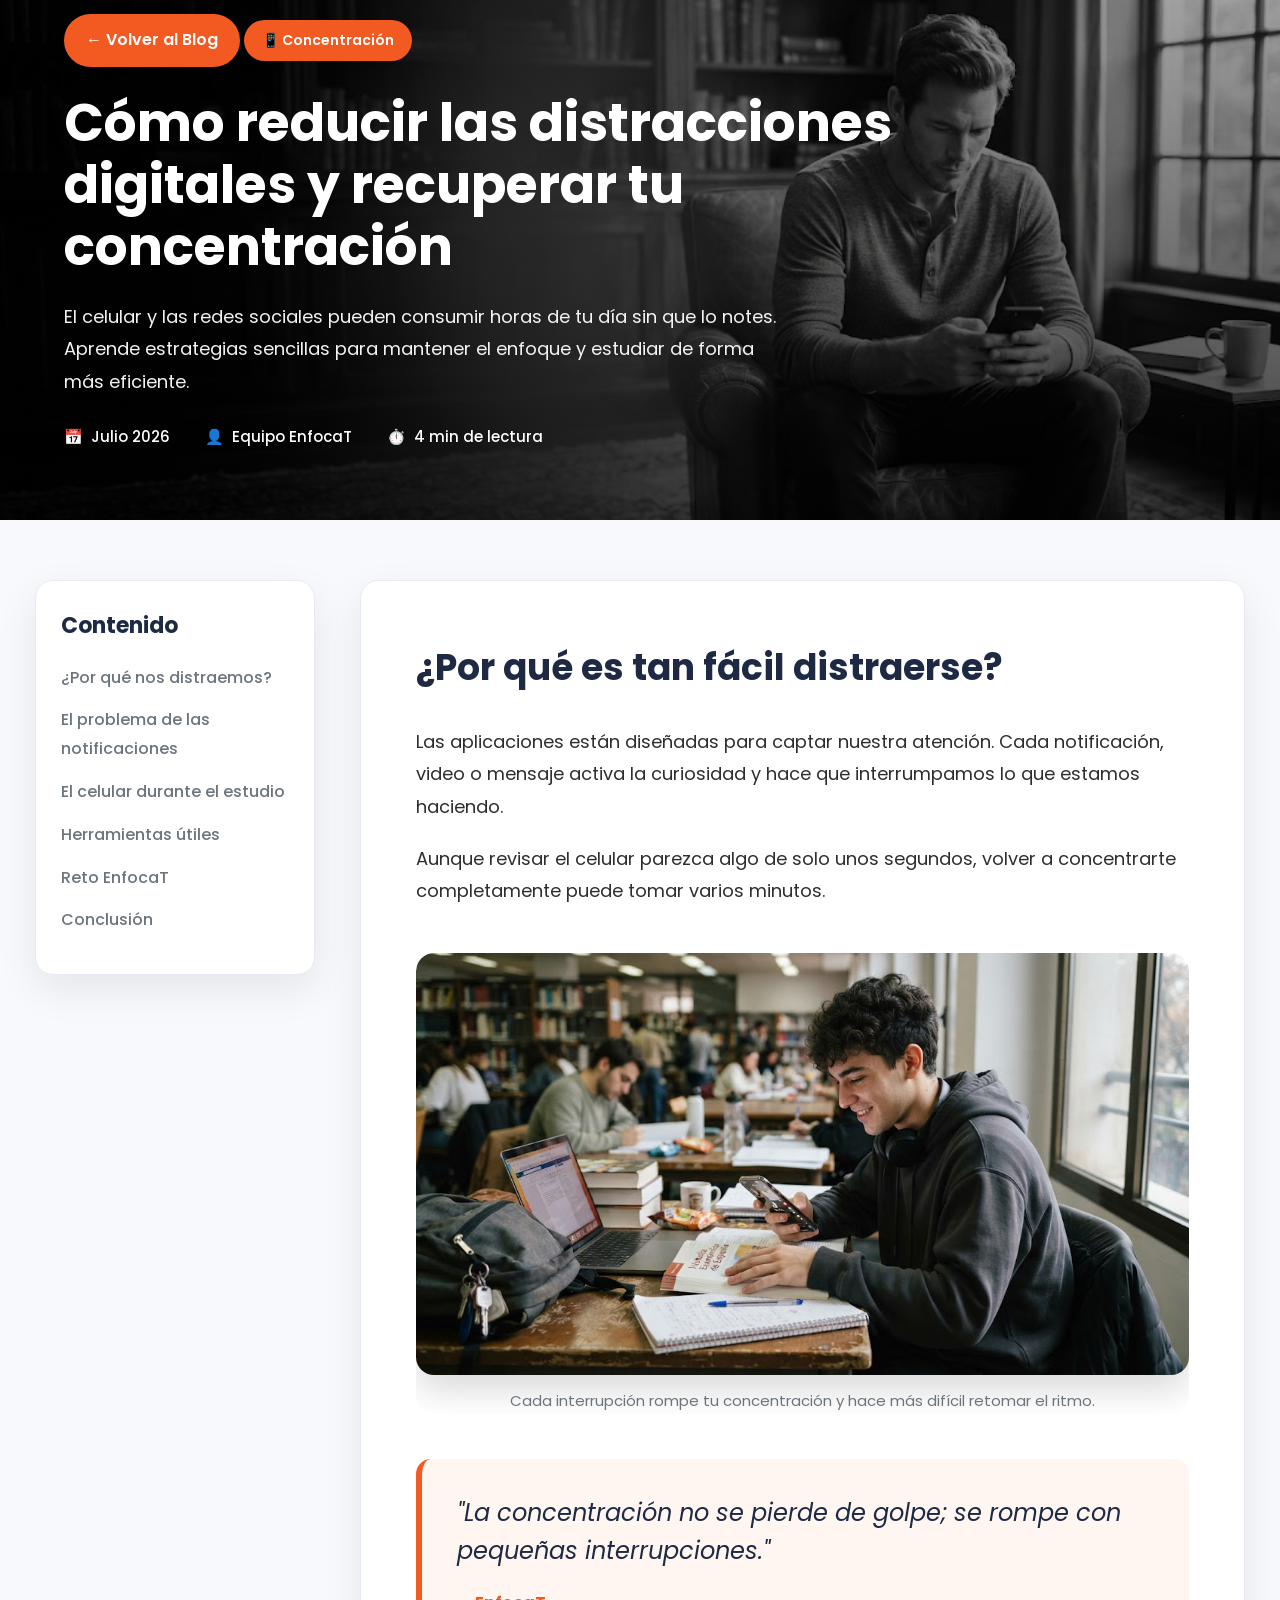
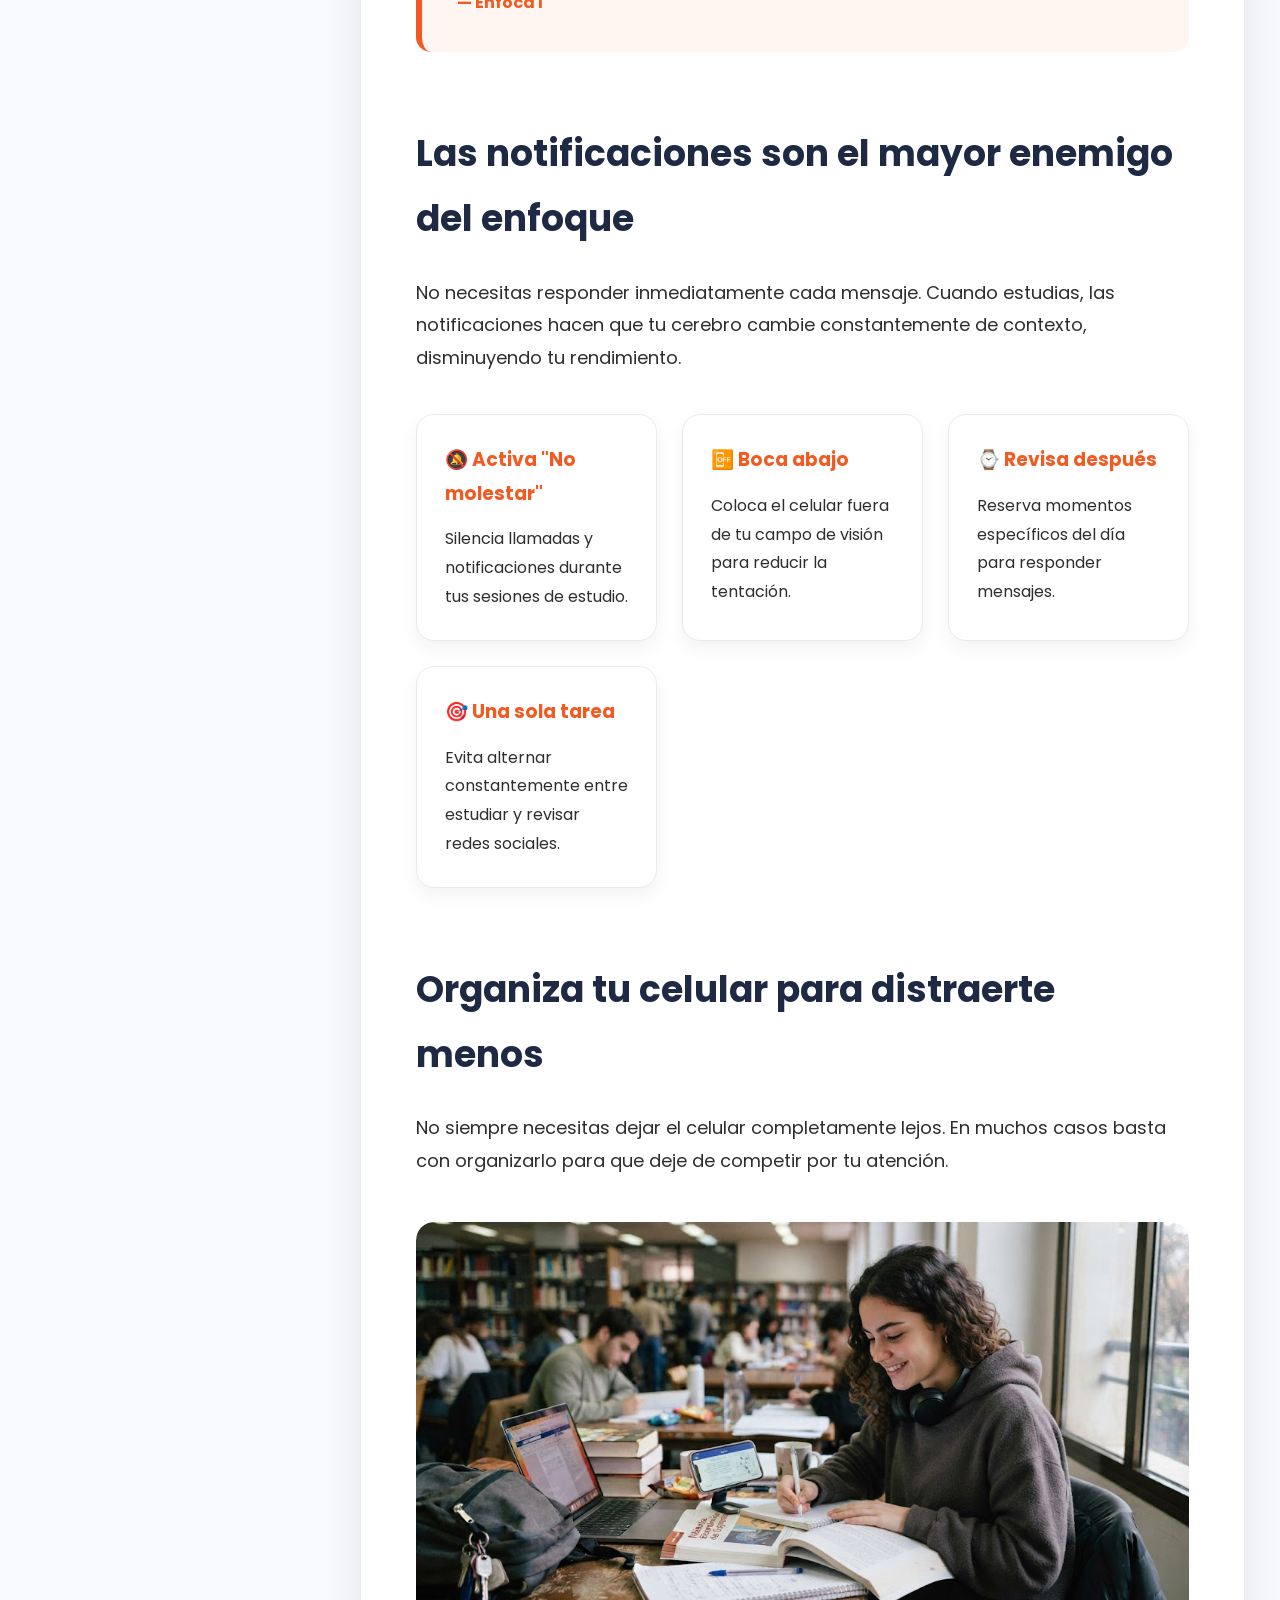
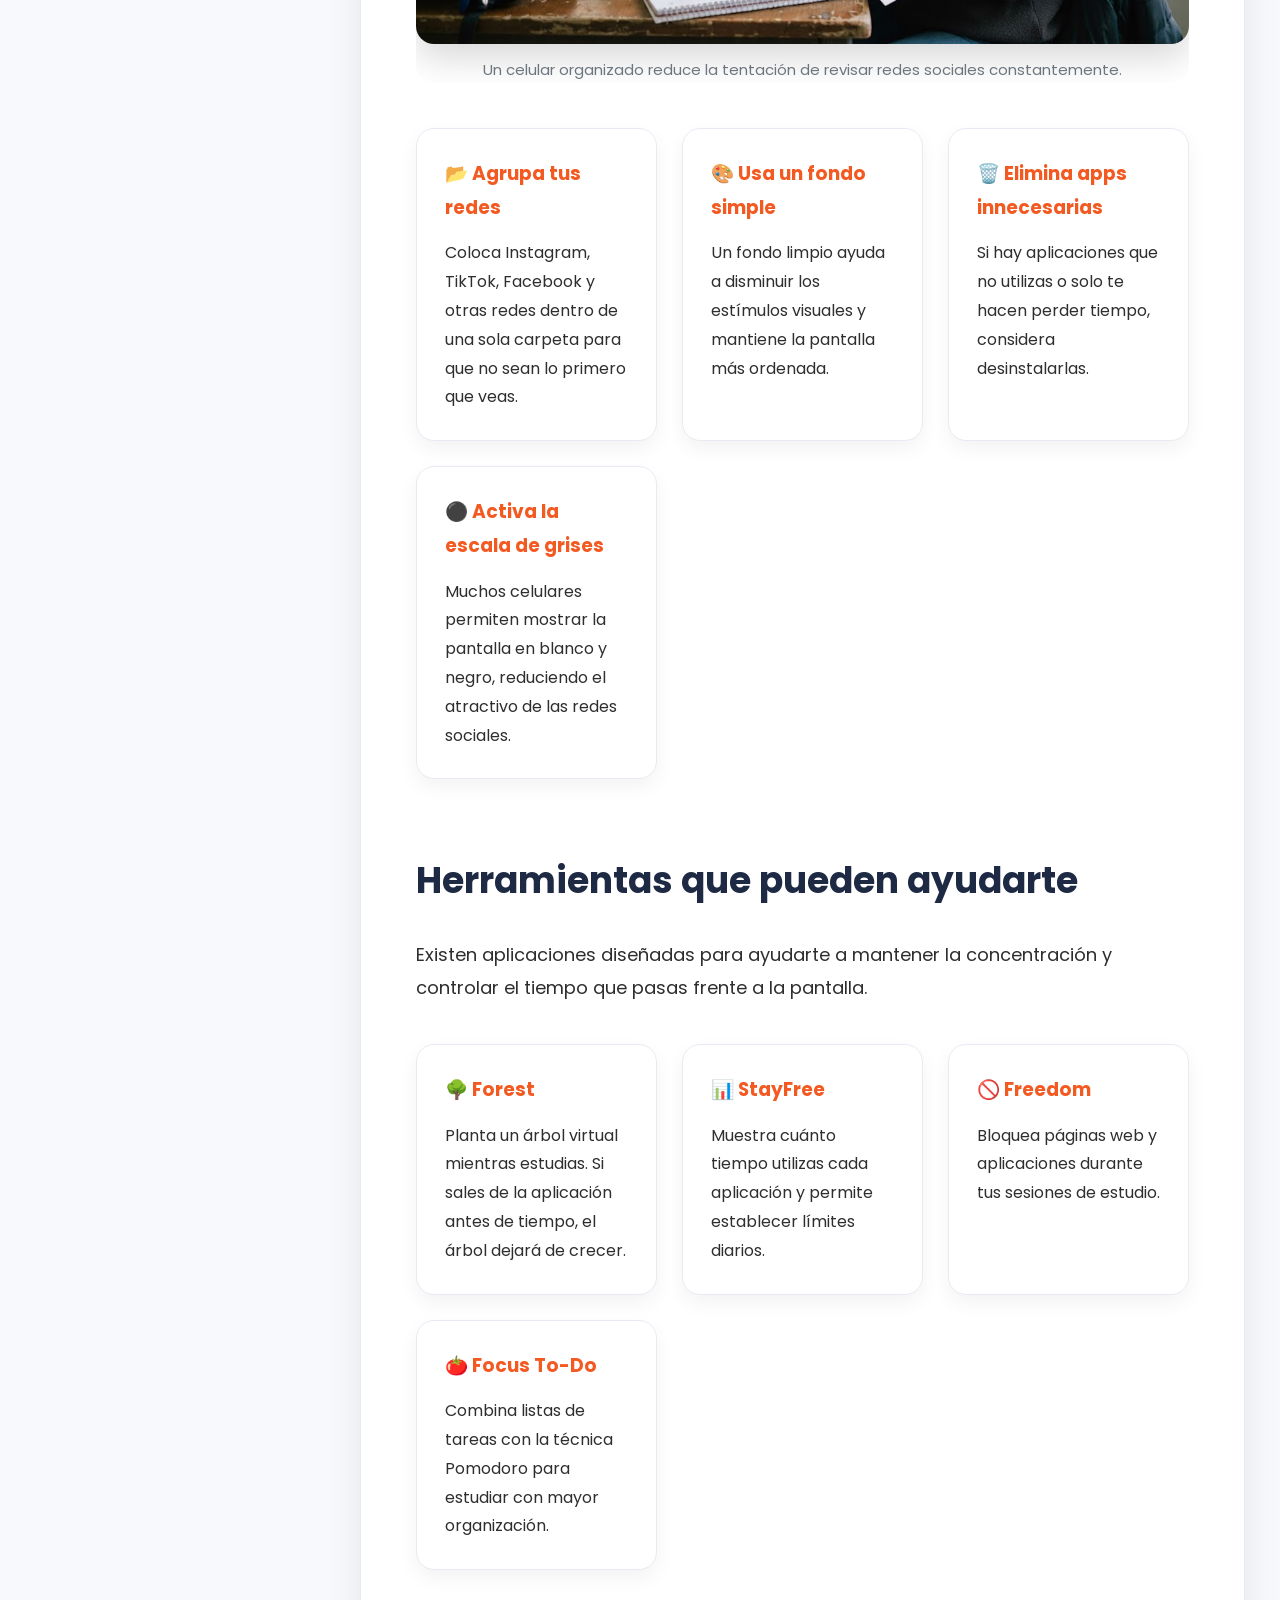
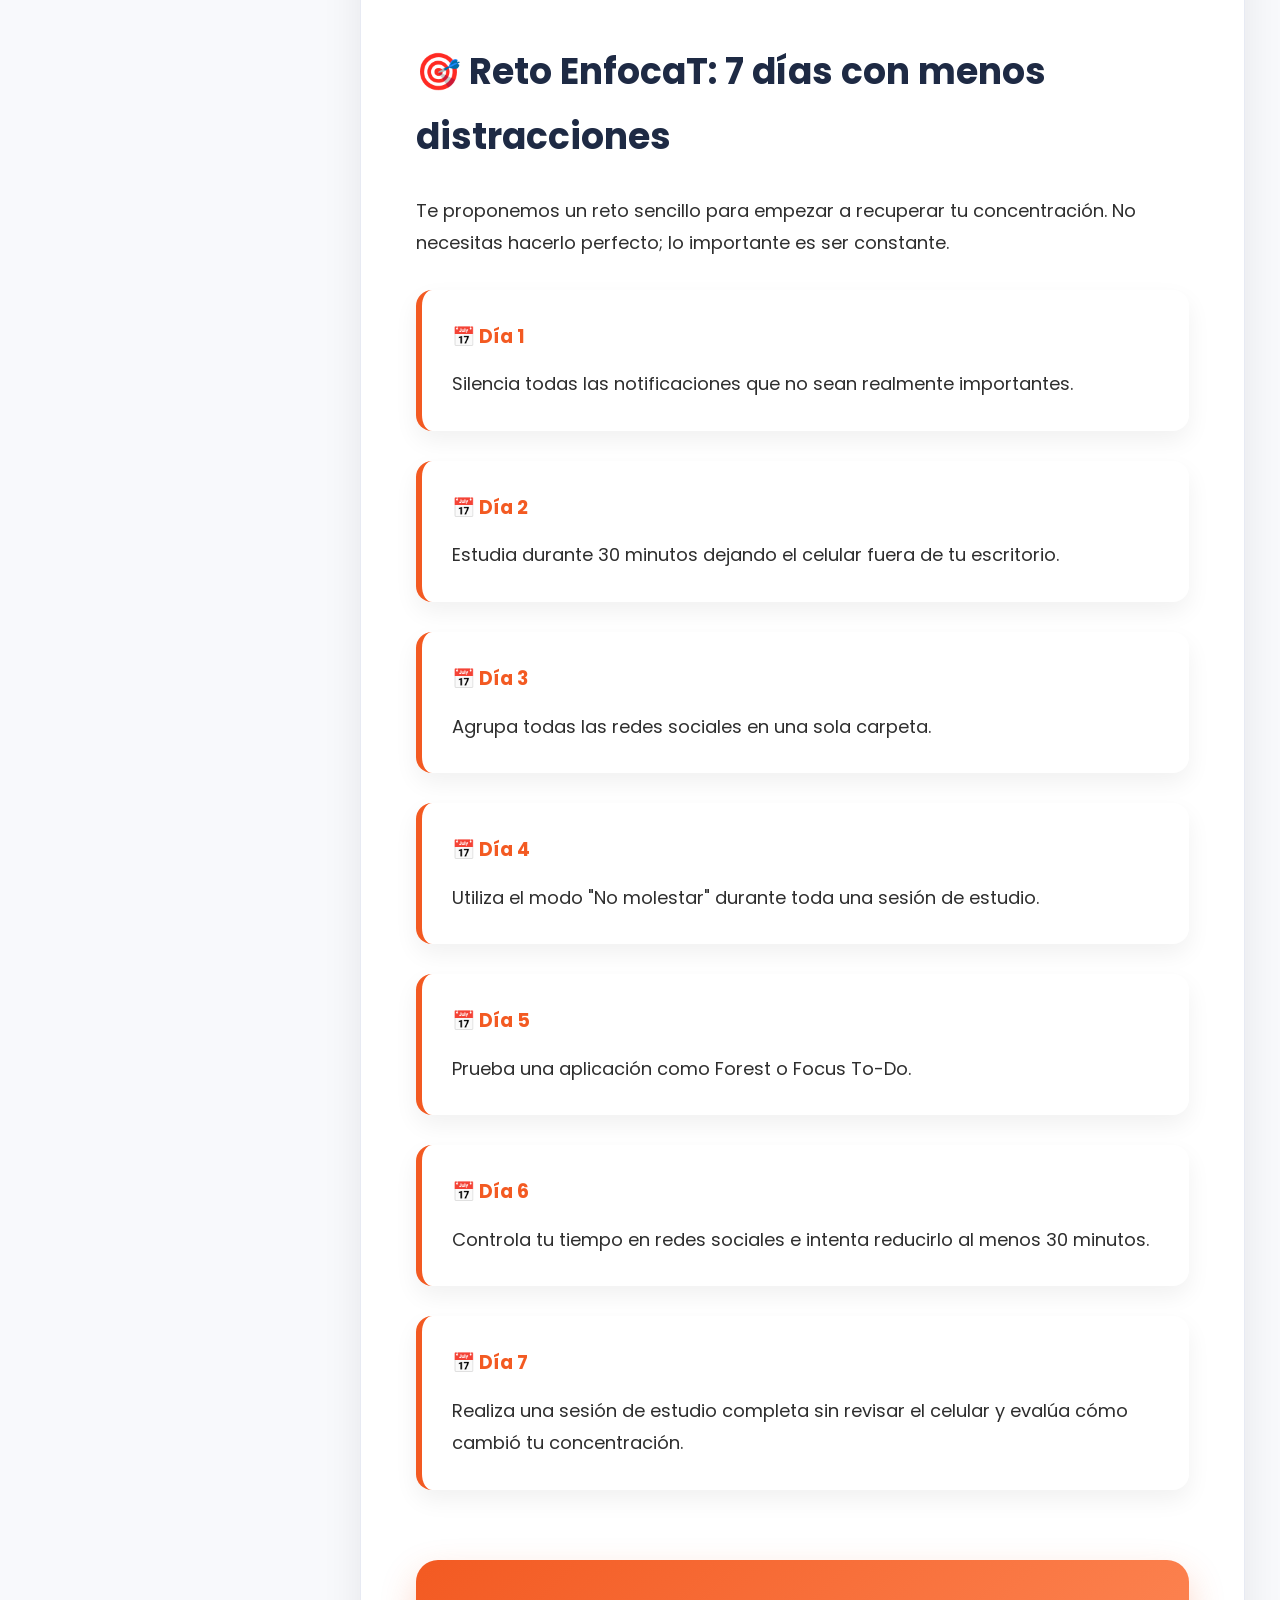
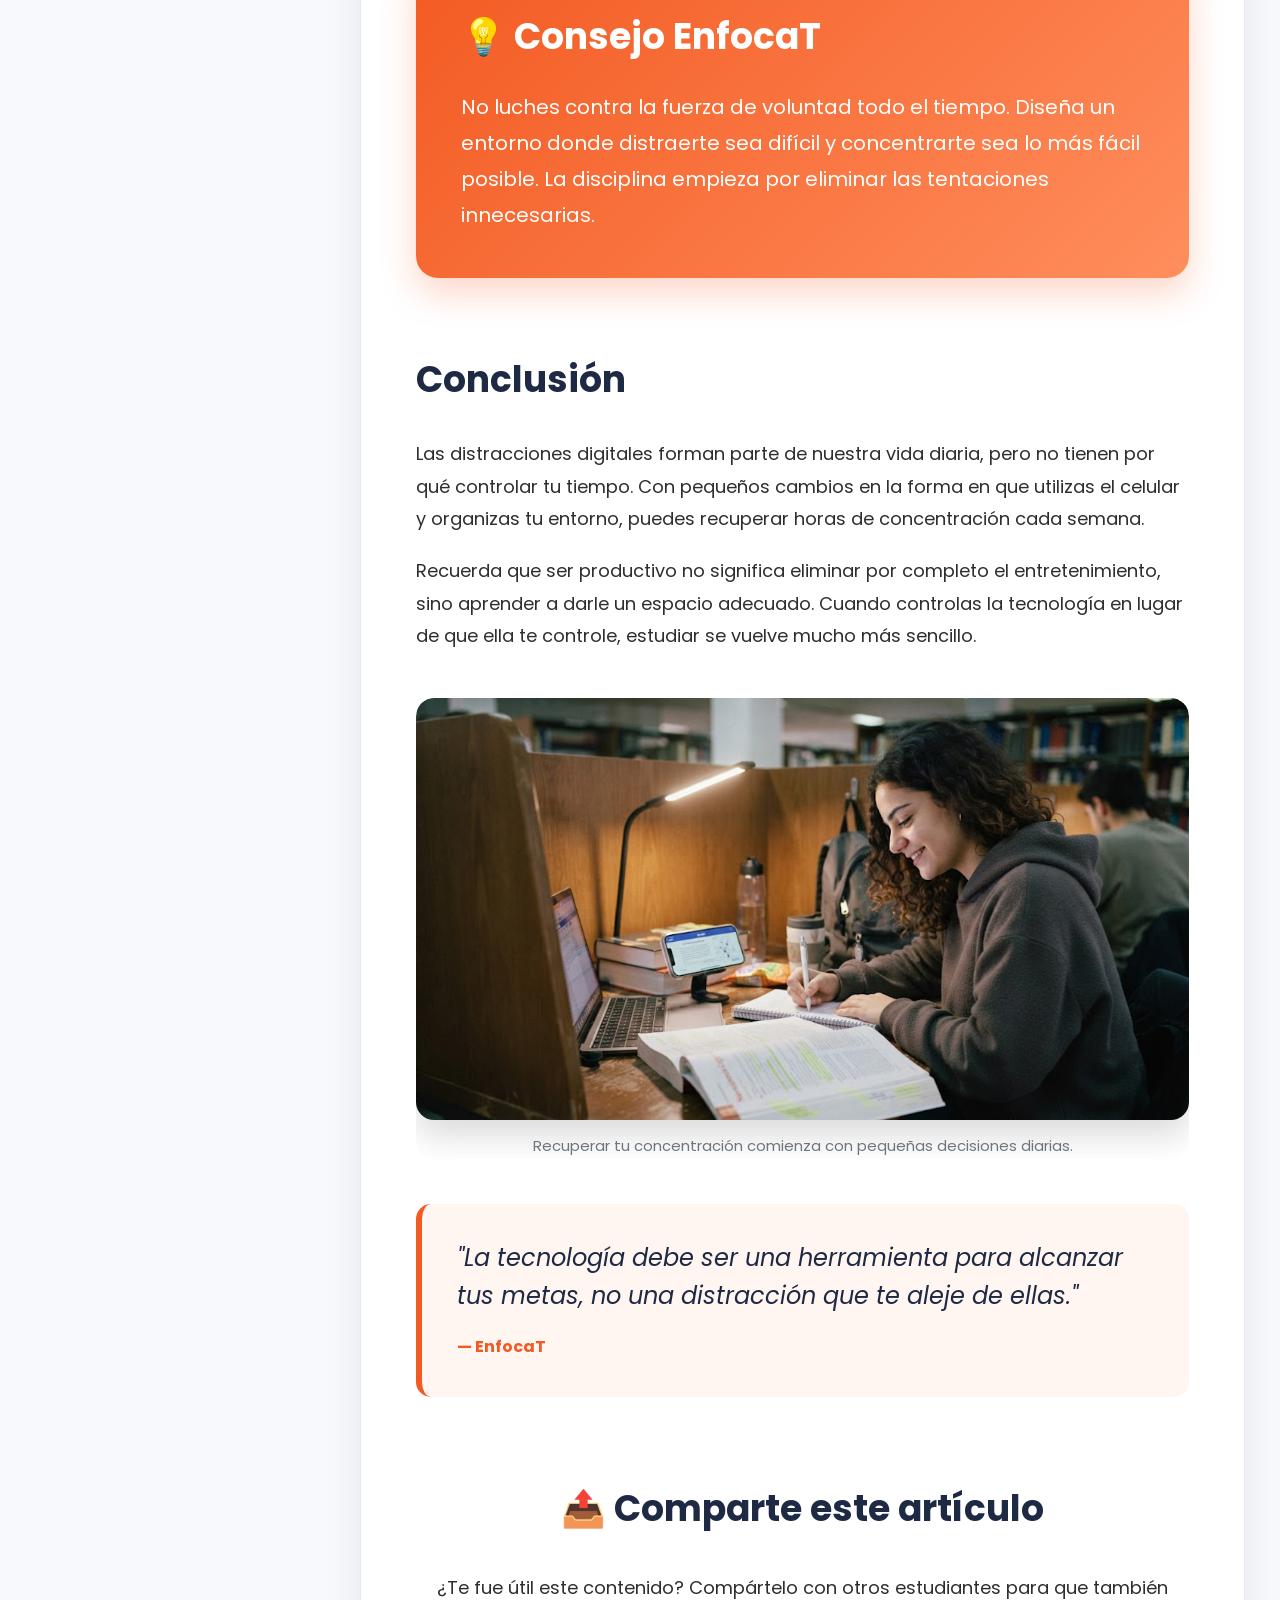
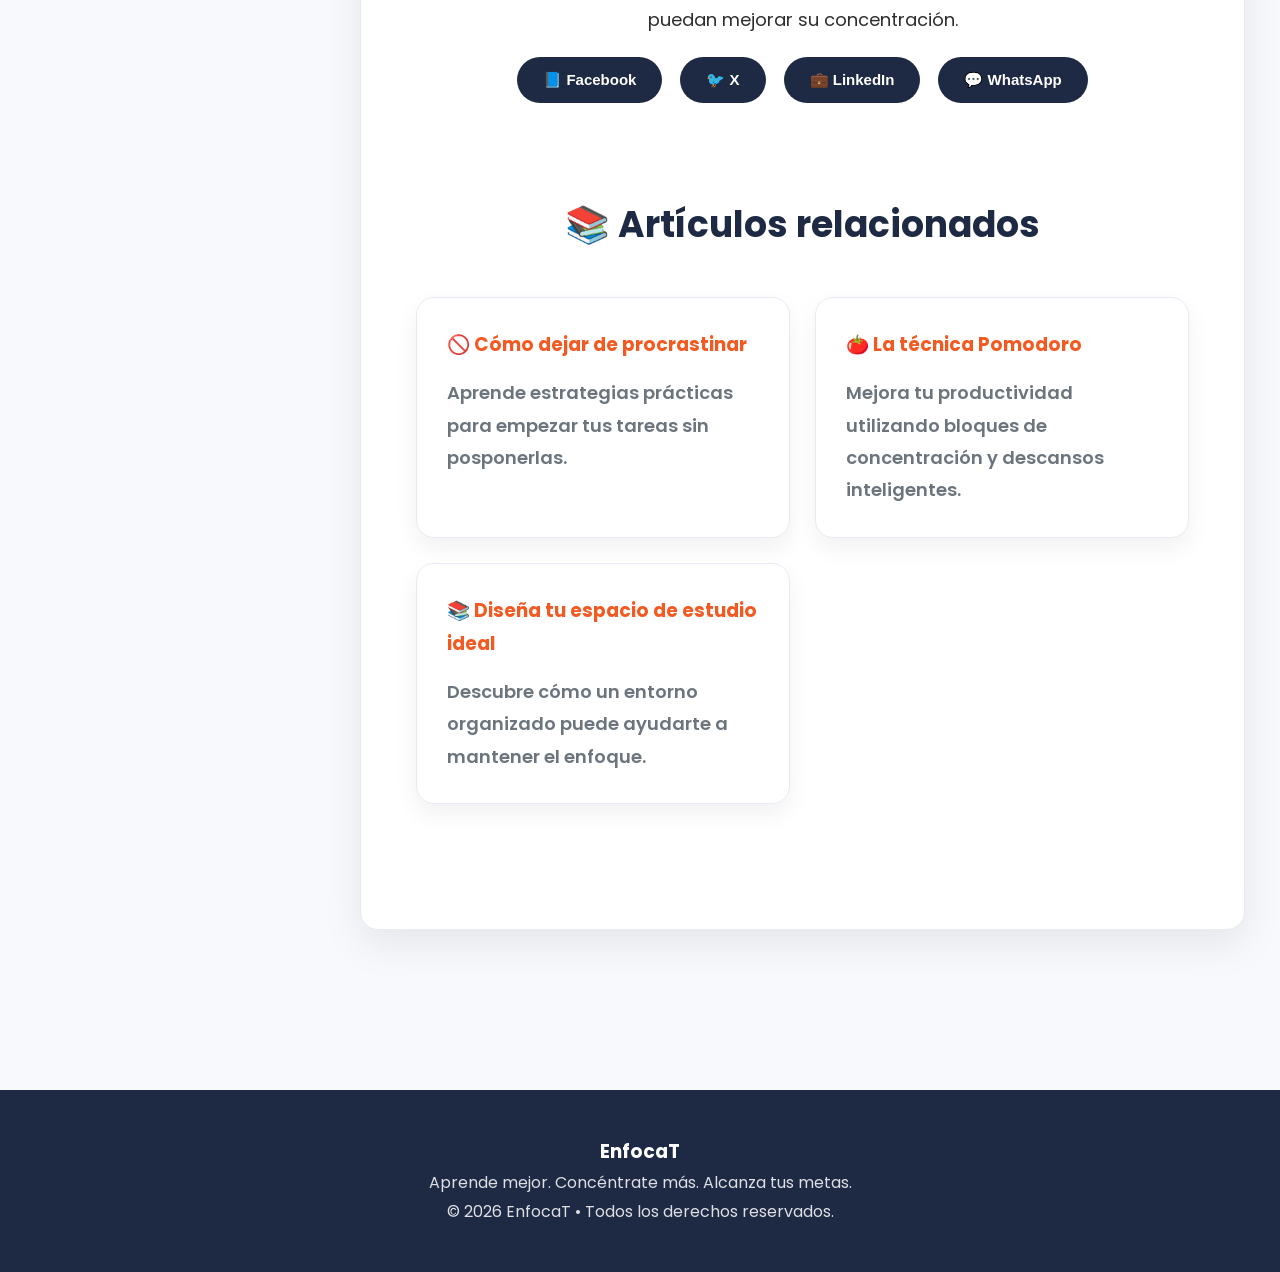
<file: distracciones.html>
<!DOCTYPE html>
<html lang="es">

<head>

<meta charset="UTF-8">

<meta name="viewport" content="width=device-width, initial-scale=1.0">

<title>Cómo reducir las distracciones digitales | EnfocaT</title>

<link rel="stylesheet" href="articulo.css">

<link rel="preconnect" href="https://fonts.googleapis.com">

<link rel="preconnect" href="https://fonts.gstatic.com" crossorigin>

<link href="https://fonts.googleapis.com/css2?family=Poppins:wght@300;400;500;600;700;800&display=swap" rel="stylesheet">

</head>

<body>

<div id="progress-bar"></div>

<header class="hero">

<img src="assets/DIGITALES.jpg" alt="Distracciones digitales">

<div class="overlay"></div>

<div class="hero-content">

<a href="blog.html" class="volver">

← Volver al Blog

</a>

<span class="categoria">

📱 Concentración

</span>

<h1>

Cómo reducir las distracciones digitales y recuperar tu concentración

</h1>

<p class="descripcion">

El celular y las redes sociales pueden consumir horas de tu día sin que lo notes. Aprende estrategias sencillas para mantener el enfoque y estudiar de forma más eficiente.

</p>

<div class="meta">

<div>

📅 <span>Julio 2026</span>

</div>

<div>

👤 <span>Equipo EnfocaT</span>

</div>

<div>

⏱️ <span id="reading-time">Calculando...</span>

</div>

</div>

</div>

</header>

<div class="contenedor">

<aside class="sidebar">

<h3>Contenido</h3>

<ul>

<li><a href="#porque">¿Por qué nos distraemos?</a></li>

<li><a href="#notificaciones">El problema de las notificaciones</a></li>

<li><a href="#celular">El celular durante el estudio</a></li>

<li><a href="#herramientas">Herramientas útiles</a></li>

<li><a href="#reto">Reto EnfocaT</a></li>

<li><a href="#conclusion">Conclusión</a></li>

</ul>

</aside>

<main class="articulo">

<section id="porque">

<h2>

¿Por qué es tan fácil distraerse?

</h2>

<p>

Las aplicaciones están diseñadas para captar nuestra atención. Cada notificación, video o mensaje activa la curiosidad y hace que interrumpamos lo que estamos haciendo.

</p>

<p>

Aunque revisar el celular parezca algo de solo unos segundos, volver a concentrarte completamente puede tomar varios minutos.

</p>

<figure class="imagen">

<img src="assets/DISTRACCIONES-Y-CELULAR.jpg" alt="Celular y distracciones">

<figcaption>

Cada interrupción rompe tu concentración y hace más difícil retomar el ritmo.

</figcaption>

</figure>

<div class="quote">

<p>

"La concentración no se pierde de golpe; se rompe con pequeñas interrupciones."

</p>

<span>

— EnfocaT

</span>

</div>

</section>

<section id="notificaciones">

<h2>

Las notificaciones son el mayor enemigo del enfoque

</h2>

<p>

No necesitas responder inmediatamente cada mensaje. Cuando estudias, las notificaciones hacen que tu cerebro cambie constantemente de contexto, disminuyendo tu rendimiento.

</p>

<div class="cards-grid">

<div class="card-info">

<h3>🔕 Activa "No molestar"</h3>

<p>

Silencia llamadas y notificaciones durante tus sesiones de estudio.

</p>

</div>

<div class="card-info">

<h3>📴 Boca abajo</h3>

<p>

Coloca el celular fuera de tu campo de visión para reducir la tentación.

</p>

</div>

<div class="card-info">

<h3>⌚ Revisa después</h3>

<p>

Reserva momentos específicos del día para responder mensajes.

</p>

</div>

<div class="card-info">

<h3>🎯 Una sola tarea</h3>

<p>

Evita alternar constantemente entre estudiar y revisar redes sociales.

</p>

</div>

</div>

</section>

<section id="celular">

<h2>Organiza tu celular para distraerte menos</h2>

<p>

No siempre necesitas dejar el celular completamente lejos. En muchos casos basta con organizarlo para que deje de competir por tu atención.

</p>

<figure class="imagen">

<img src="assets/USOS.jpg" alt="Celular organizado">

<figcaption>

Un celular organizado reduce la tentación de revisar redes sociales constantemente.

</figcaption>

</figure>

<div class="cards-grid">

<div class="card-info">

<h3>📂 Agrupa tus redes</h3>

<p>

Coloca Instagram, TikTok, Facebook y otras redes dentro de una sola carpeta para que no sean lo primero que veas.

</p>

</div>

<div class="card-info">

<h3>🎨 Usa un fondo simple</h3>

<p>

Un fondo limpio ayuda a disminuir los estímulos visuales y mantiene la pantalla más ordenada.

</p>

</div>

<div class="card-info">

<h3>🗑️ Elimina apps innecesarias</h3>

<p>

Si hay aplicaciones que no utilizas o solo te hacen perder tiempo, considera desinstalarlas.

</p>

</div>

<div class="card-info">

<h3>⚫ Activa la escala de grises</h3>

<p>

Muchos celulares permiten mostrar la pantalla en blanco y negro, reduciendo el atractivo de las redes sociales.

</p>

</div>

</div>

</section>

<section id="herramientas">

<h2>Herramientas que pueden ayudarte</h2>

<p>

Existen aplicaciones diseñadas para ayudarte a mantener la concentración y controlar el tiempo que pasas frente a la pantalla.

</p>

<div class="cards-grid">

<div class="card-info">

<h3>🌳 Forest</h3>

<p>

Planta un árbol virtual mientras estudias. Si sales de la aplicación antes de tiempo, el árbol dejará de crecer.

</p>

</div>

<div class="card-info">

<h3>📊 StayFree</h3>

<p>

Muestra cuánto tiempo utilizas cada aplicación y permite establecer límites diarios.

</p>

</div>

<div class="card-info">

<h3>🚫 Freedom</h3>

<p>

Bloquea páginas web y aplicaciones durante tus sesiones de estudio.

</p>

</div>

<div class="card-info">

<h3>🍅 Focus To-Do</h3>

<p>

Combina listas de tareas con la técnica Pomodoro para estudiar con mayor organización.

</p>

</div>

</div>

</section>

<section id="reto">

<h2>🎯 Reto EnfocaT: 7 días con menos distracciones</h2>

<p>

Te proponemos un reto sencillo para empezar a recuperar tu concentración. No necesitas hacerlo perfecto; lo importante es ser constante.

</p>

<div class="tip-box">

<h3>📅 Día 1</h3>

<p>

Silencia todas las notificaciones que no sean realmente importantes.

</p>

</div>

<div class="tip-box">

<h3>📅 Día 2</h3>

<p>

Estudia durante 30 minutos dejando el celular fuera de tu escritorio.

</p>

</div>

<div class="tip-box">

<h3>📅 Día 3</h3>

<p>

Agrupa todas las redes sociales en una sola carpeta.

</p>

</div>

<div class="tip-box">

<h3>📅 Día 4</h3>

<p>

Utiliza el modo "No molestar" durante toda una sesión de estudio.

</p>

</div>

<div class="tip-box">

<h3>📅 Día 5</h3>

<p>

Prueba una aplicación como Forest o Focus To-Do.

</p>

</div>

<div class="tip-box">

<h3>📅 Día 6</h3>

<p>

Controla tu tiempo en redes sociales e intenta reducirlo al menos 30 minutos.

</p>

</div>

<div class="tip-box">

<h3>📅 Día 7</h3>

<p>

Realiza una sesión de estudio completa sin revisar el celular y evalúa cómo cambió tu concentración.

</p>

</div>

<div class="consejo">

<h2>💡 Consejo EnfocaT</h2>

<p>

No luches contra la fuerza de voluntad todo el tiempo. Diseña un entorno donde distraerte sea difícil y concentrarte sea lo más fácil posible. La disciplina empieza por eliminar las tentaciones innecesarias.

</p>

</div>

</section>

<section id="conclusion">

<h2>Conclusión</h2>

<p>

Las distracciones digitales forman parte de nuestra vida diaria, pero no tienen por qué controlar tu tiempo. Con pequeños cambios en la forma en que utilizas el celular y organizas tu entorno, puedes recuperar horas de concentración cada semana.

</p>

<p>

Recuerda que ser productivo no significa eliminar por completo el entretenimiento, sino aprender a darle un espacio adecuado. Cuando controlas la tecnología en lugar de que ella te controle, estudiar se vuelve mucho más sencillo.

</p>

<figure class="imagen">

<img src="assets/Feliz.jpg" alt="Concentración">

<figcaption>

Recuperar tu concentración comienza con pequeñas decisiones diarias.

</figcaption>

</figure>

<div class="quote">

<p>

"La tecnología debe ser una herramienta para alcanzar tus metas, no una distracción que te aleje de ellas."

</p>

<span>

— EnfocaT

</span>

</div>

</section>

<section class="compartir">

<h2>📤 Comparte este artículo</h2>

<p>

¿Te fue útil este contenido? Compártelo con otros estudiantes para que también puedan mejorar su concentración.

</p>

<div class="redes">

<button id="facebook">
📘 Facebook
</button>

<button id="x">
🐦 X
</button>

<button id="linkedin">
💼 LinkedIn
</button>

<button id="whatsapp">
💬 WhatsApp
</button>

</div>

</section>

<section class="relacionados">

<h2>📚 Artículos relacionados</h2>

<div class="articulos-grid">

<a href="procrastinar.html" class="mini-card">

<h3>🚫 Cómo dejar de procrastinar</h3>

<p>

Aprende estrategias prácticas para empezar tus tareas sin posponerlas.

</p>

</a>

<a href="pomodoro.html" class="mini-card">

<h3>🍅 La técnica Pomodoro</h3>

<p>

Mejora tu productividad utilizando bloques de concentración y descansos inteligentes.

</p>

</a>

<a href="espacio-estudio.html" class="mini-card">

<h3>📚 Diseña tu espacio de estudio ideal</h3>

<p>

Descubre cómo un entorno organizado puede ayudarte a mantener el enfoque.

</p>

</a>

</div>

</section>

</main>

</div>

<button id="topBtn">

↑

</button>

<footer class="footer-articulo">

<div class="footer-content">

<h3>EnfocaT</h3>

<p>

Aprende mejor. Concéntrate más. Alcanza tus metas.

</p>

<p>

© 2026 EnfocaT • Todos los derechos reservados.

</p>

</div>

</footer>

<script src="articulo.js"></script>

</body>

</html>
</file>
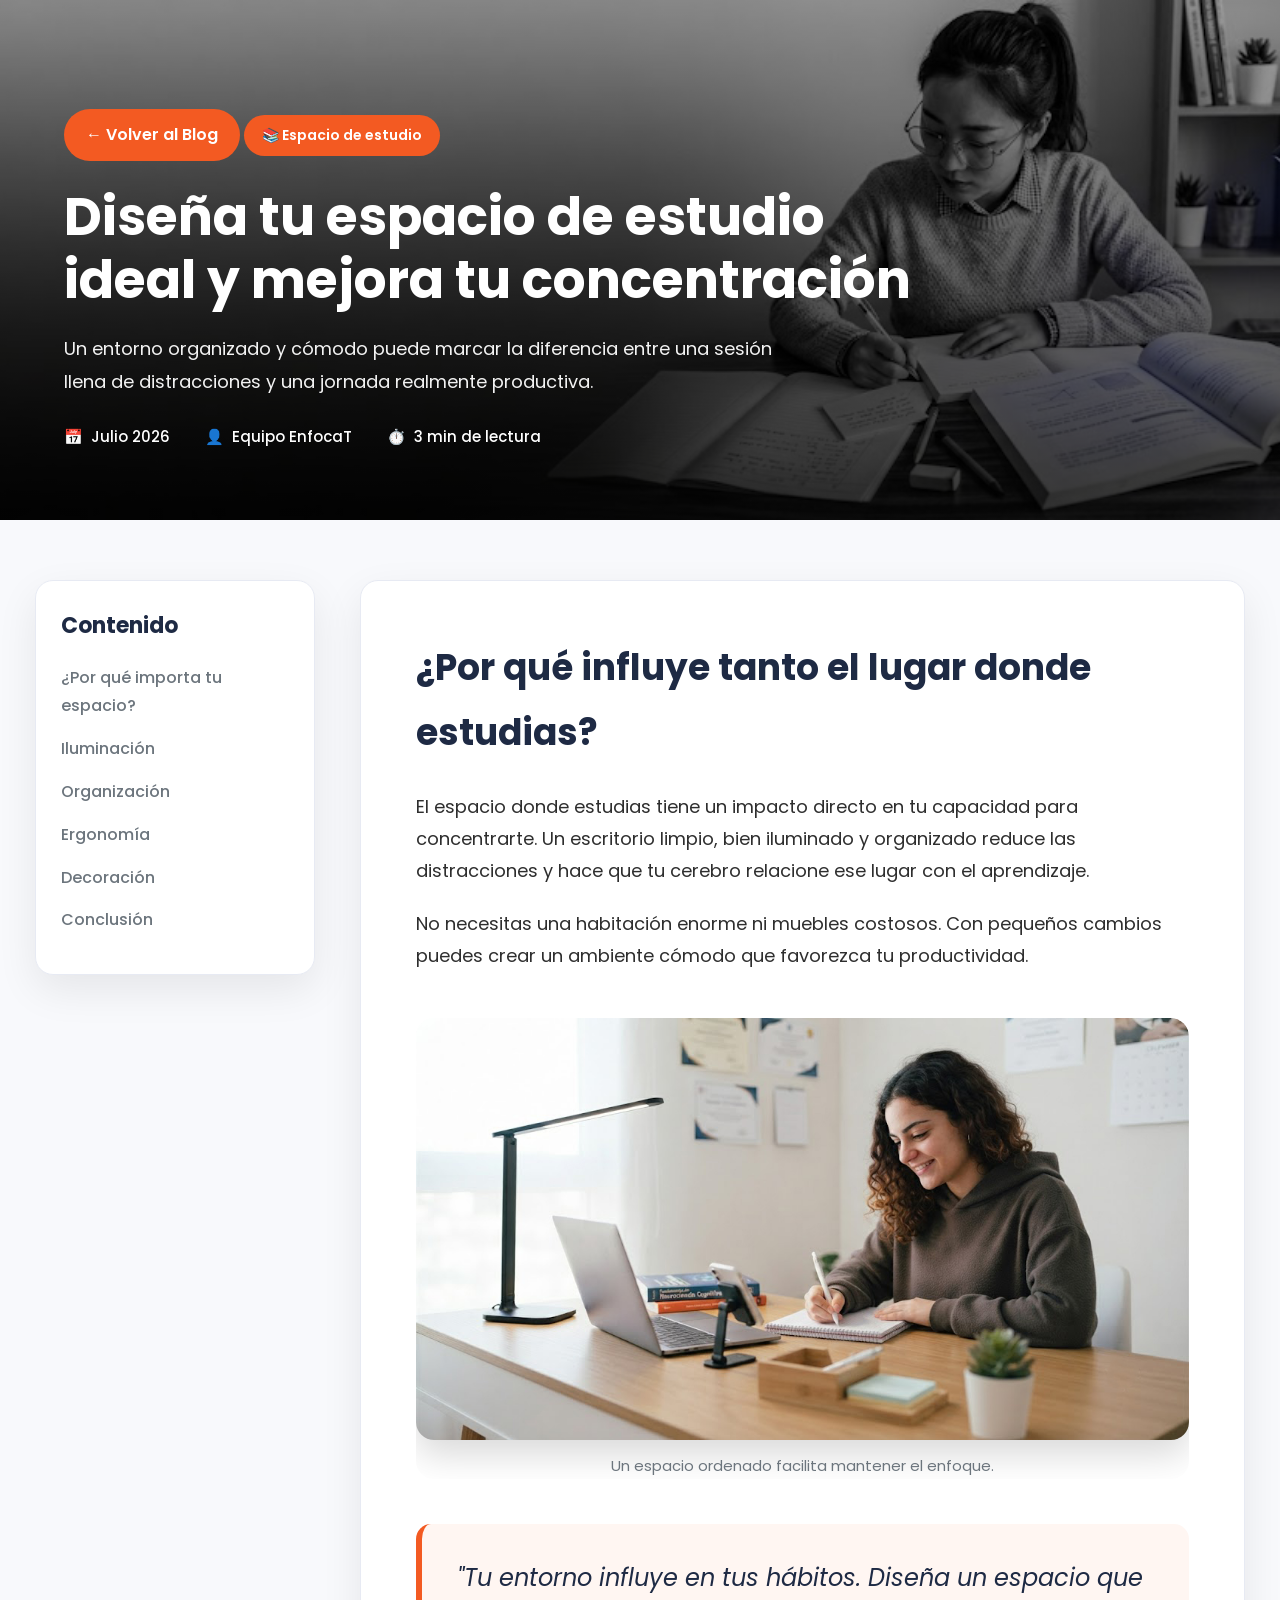
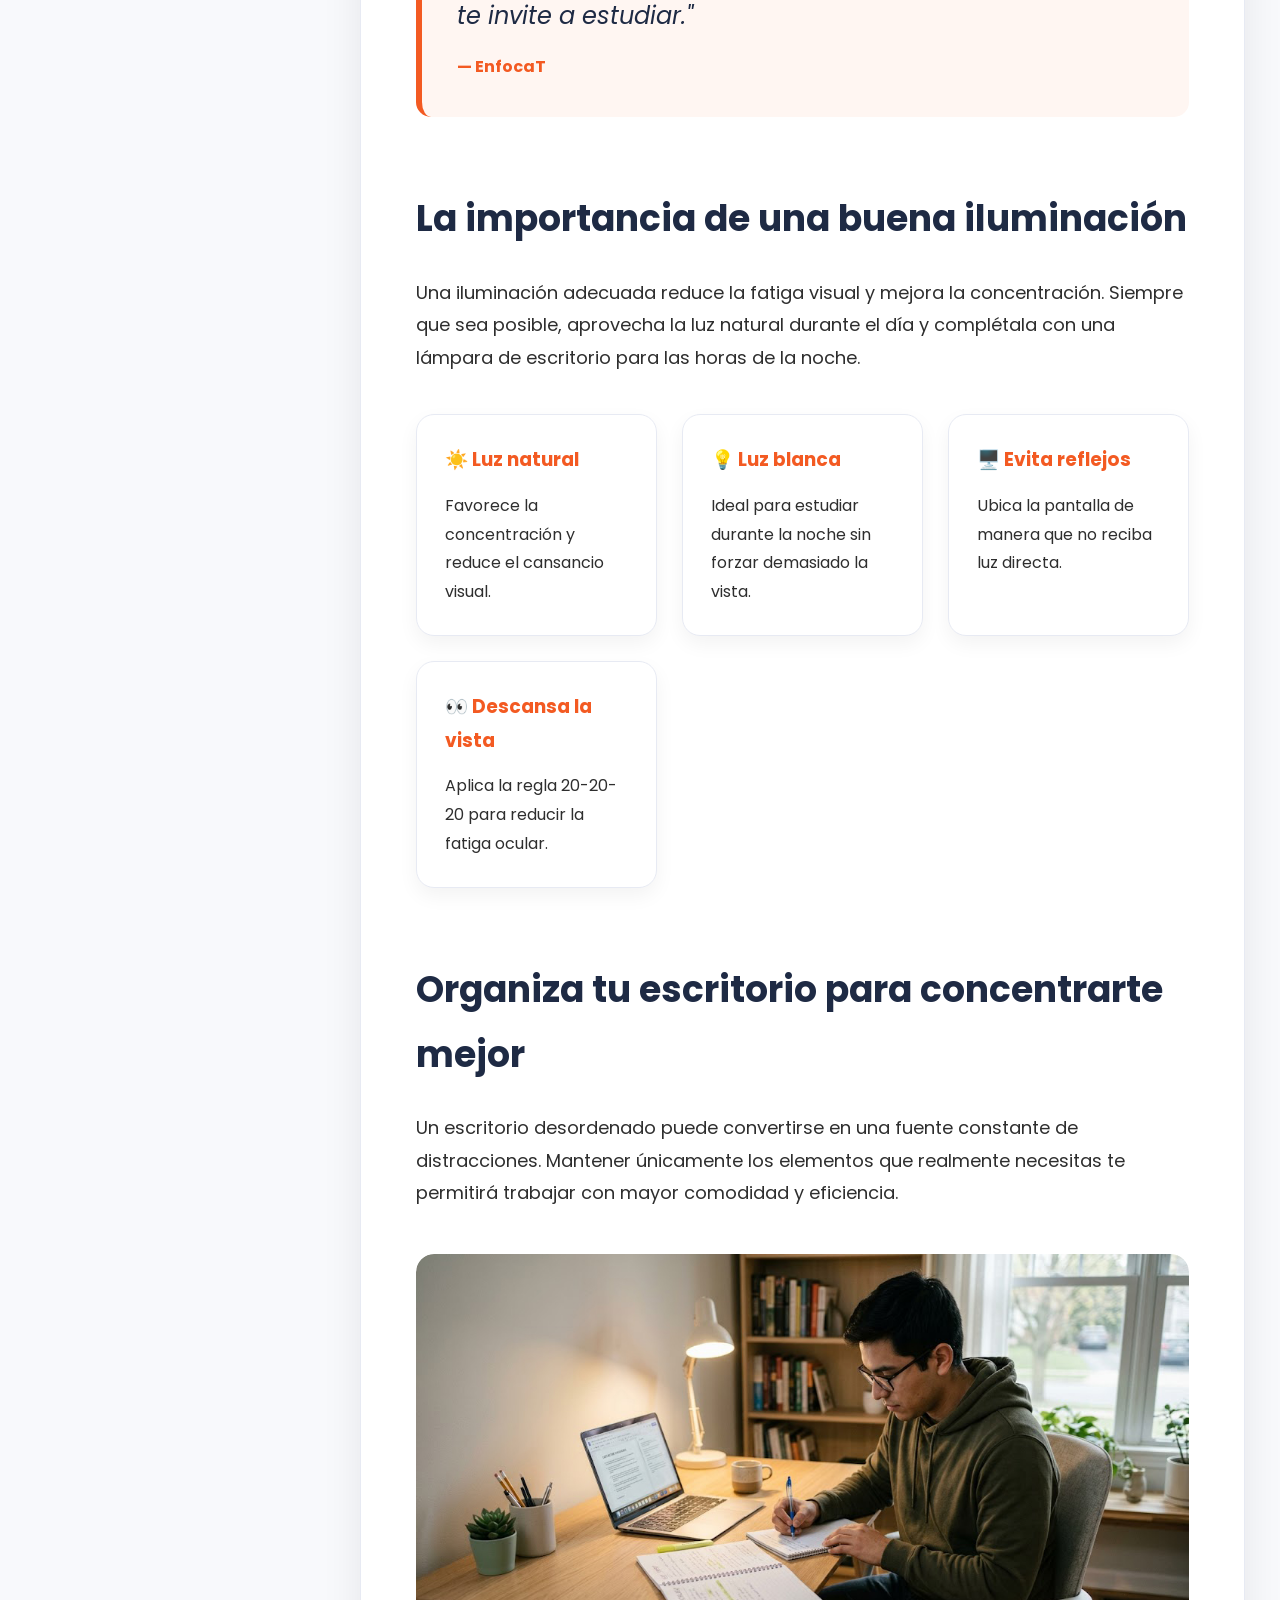
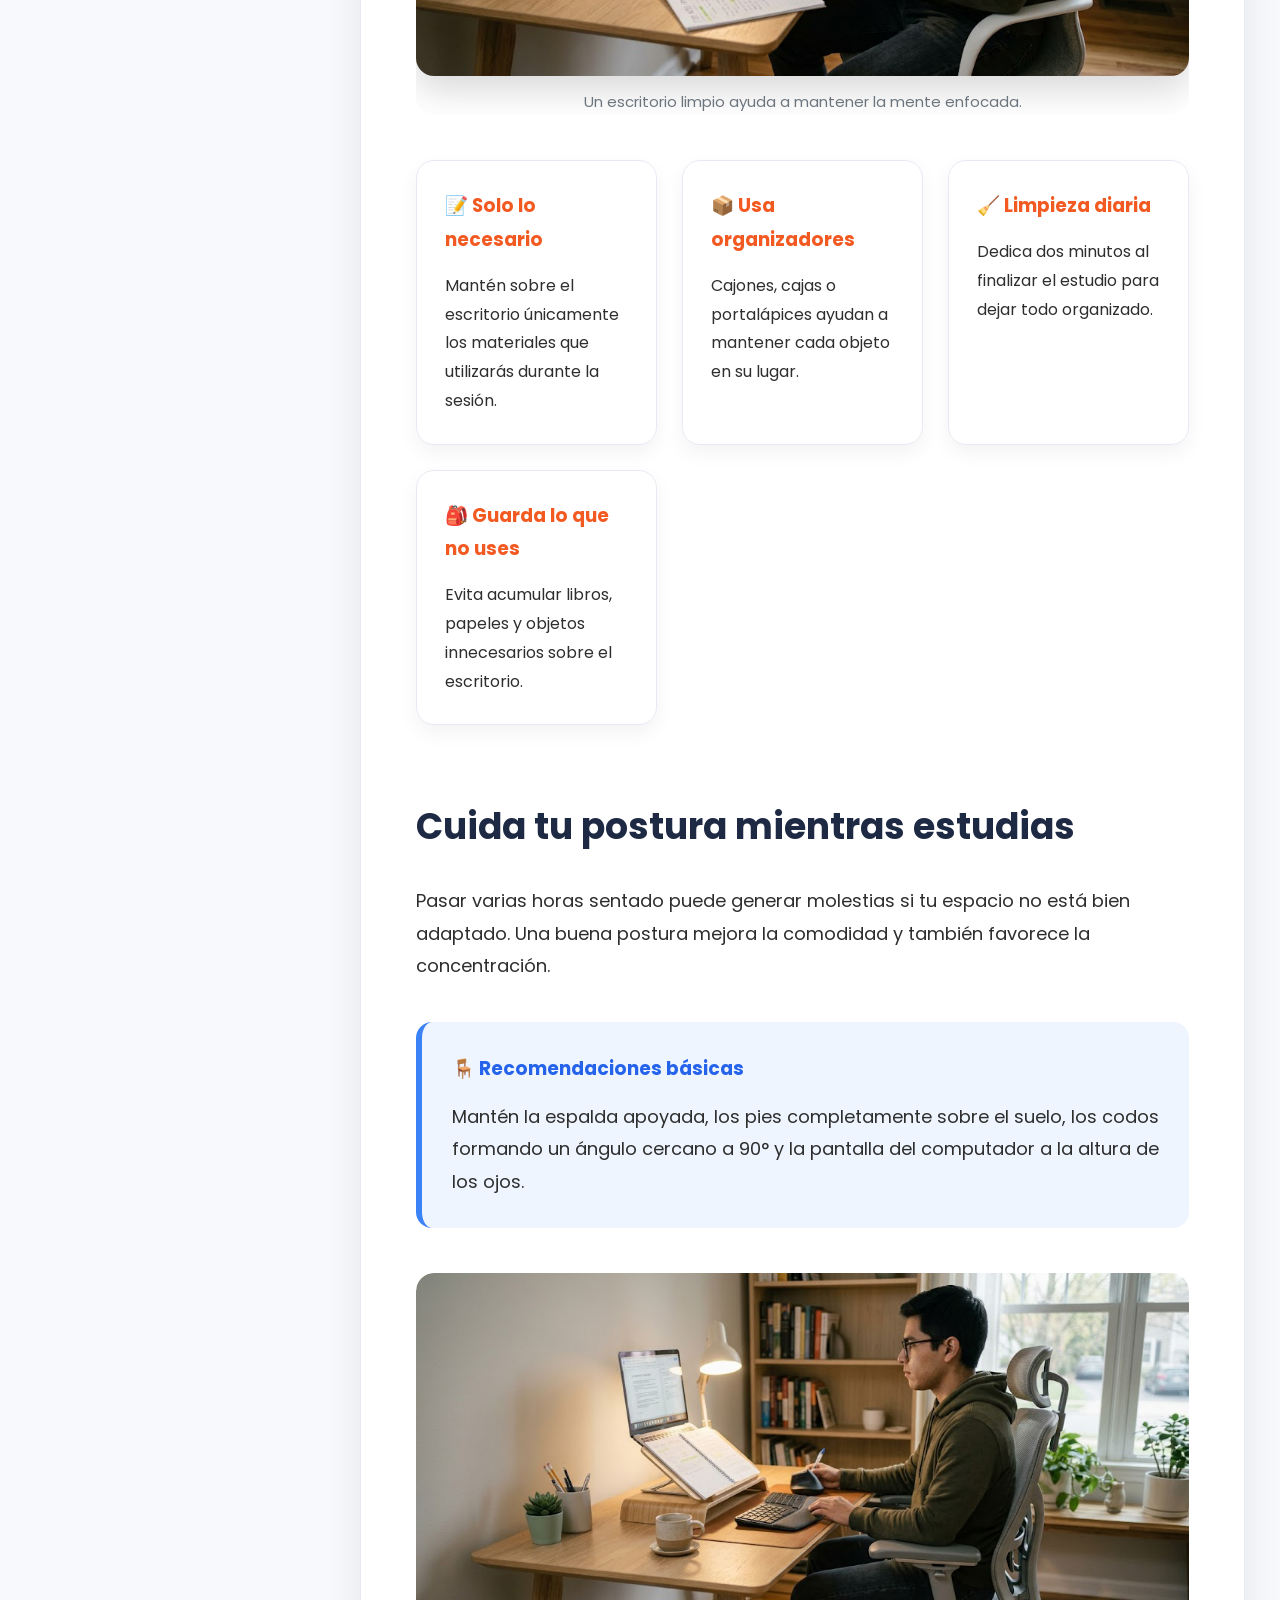
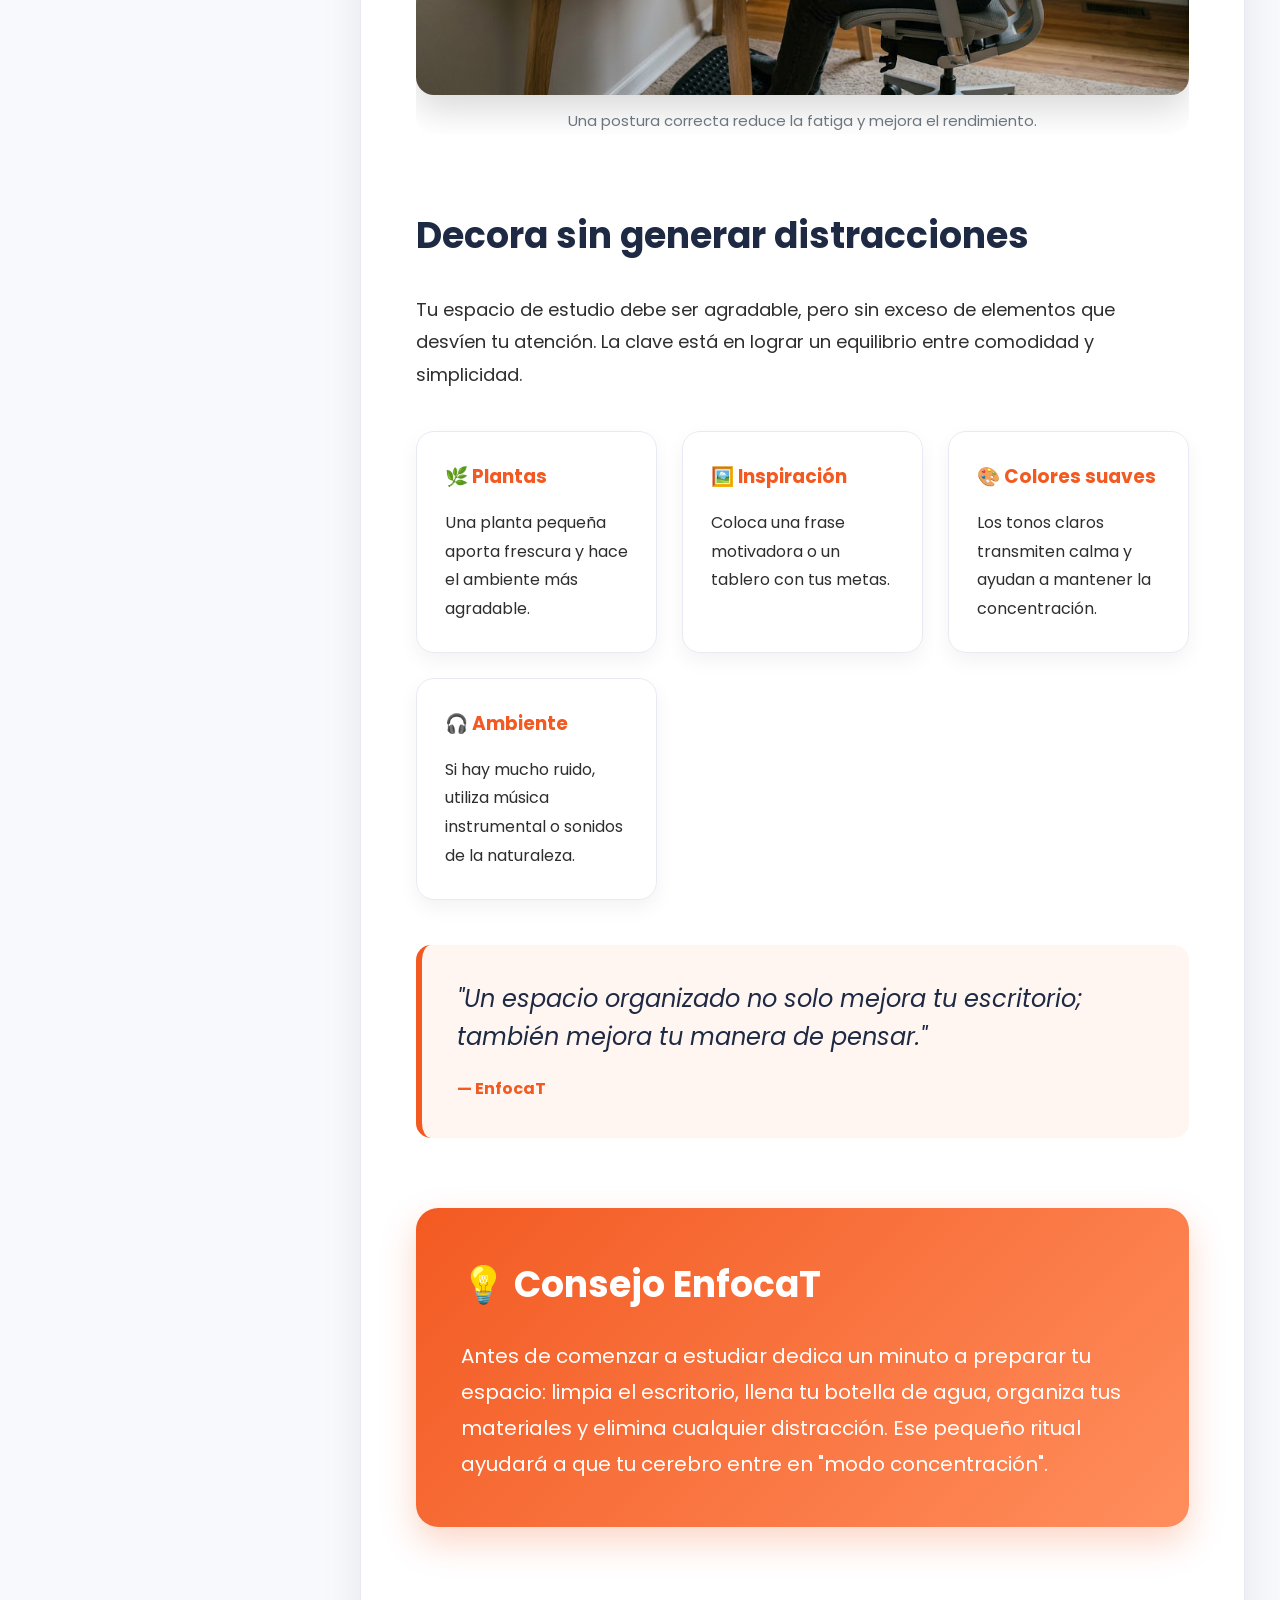
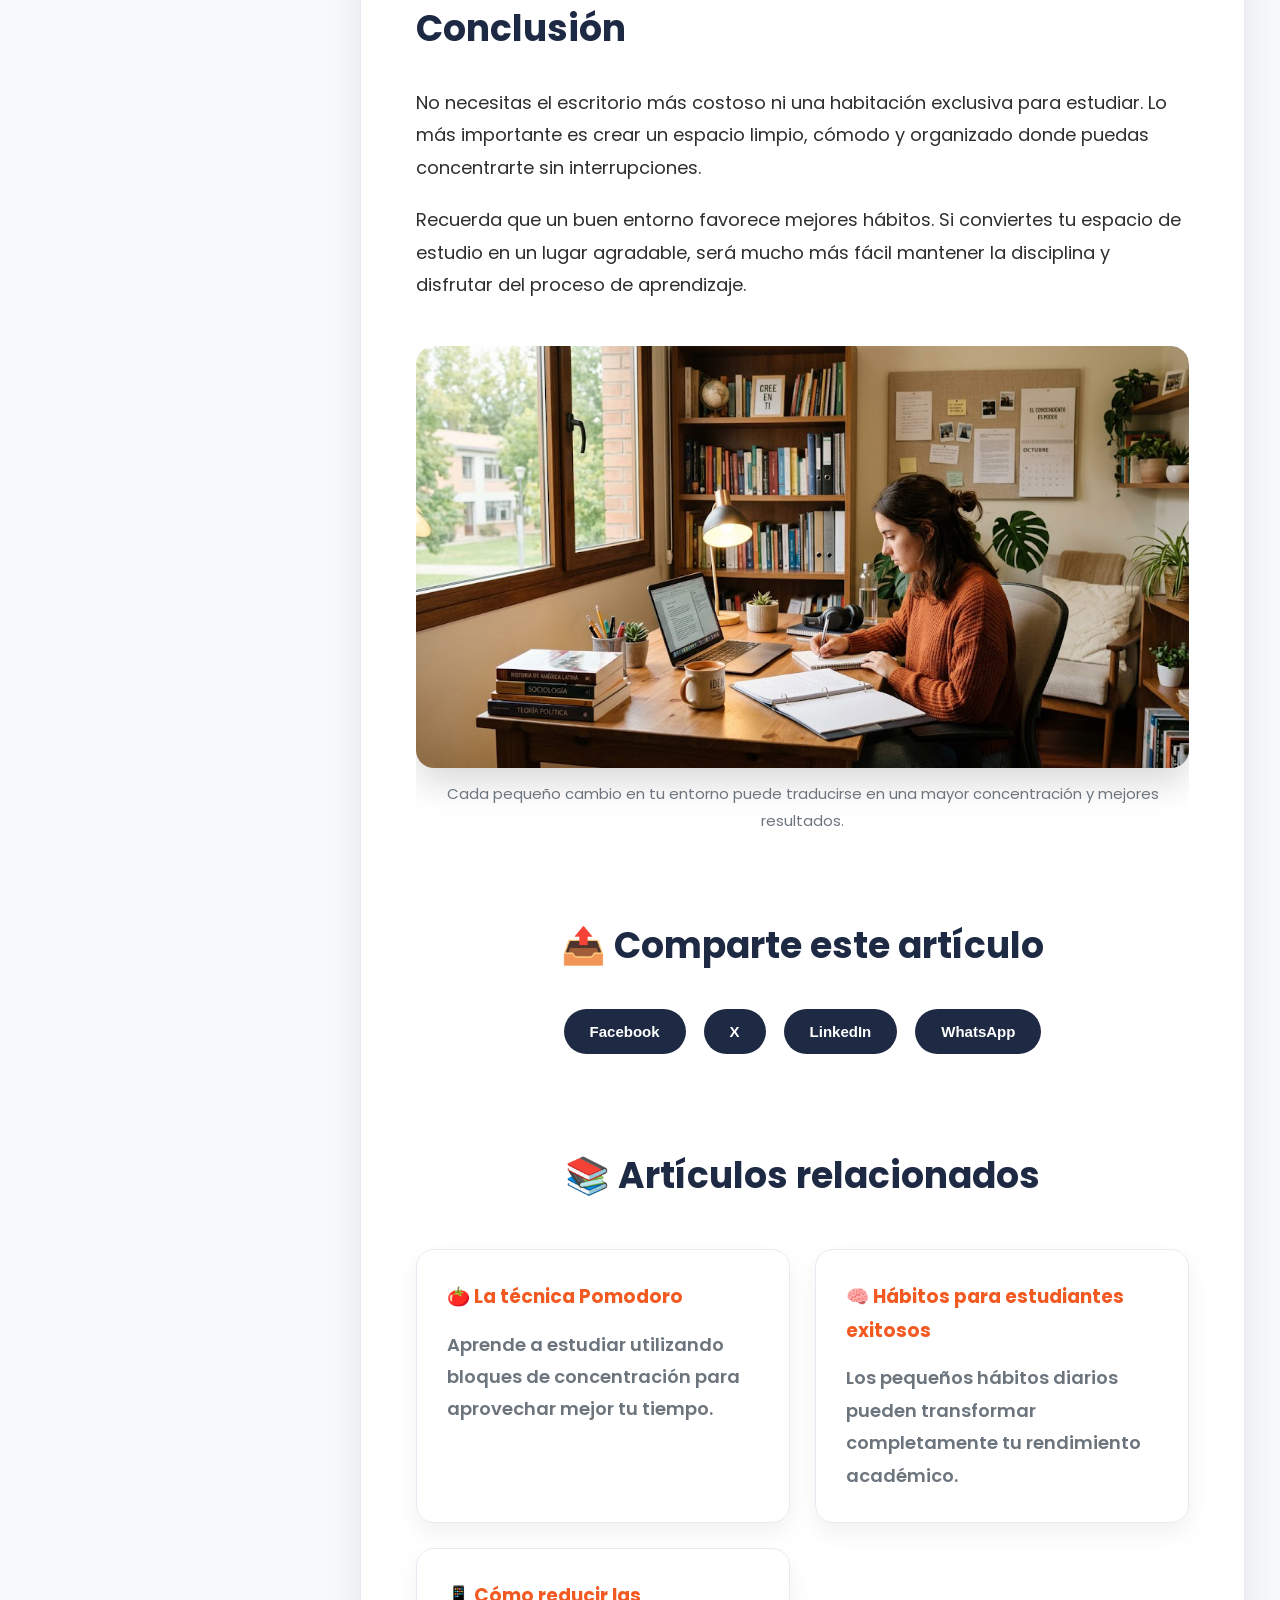
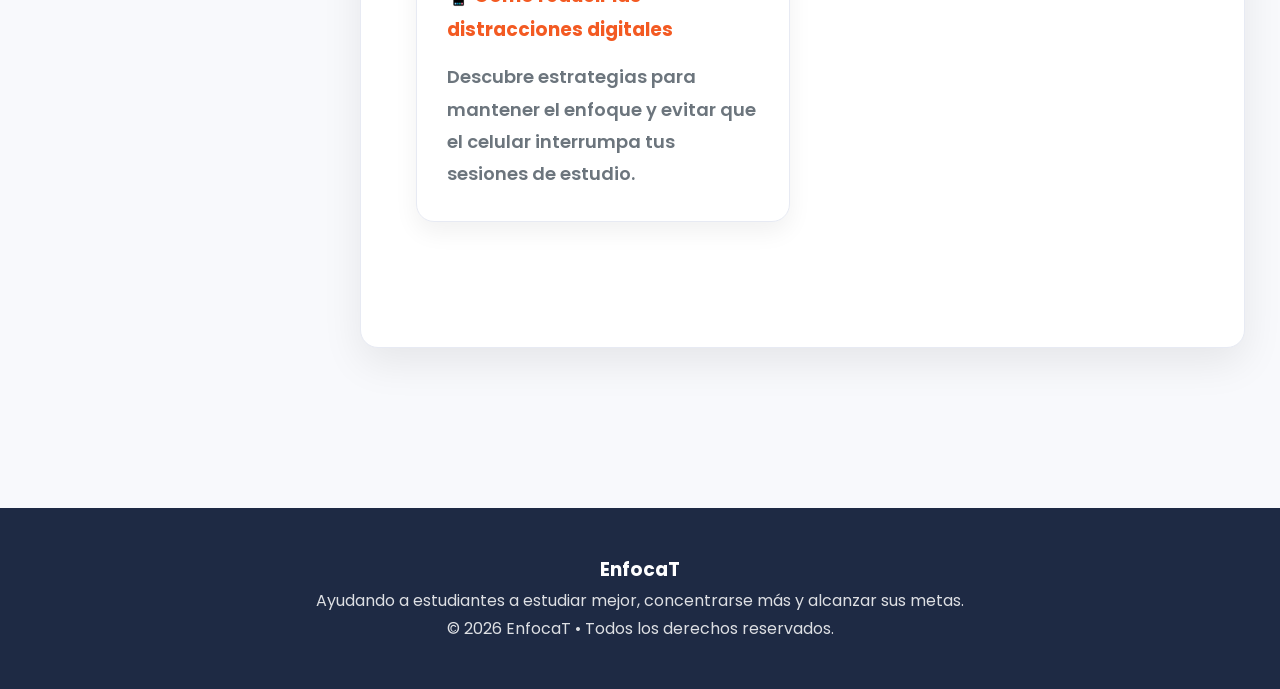
<file: espacio-estudio.html>
<!DOCTYPE html>
<html lang="es">

<head>

<meta charset="UTF-8">

<meta name="viewport" content="width=device-width, initial-scale=1.0">

<title>Diseña tu espacio de estudio ideal | EnfocaT</title>

<link rel="stylesheet" href="articulo.css">

<link rel="preconnect" href="https://fonts.googleapis.com">

<link rel="preconnect" href="https://fonts.gstatic.com" crossorigin>

<link href="https://fonts.googleapis.com/css2?family=Poppins:wght@300;400;500;600;700;800&display=swap" rel="stylesheet">

</head>

<body>

<div id="progress-bar"></div>

<header class="hero">

<img src="assets/Si.jpg" alt="Espacio de estudio">

<div class="overlay"></div>

<div class="hero-content">

<a href="blog.html" class="volver">

← Volver al Blog

</a>

<span class="categoria">

📚 Espacio de estudio

</span>

<h1>

Diseña tu espacio de estudio ideal y mejora tu concentración

</h1>

<p class="descripcion">

Un entorno organizado y cómodo puede marcar la diferencia entre una sesión llena de distracciones y una jornada realmente productiva.

</p>

<div class="meta">

<div>

📅 <span>Julio 2026</span>

</div>

<div>

👤 <span>Equipo EnfocaT</span>

</div>

<div>

⏱️ <span id="reading-time">Calculando...</span>

</div>

</div>

</div>

</header>

<div class="contenedor">

<aside class="sidebar">

<h3>Contenido</h3>

<ul>

<li><a href="#importancia">¿Por qué importa tu espacio?</a></li>

<li><a href="#iluminacion">Iluminación</a></li>

<li><a href="#organizacion">Organización</a></li>

<li><a href="#ergonomia">Ergonomía</a></li>

<li><a href="#decoracion">Decoración</a></li>

<li><a href="#conclusion">Conclusión</a></li>

</ul>

</aside>

<main class="articulo">

<section id="importancia">

<h2>

¿Por qué influye tanto el lugar donde estudias?

</h2>

<p>

El espacio donde estudias tiene un impacto directo en tu capacidad para concentrarte. Un escritorio limpio, bien iluminado y organizado reduce las distracciones y hace que tu cerebro relacione ese lugar con el aprendizaje.

</p>

<p>

No necesitas una habitación enorme ni muebles costosos. Con pequeños cambios puedes crear un ambiente cómodo que favorezca tu productividad.

</p>

<figure class="imagen">

<img src="assets/organizandox.jpg" alt="Escritorio organizado">

<figcaption>

Un espacio ordenado facilita mantener el enfoque.

</figcaption>

</figure>

<div class="quote">

<p>

"Tu entorno influye en tus hábitos. Diseña un espacio que te invite a estudiar."

</p>

<span>

— EnfocaT

</span>

</div>

</section>

<section id="iluminacion">

<h2>

La importancia de una buena iluminación

</h2>

<p>

Una iluminación adecuada reduce la fatiga visual y mejora la concentración. Siempre que sea posible, aprovecha la luz natural durante el día y complétala con una lámpara de escritorio para las horas de la noche.

</p>

<div class="cards-grid">

<div class="card-info">

<h3>☀️ Luz natural</h3>

<p>

Favorece la concentración y reduce el cansancio visual.

</p>

</div>

<div class="card-info">

<h3>💡 Luz blanca</h3>

<p>

Ideal para estudiar durante la noche sin forzar demasiado la vista.

</p>

</div>

<div class="card-info">

<h3>🖥️ Evita reflejos</h3>

<p>

Ubica la pantalla de manera que no reciba luz directa.

</p>

</div>

<div class="card-info">

<h3>👀 Descansa la vista</h3>

<p>

Aplica la regla 20-20-20 para reducir la fatiga ocular.

</p>

</div>

</div>

</section>

<section id="organizacion">

<h2>Organiza tu escritorio para concentrarte mejor</h2>

<p>

Un escritorio desordenado puede convertirse en una fuente constante de distracciones. Mantener únicamente los elementos que realmente necesitas te permitirá trabajar con mayor comodidad y eficiencia.

</p>

<figure class="imagen">

<img src="assets/ENFOCADO.jpg" alt="Escritorio organizado">

<figcaption>

Un escritorio limpio ayuda a mantener la mente enfocada.

</figcaption>

</figure>

<div class="cards-grid">

<div class="card-info">

<h3>📝 Solo lo necesario</h3>

<p>

Mantén sobre el escritorio únicamente los materiales que utilizarás durante la sesión.

</p>

</div>

<div class="card-info">

<h3>📦 Usa organizadores</h3>

<p>

Cajones, cajas o portalápices ayudan a mantener cada objeto en su lugar.

</p>

</div>

<div class="card-info">

<h3>🧹 Limpieza diaria</h3>

<p>

Dedica dos minutos al finalizar el estudio para dejar todo organizado.

</p>

</div>

<div class="card-info">

<h3>🎒 Guarda lo que no uses</h3>

<p>

Evita acumular libros, papeles y objetos innecesarios sobre el escritorio.

</p>

</div>

</div>

</section>

<section id="ergonomia">

<h2>Cuida tu postura mientras estudias</h2>

<p>

Pasar varias horas sentado puede generar molestias si tu espacio no está bien adaptado. Una buena postura mejora la comodidad y también favorece la concentración.

</p>

<div class="info-box">

<h3>🪑 Recomendaciones básicas</h3>

<p>

Mantén la espalda apoyada, los pies completamente sobre el suelo, los codos formando un ángulo cercano a 90° y la pantalla del computador a la altura de los ojos.

</p>

</div>

<figure class="imagen">

<img src="assets/ergo.jpg" alt="Ergonomía">

<figcaption>

Una postura correcta reduce la fatiga y mejora el rendimiento.

</figcaption>

</figure>

</section>

<section id="decoracion">

<h2>Decora sin generar distracciones</h2>

<p>

Tu espacio de estudio debe ser agradable, pero sin exceso de elementos que desvíen tu atención. La clave está en lograr un equilibrio entre comodidad y simplicidad.

</p>

<div class="cards-grid">

<div class="card-info">

<h3>🌿 Plantas</h3>

<p>

Una planta pequeña aporta frescura y hace el ambiente más agradable.

</p>

</div>

<div class="card-info">

<h3>🖼️ Inspiración</h3>

<p>

Coloca una frase motivadora o un tablero con tus metas.

</p>

</div>

<div class="card-info">

<h3>🎨 Colores suaves</h3>

<p>

Los tonos claros transmiten calma y ayudan a mantener la concentración.

</p>

</div>

<div class="card-info">

<h3>🎧 Ambiente</h3>

<p>

Si hay mucho ruido, utiliza música instrumental o sonidos de la naturaleza.

</p>

</div>

</div>

<div class="quote">

<p>

"Un espacio organizado no solo mejora tu escritorio; también mejora tu manera de pensar."

</p>

<span>

— EnfocaT

</span>

</div>

<div class="consejo">

<h2>💡 Consejo EnfocaT</h2>

<p>

Antes de comenzar a estudiar dedica un minuto a preparar tu espacio: limpia el escritorio, llena tu botella de agua, organiza tus materiales y elimina cualquier distracción. Ese pequeño ritual ayudará a que tu cerebro entre en "modo concentración".

</p>

</div>

</section>

<section id="conclusion">

<h2>Conclusión</h2>

<p>

No necesitas el escritorio más costoso ni una habitación exclusiva para estudiar. Lo más importante es crear un espacio limpio, cómodo y organizado donde puedas concentrarte sin interrupciones.

</p>

<p>

Recuerda que un buen entorno favorece mejores hábitos. Si conviertes tu espacio de estudio en un lugar agradable, será mucho más fácil mantener la disciplina y disfrutar del proceso de aprendizaje.

</p>

<figure class="imagen">

<img src="assets/Espacio-ideal.jpg" alt="Espacio de estudio ideal">

<figcaption>

Cada pequeño cambio en tu entorno puede traducirse en una mayor concentración y mejores resultados.

</figcaption>

</figure>

</section>

<section class="compartir">

<h2>📤 Comparte este artículo</h2>

<div class="redes">

<button id="facebook">Facebook</button>

<button id="x">X</button>

<button id="linkedin">LinkedIn</button>

<button id="whatsapp">WhatsApp</button>

</div>

</section>

<section class="relacionados">

<h2>📚 Artículos relacionados</h2>

<div class="articulos-grid">

<a href="pomodoro.html" class="mini-card">

<h3>🍅 La técnica Pomodoro</h3>

<p>

Aprende a estudiar utilizando bloques de concentración para aprovechar mejor tu tiempo.

</p>

</a>

<a href="habitos.html" class="mini-card">

<h3>🧠 Hábitos para estudiantes exitosos</h3>

<p>

Los pequeños hábitos diarios pueden transformar completamente tu rendimiento académico.

</p>

</a>

<a href="distracciones.html" class="mini-card">

<h3>📱 Cómo reducir las distracciones digitales</h3>

<p>

Descubre estrategias para mantener el enfoque y evitar que el celular interrumpa tus sesiones de estudio.

</p>

</a>

</div>

</section>

</main>

</div>

<button id="topBtn">

↑

</button>

<footer class="footer-articulo">

<div class="footer-content">

<h3>EnfocaT</h3>

<p>

Ayudando a estudiantes a estudiar mejor, concentrarse más y alcanzar sus metas.

</p>

<p>

© 2026 EnfocaT • Todos los derechos reservados.

</p>

</div>

</footer>

<script src="articulo.js"></script>

</body>

</html>
</file>
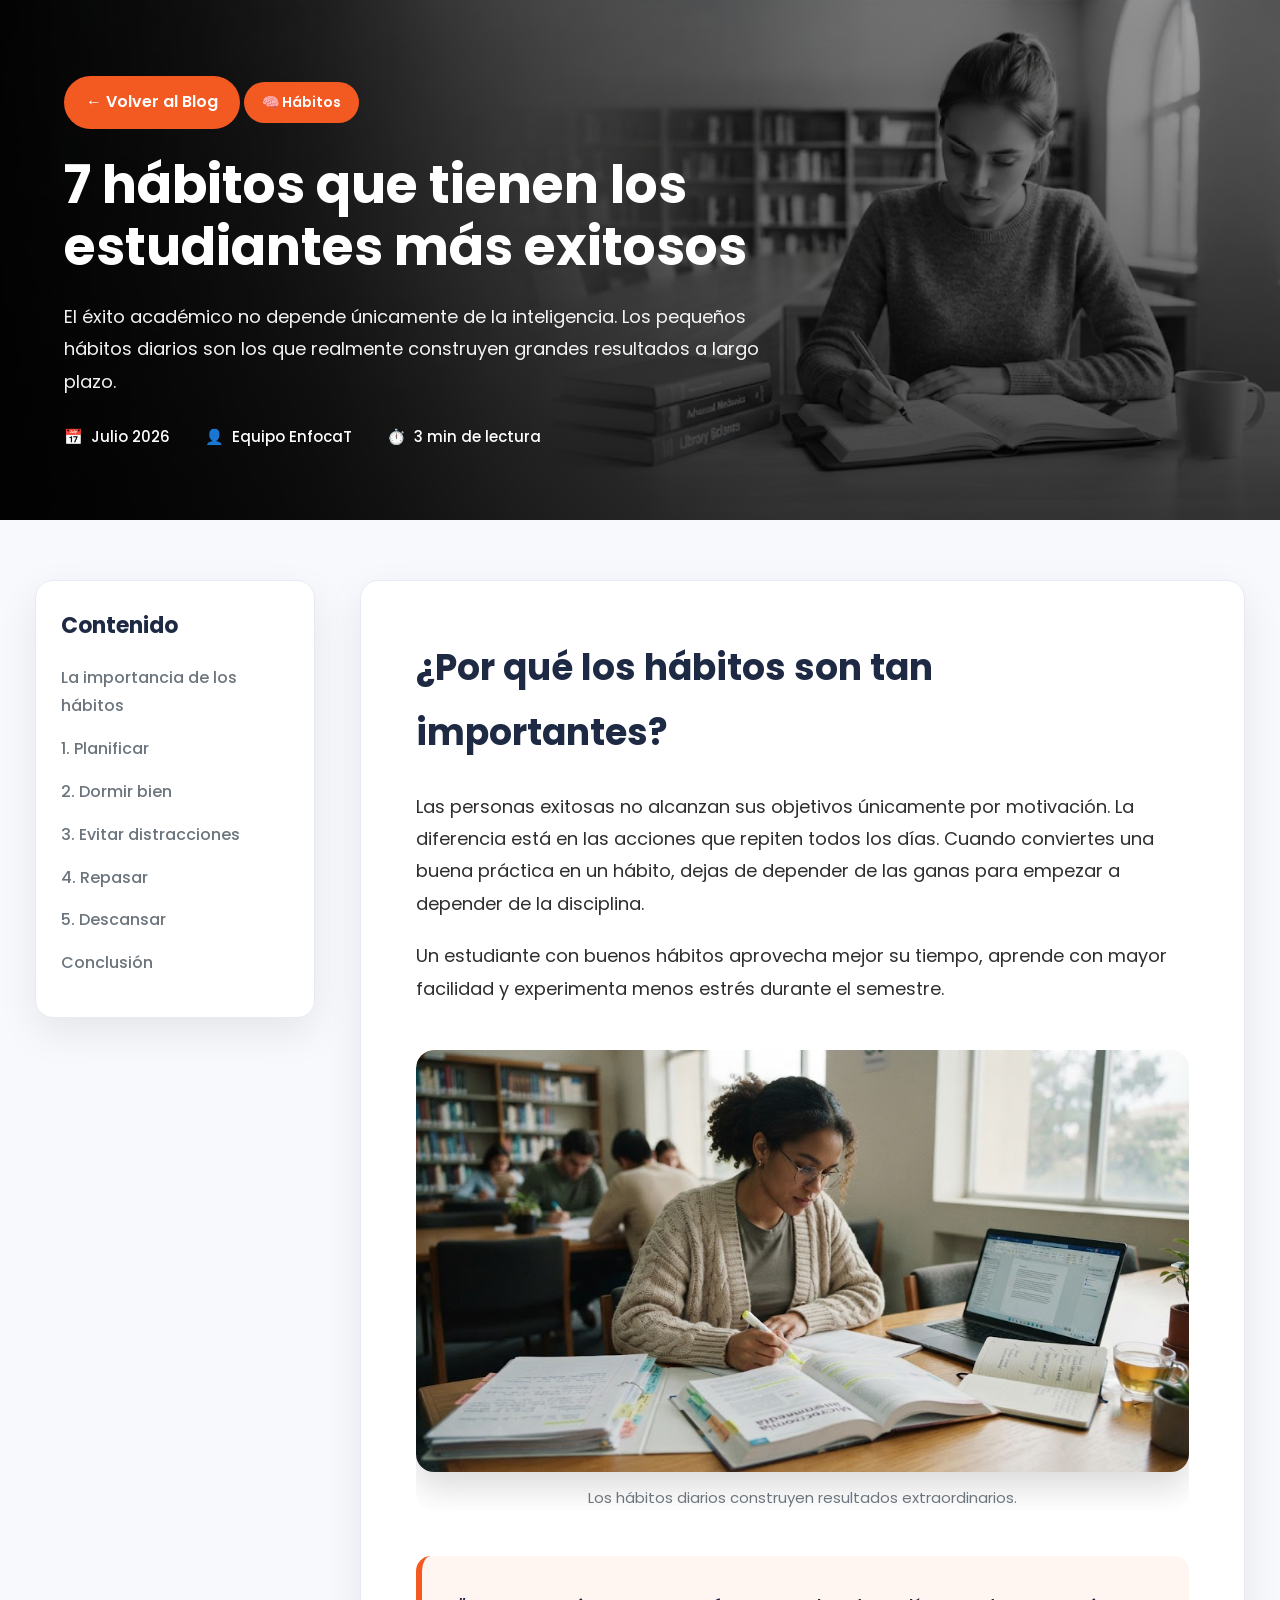
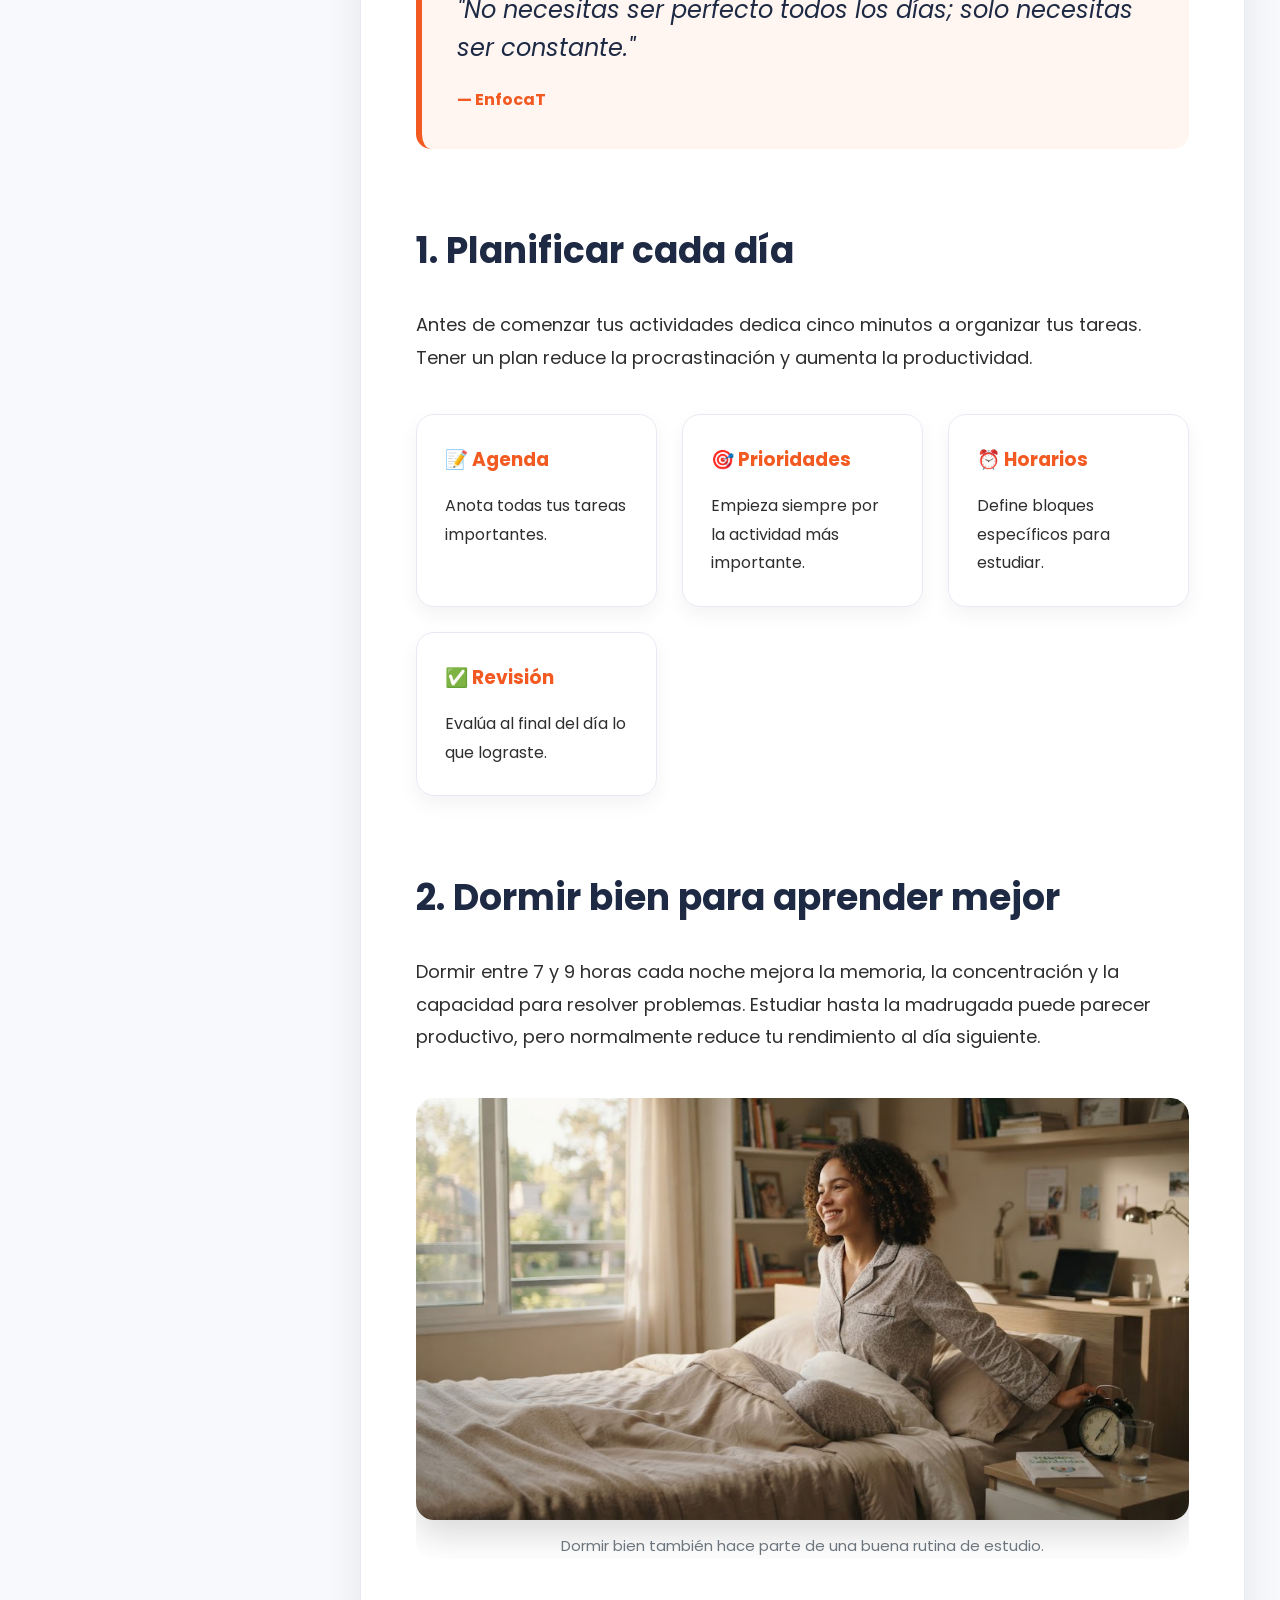
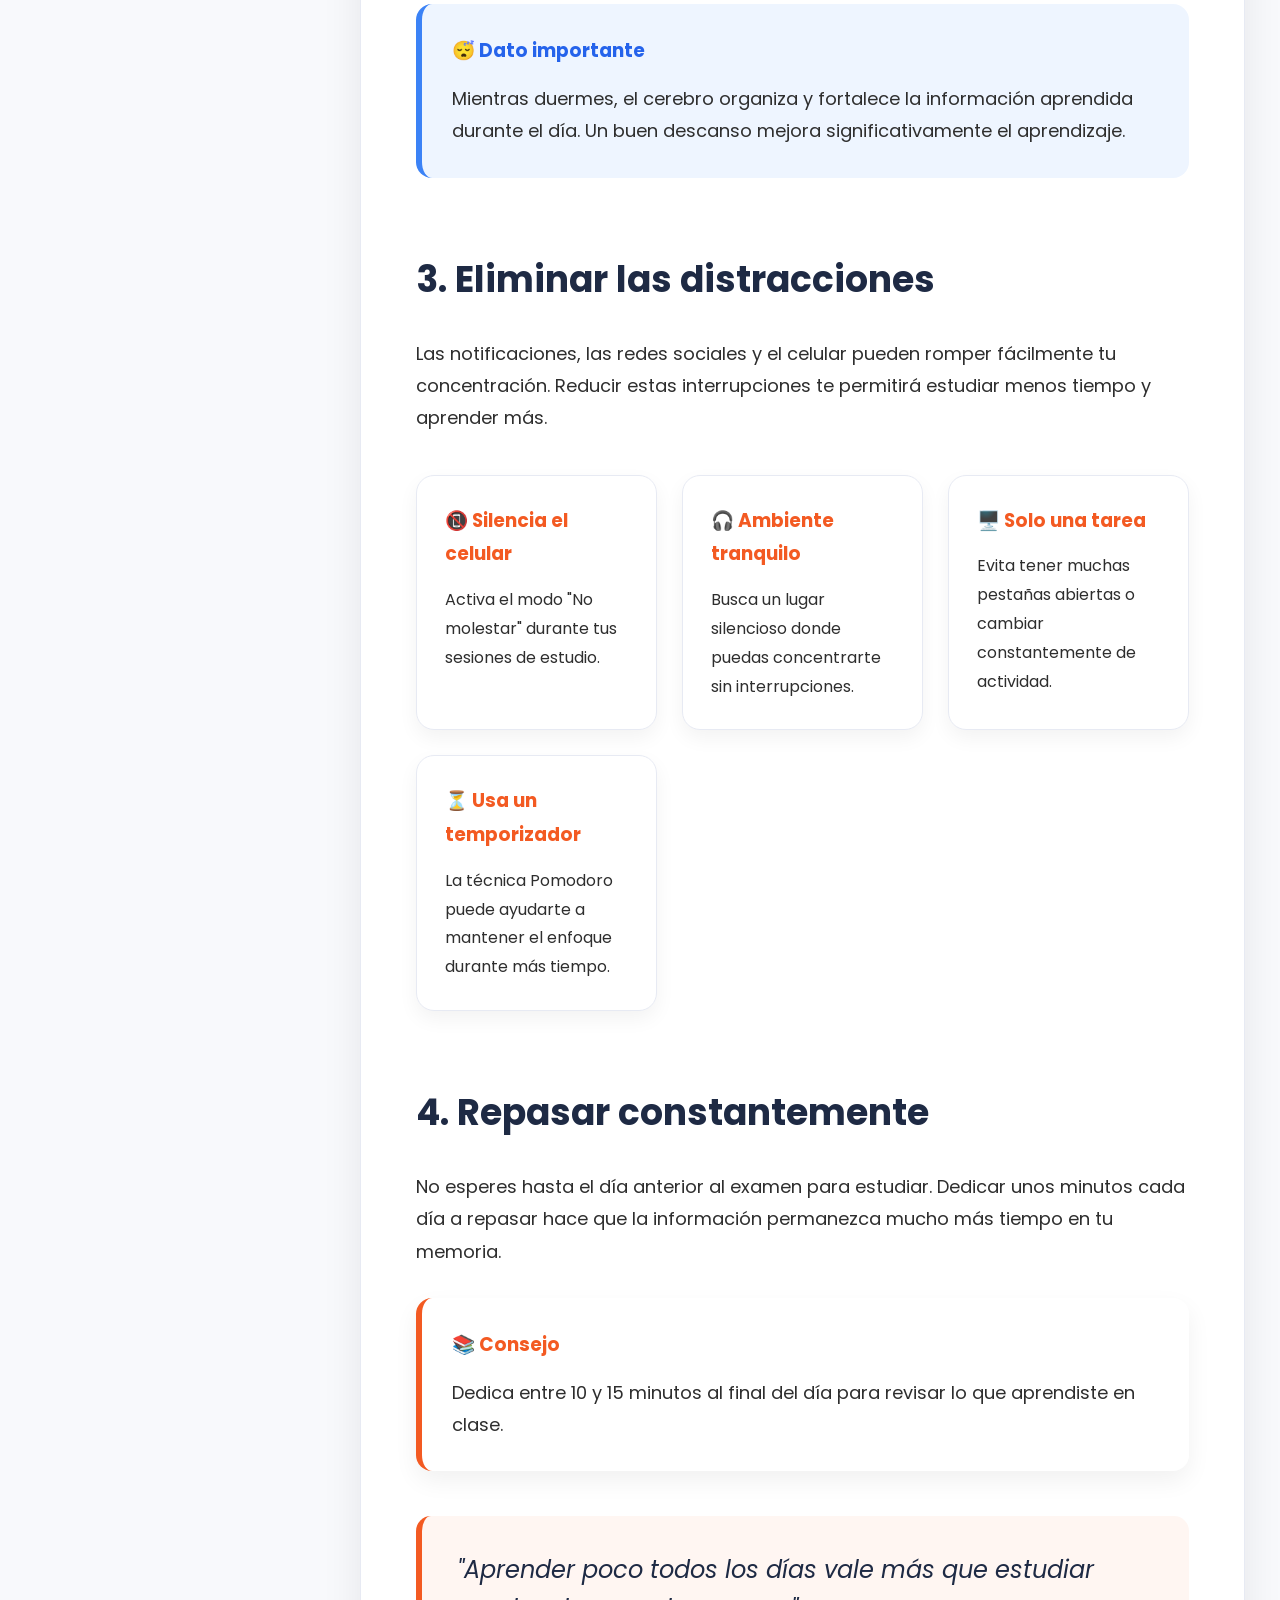
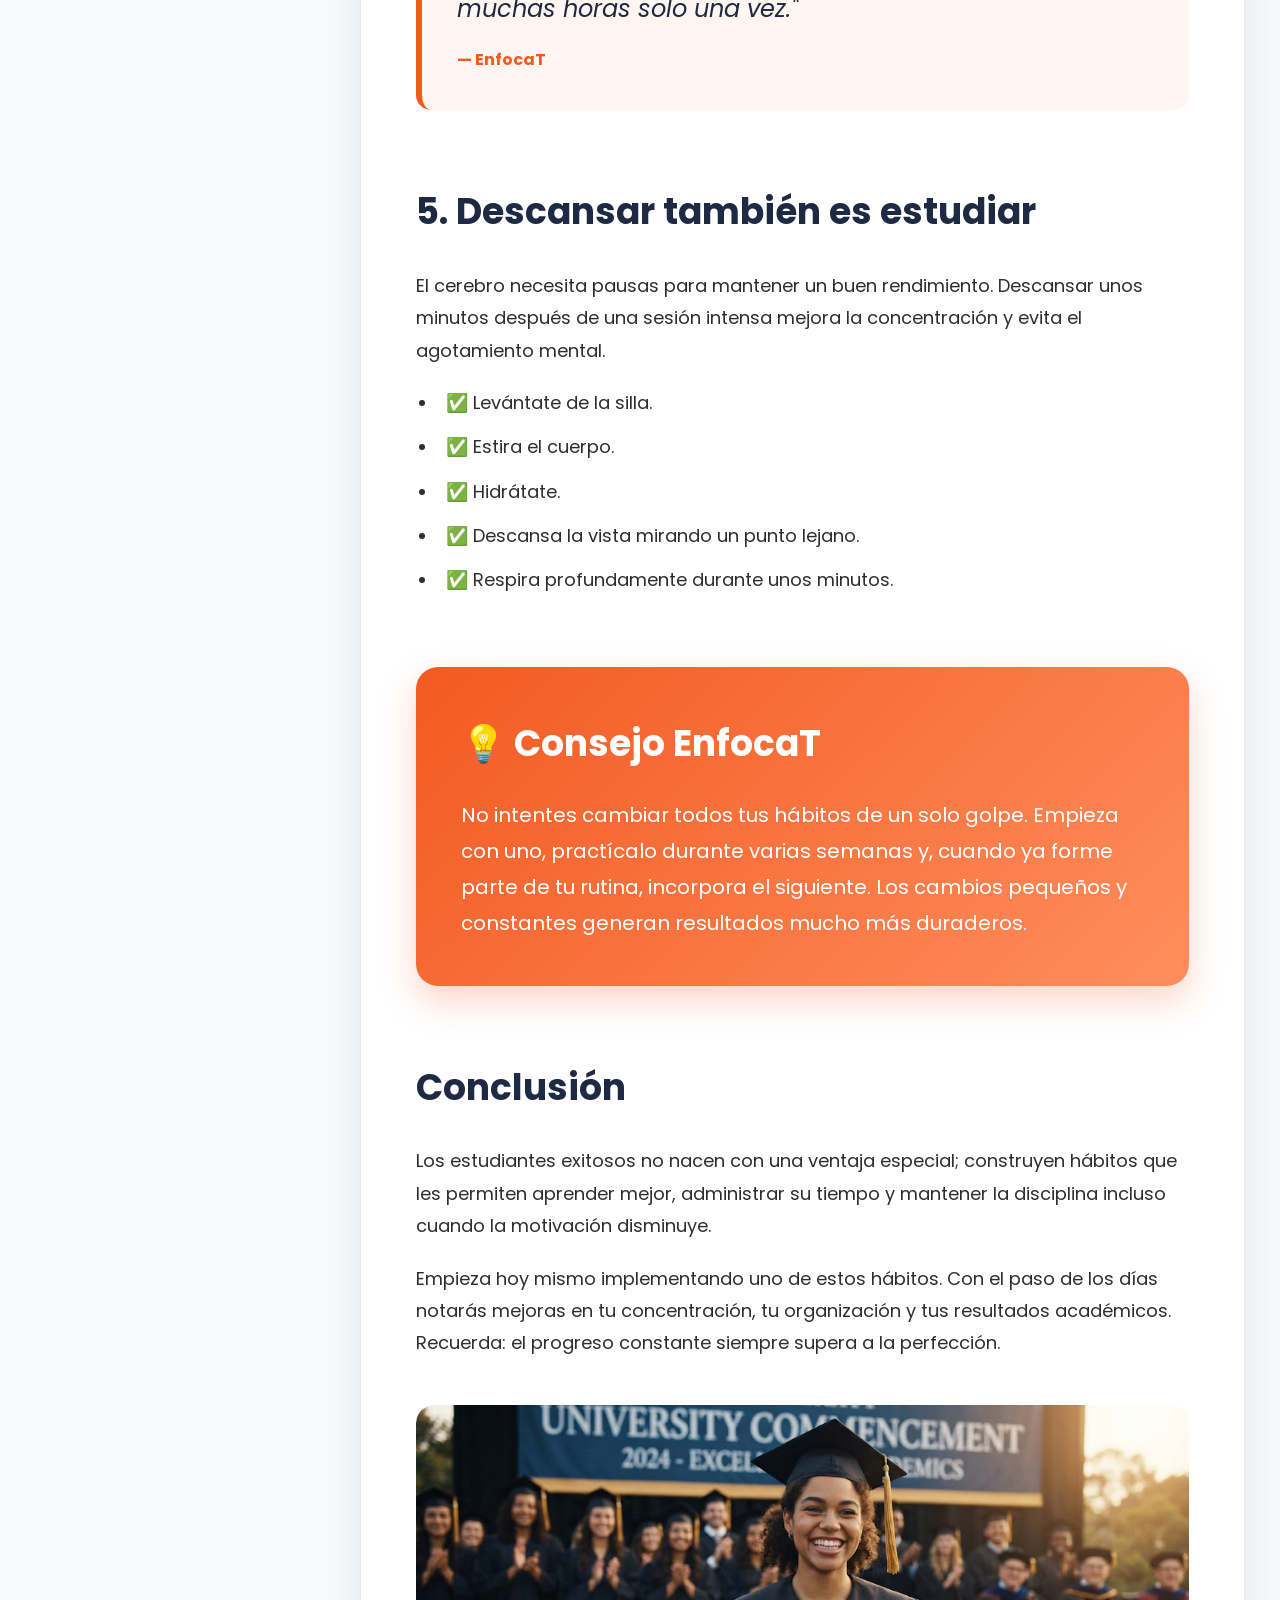
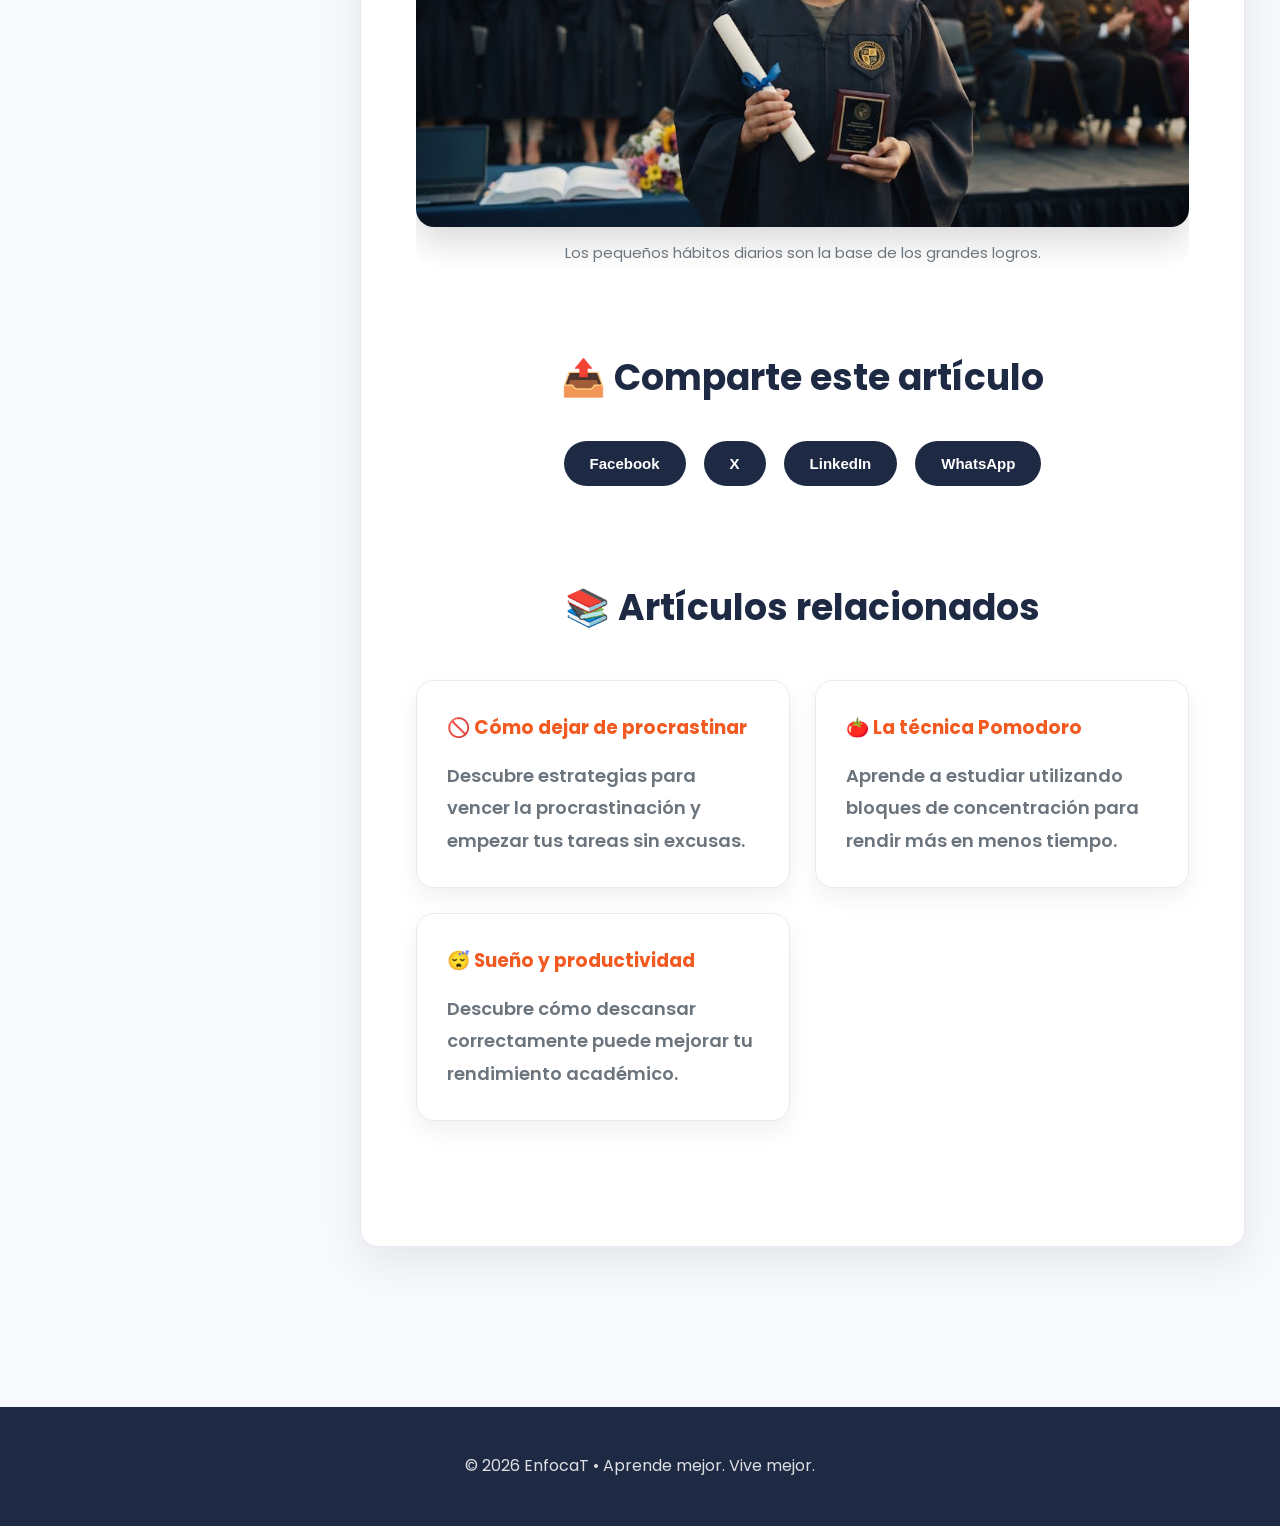
<file: habitos.html>
<!DOCTYPE html>
<html lang="es">

<head>

<meta charset="UTF-8">

<meta name="viewport" content="width=device-width, initial-scale=1.0">

<title>Hábitos para estudiantes exitosos | EnfocaT</title>

<link rel="stylesheet" href="articulo.css">

<link rel="preconnect" href="https://fonts.googleapis.com">

<link rel="preconnect" href="https://fonts.gstatic.com" crossorigin>

<link href="https://fonts.googleapis.com/css2?family=Poppins:wght@300;400;500;600;700;800&display=swap" rel="stylesheet">

</head>

<body>

<div id="progress-bar"></div>

<header class="hero">

<img src="assets/banner-habitos.jpg" alt="Hábitos de estudio">

<div class="overlay"></div>

<div class="hero-content">

<a href="blog.html" class="volver">

← Volver al Blog

</a>

<span class="categoria">

🧠 Hábitos

</span>

<h1>

7 hábitos que tienen los estudiantes más exitosos

</h1>

<p class="descripcion">

El éxito académico no depende únicamente de la inteligencia. Los pequeños hábitos diarios son los que realmente construyen grandes resultados a largo plazo.

</p>

<div class="meta">

<div>

📅 <span>Julio 2026</span>

</div>

<div>

👤 <span>Equipo EnfocaT</span>

</div>

<div>

⏱️ <span id="reading-time">Calculando...</span>

</div>

</div>

</div>

</header>

<div class="contenedor">

<aside class="sidebar">

<h3>Contenido</h3>

<ul>

<li><a href="#importancia">La importancia de los hábitos</a></li>

<li><a href="#habito1">1. Planificar</a></li>

<li><a href="#habito2">2. Dormir bien</a></li>

<li><a href="#habito3">3. Evitar distracciones</a></li>

<li><a href="#habito4">4. Repasar</a></li>

<li><a href="#habito5">5. Descansar</a></li>

<li><a href="#conclusion">Conclusión</a></li>

</ul>

</aside>

<main class="articulo">

<section id="importancia">

<h2>

¿Por qué los hábitos son tan importantes?

</h2>

<p>

Las personas exitosas no alcanzan sus objetivos únicamente por motivación. La diferencia está en las acciones que repiten todos los días. Cuando conviertes una buena práctica en un hábito, dejas de depender de las ganas para empezar a depender de la disciplina.

</p>

<p>

Un estudiante con buenos hábitos aprovecha mejor su tiempo, aprende con mayor facilidad y experimenta menos estrés durante el semestre.

</p>

<figure class="imagen">

<img src="assets/Habits.jpg" alt="Buenos hábitos">

<figcaption>

Los hábitos diarios construyen resultados extraordinarios.

</figcaption>

</figure>

<div class="quote">

<p>

"No necesitas ser perfecto todos los días; solo necesitas ser constante."

</p>

<span>

— EnfocaT

</span>

</div>

</section>

<section id="habito1">

<h2>

1. Planificar cada día

</h2>

<p>

Antes de comenzar tus actividades dedica cinco minutos a organizar tus tareas. Tener un plan reduce la procrastinación y aumenta la productividad.

</p>

<div class="cards-grid">

<div class="card-info">

<h3>

📝 Agenda

</h3>

<p>

Anota todas tus tareas importantes.

</p>

</div>

<div class="card-info">

<h3>

🎯 Prioridades

</h3>

<p>

Empieza siempre por la actividad más importante.

</p>

</div>

<div class="card-info">

<h3>

⏰ Horarios

</h3>

<p>

Define bloques específicos para estudiar.

</p>

</div>

<div class="card-info">

<h3>

✅ Revisión

</h3>

<p>

Evalúa al final del día lo que lograste.

</p>

</div>

</div>

</section>
<section id="habito2">

<h2>2. Dormir bien para aprender mejor</h2>

<p>

Dormir entre 7 y 9 horas cada noche mejora la memoria, la concentración y la capacidad para resolver problemas. Estudiar hasta la madrugada puede parecer productivo, pero normalmente reduce tu rendimiento al día siguiente.

</p>

<figure class="imagen">

<img src="assets/suenox.jpg" alt="Dormir bien">

<figcaption>

Dormir bien también hace parte de una buena rutina de estudio.

</figcaption>

</figure>

<div class="info-box">

<h3>😴 Dato importante</h3>

<p>

Mientras duermes, el cerebro organiza y fortalece la información aprendida durante el día. Un buen descanso mejora significativamente el aprendizaje.

</p>

</div>

</section>

<section id="habito3">

<h2>3. Eliminar las distracciones</h2>

<p>

Las notificaciones, las redes sociales y el celular pueden romper fácilmente tu concentración. Reducir estas interrupciones te permitirá estudiar menos tiempo y aprender más.

</p>

<div class="cards-grid">

<div class="card-info">

<h3>📵 Silencia el celular</h3>

<p>

Activa el modo "No molestar" durante tus sesiones de estudio.

</p>

</div>

<div class="card-info">

<h3>🎧 Ambiente tranquilo</h3>

<p>

Busca un lugar silencioso donde puedas concentrarte sin interrupciones.

</p>

</div>

<div class="card-info">

<h3>🖥️ Solo una tarea</h3>

<p>

Evita tener muchas pestañas abiertas o cambiar constantemente de actividad.

</p>

</div>

<div class="card-info">

<h3>⏳ Usa un temporizador</h3>

<p>

La técnica Pomodoro puede ayudarte a mantener el enfoque durante más tiempo.

</p>

</div>

</div>

</section>

<section id="habito4">

<h2>4. Repasar constantemente</h2>

<p>

No esperes hasta el día anterior al examen para estudiar. Dedicar unos minutos cada día a repasar hace que la información permanezca mucho más tiempo en tu memoria.

</p>

<div class="tip-box">

<h3>📚 Consejo</h3>

<p>

Dedica entre 10 y 15 minutos al final del día para revisar lo que aprendiste en clase.

</p>

</div>

<div class="quote">

<p>

"Aprender poco todos los días vale más que estudiar muchas horas solo una vez."

</p>

<span>

— EnfocaT

</span>

</div>

</section>

<section id="habito5">

<h2>5. Descansar también es estudiar</h2>

<p>

El cerebro necesita pausas para mantener un buen rendimiento. Descansar unos minutos después de una sesión intensa mejora la concentración y evita el agotamiento mental.

</p>

<ul>

<li>✅ Levántate de la silla.</li>

<li>✅ Estira el cuerpo.</li>

<li>✅ Hidrátate.</li>

<li>✅ Descansa la vista mirando un punto lejano.</li>

<li>✅ Respira profundamente durante unos minutos.</li>

</ul>

<div class="consejo">

<h2>💡 Consejo EnfocaT</h2>

<p>

No intentes cambiar todos tus hábitos de un solo golpe. Empieza con uno, practícalo durante varias semanas y, cuando ya forme parte de tu rutina, incorpora el siguiente. Los cambios pequeños y constantes generan resultados mucho más duraderos.

</p>

</div>

</section>
<section id="conclusion">

<h2>Conclusión</h2>

<p>

Los estudiantes exitosos no nacen con una ventaja especial; construyen hábitos que les permiten aprender mejor, administrar su tiempo y mantener la disciplina incluso cuando la motivación disminuye.

</p>

<p>

Empieza hoy mismo implementando uno de estos hábitos. Con el paso de los días notarás mejoras en tu concentración, tu organización y tus resultados académicos. Recuerda: el progreso constante siempre supera a la perfección.

</p>

<figure class="imagen">

<img src="assets/EXITO.jpg" alt="Éxito académico">

<figcaption>

Los pequeños hábitos diarios son la base de los grandes logros.

</figcaption>

</figure>

</section>

<section class="compartir">

<h2>📤 Comparte este artículo</h2>

<div class="redes">

<button id="facebook">Facebook</button>

<button id="x">X</button>

<button id="linkedin">LinkedIn</button>

<button id="whatsapp">WhatsApp</button>

</div>

</section>

<section class="relacionados">

<h2>📚 Artículos relacionados</h2>

<div class="articulos-grid">

<a href="procrastinar.html" class="mini-card">

<h3>🚫 Cómo dejar de procrastinar</h3>

<p>

Descubre estrategias para vencer la procrastinación y empezar tus tareas sin excusas.

</p>

</a>

<a href="pomodoro.html" class="mini-card">

<h3>🍅 La técnica Pomodoro</h3>

<p>

Aprende a estudiar utilizando bloques de concentración para rendir más en menos tiempo.

</p>

</a>

<a href="sueno-productividad.html" class="mini-card">

<h3>😴 Sueño y productividad</h3>

<p>

Descubre cómo descansar correctamente puede mejorar tu rendimiento académico.

</p>

</a>

</div>

</section>

</main>

</div>

<button id="topBtn">

↑

</button>

<footer class="footer-articulo">

<p>

© 2026 EnfocaT • Aprende mejor. Vive mejor.

</p>

</footer>

<script src="articulo.js"></script>

</body>

</html>
</file>
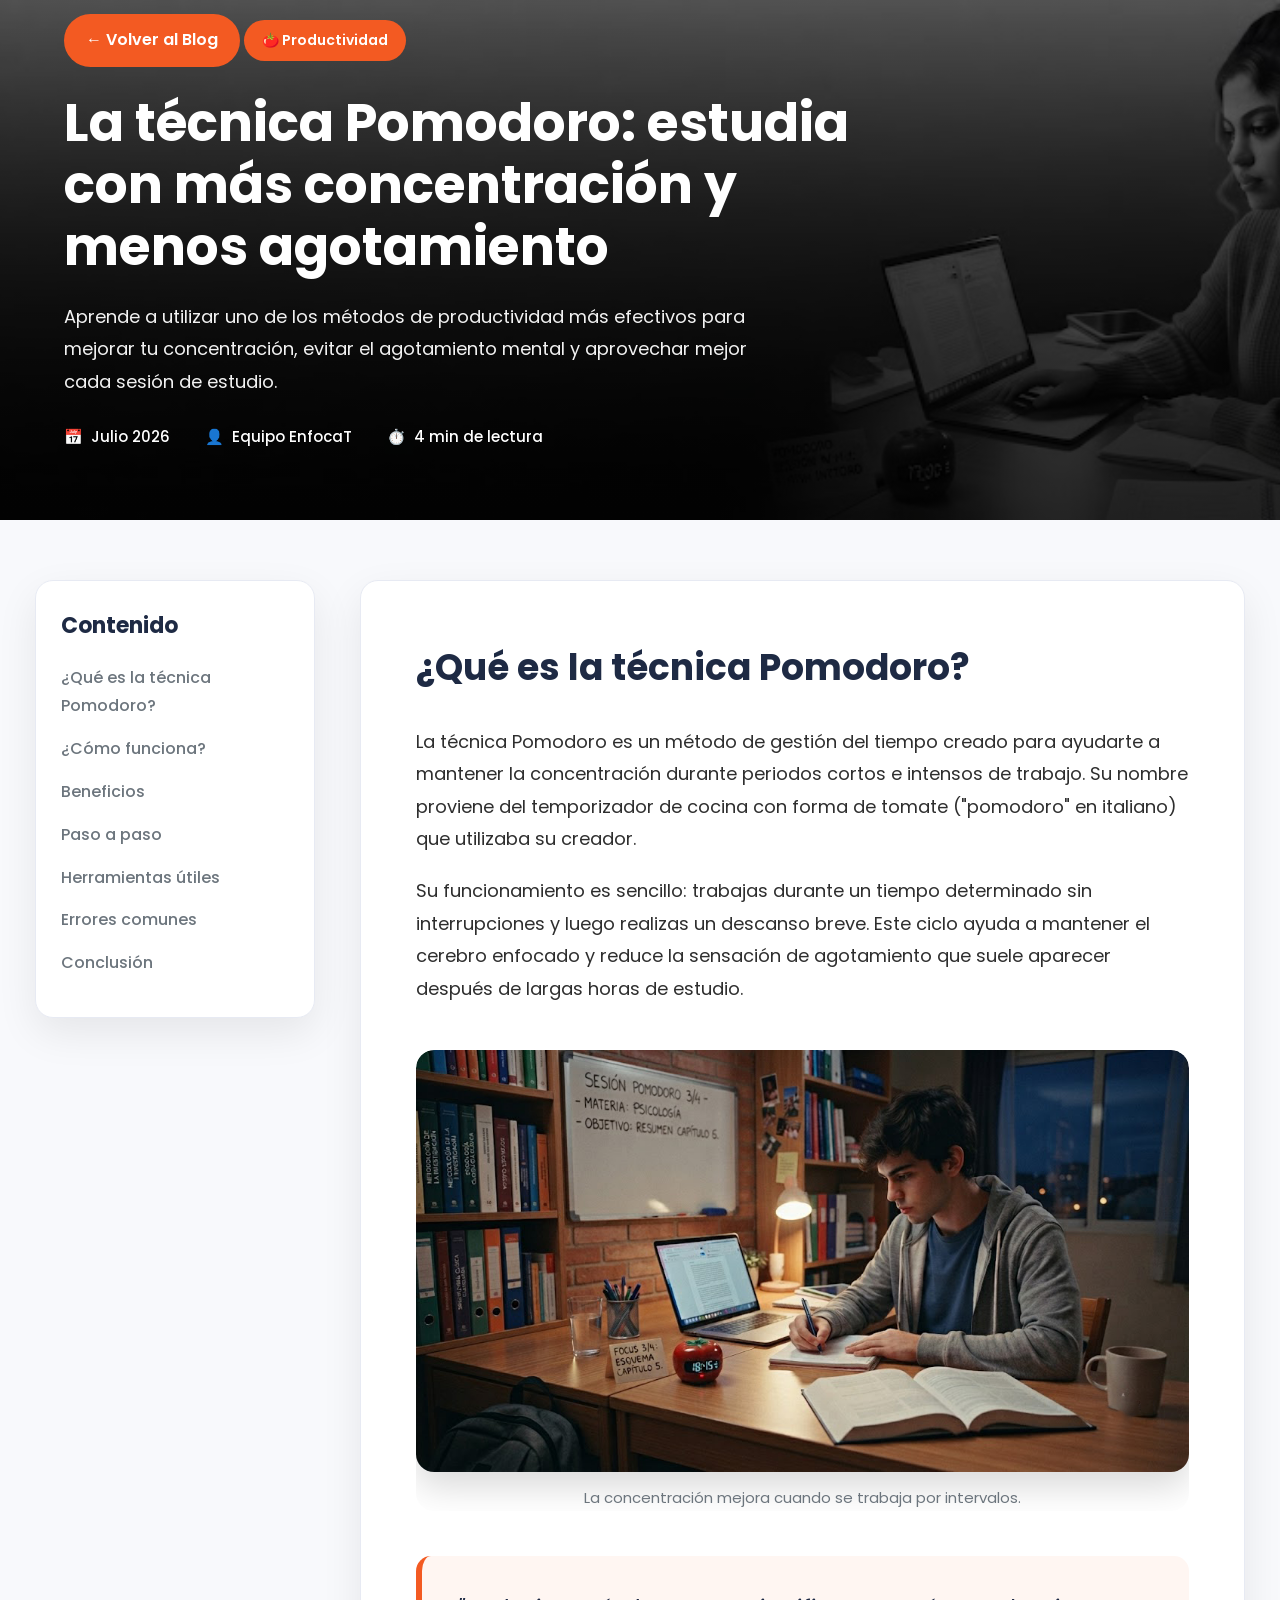
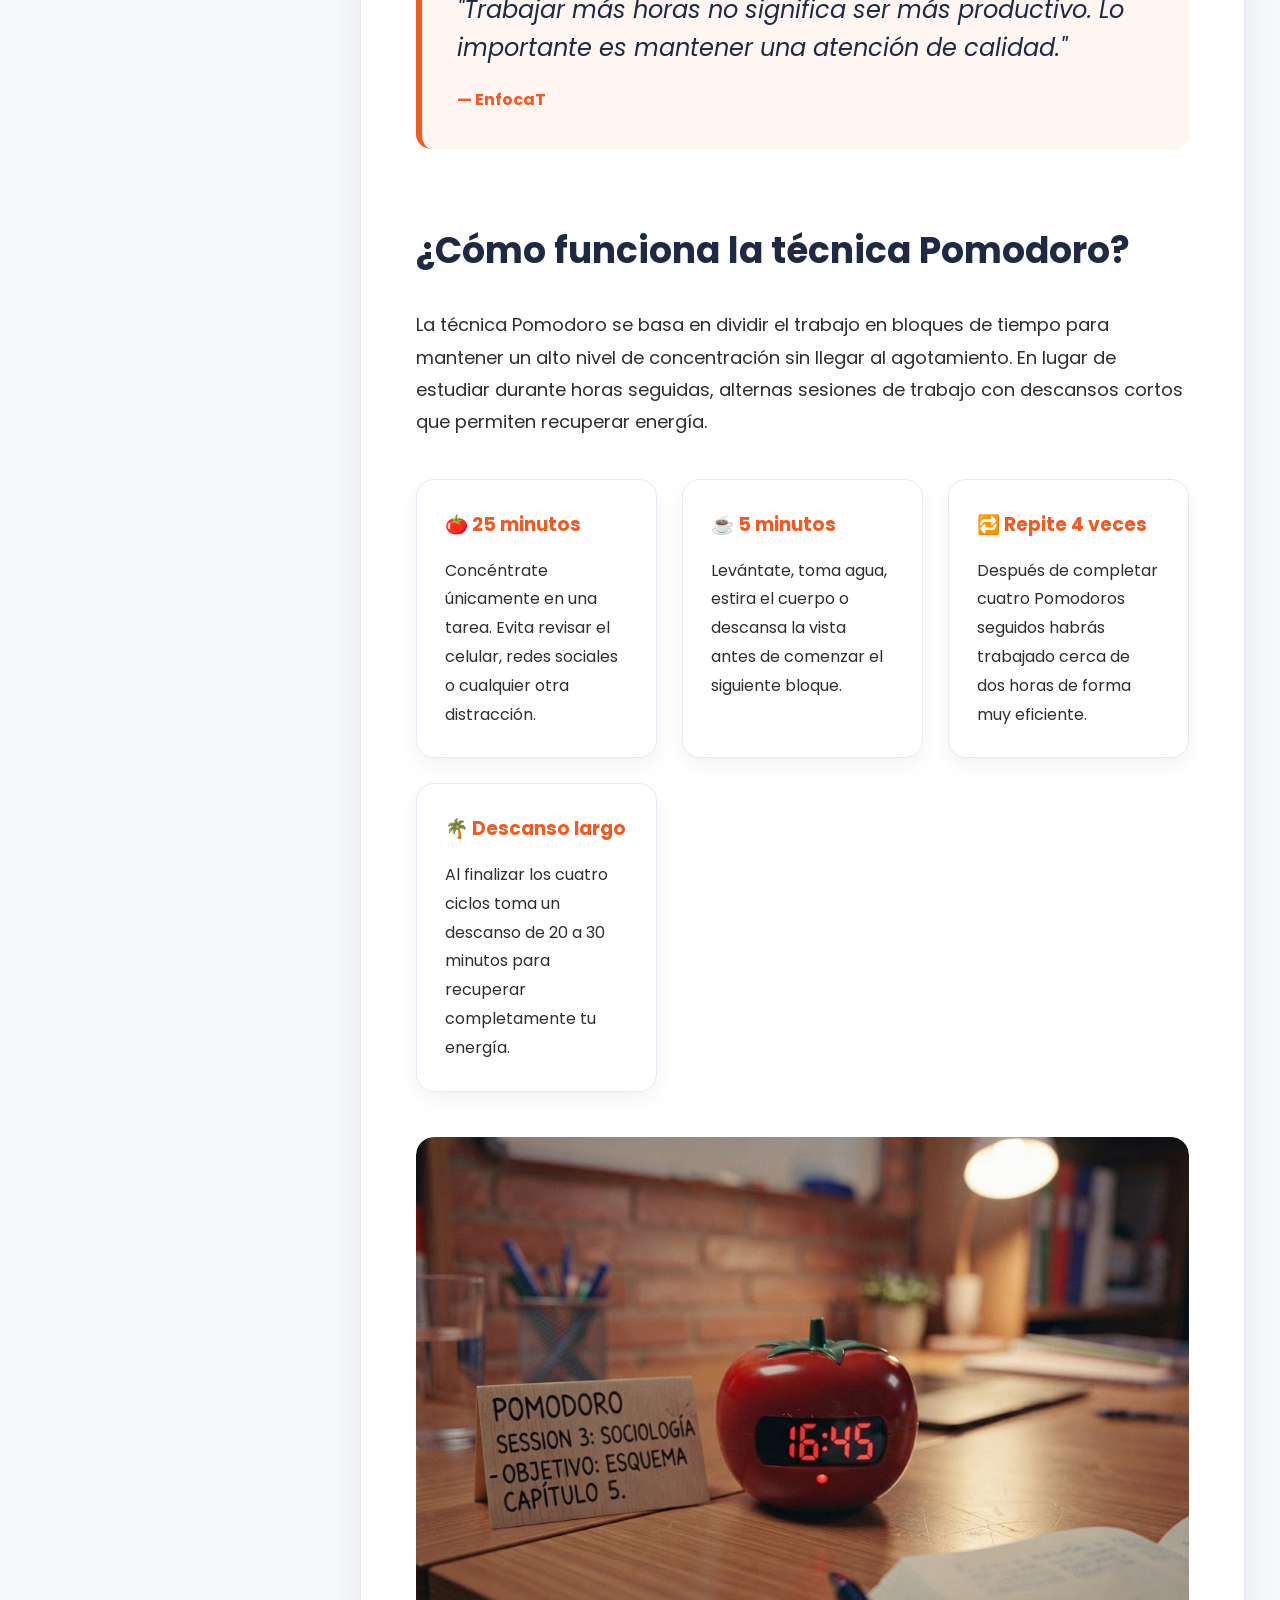
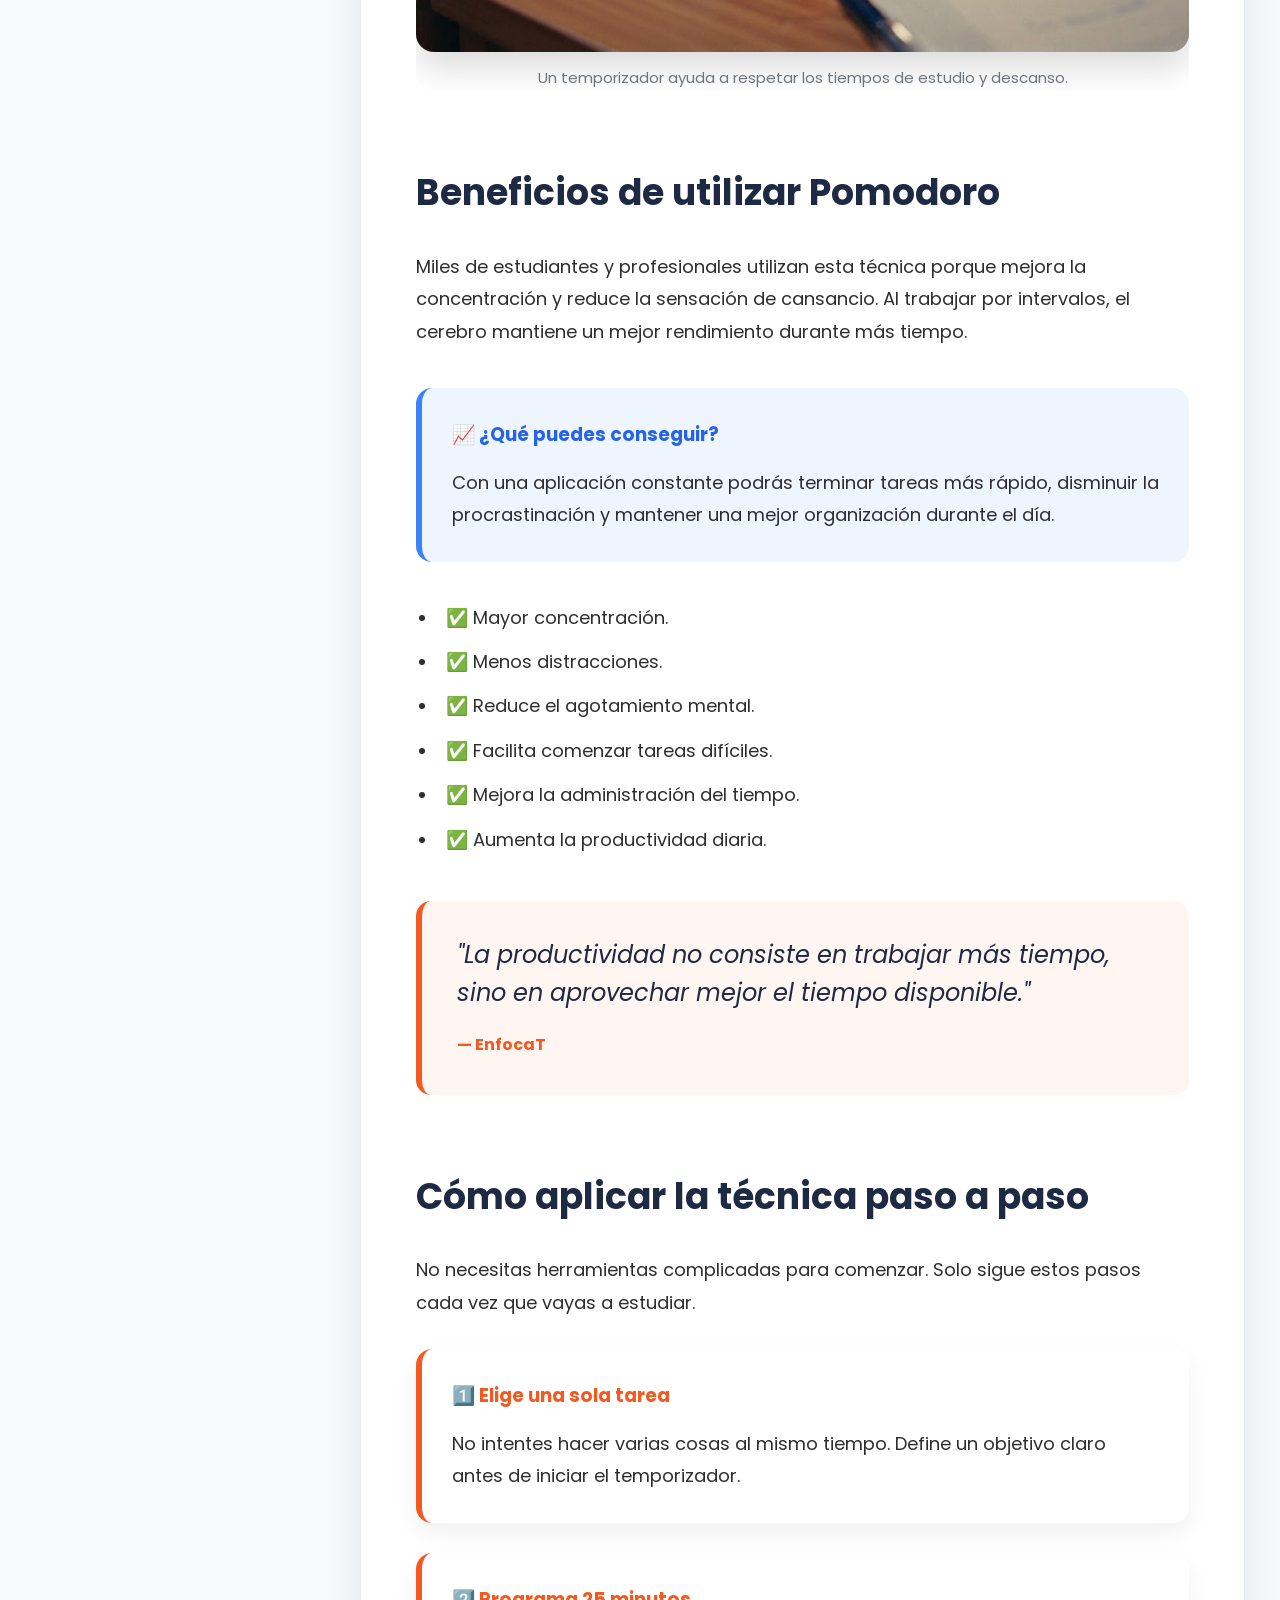
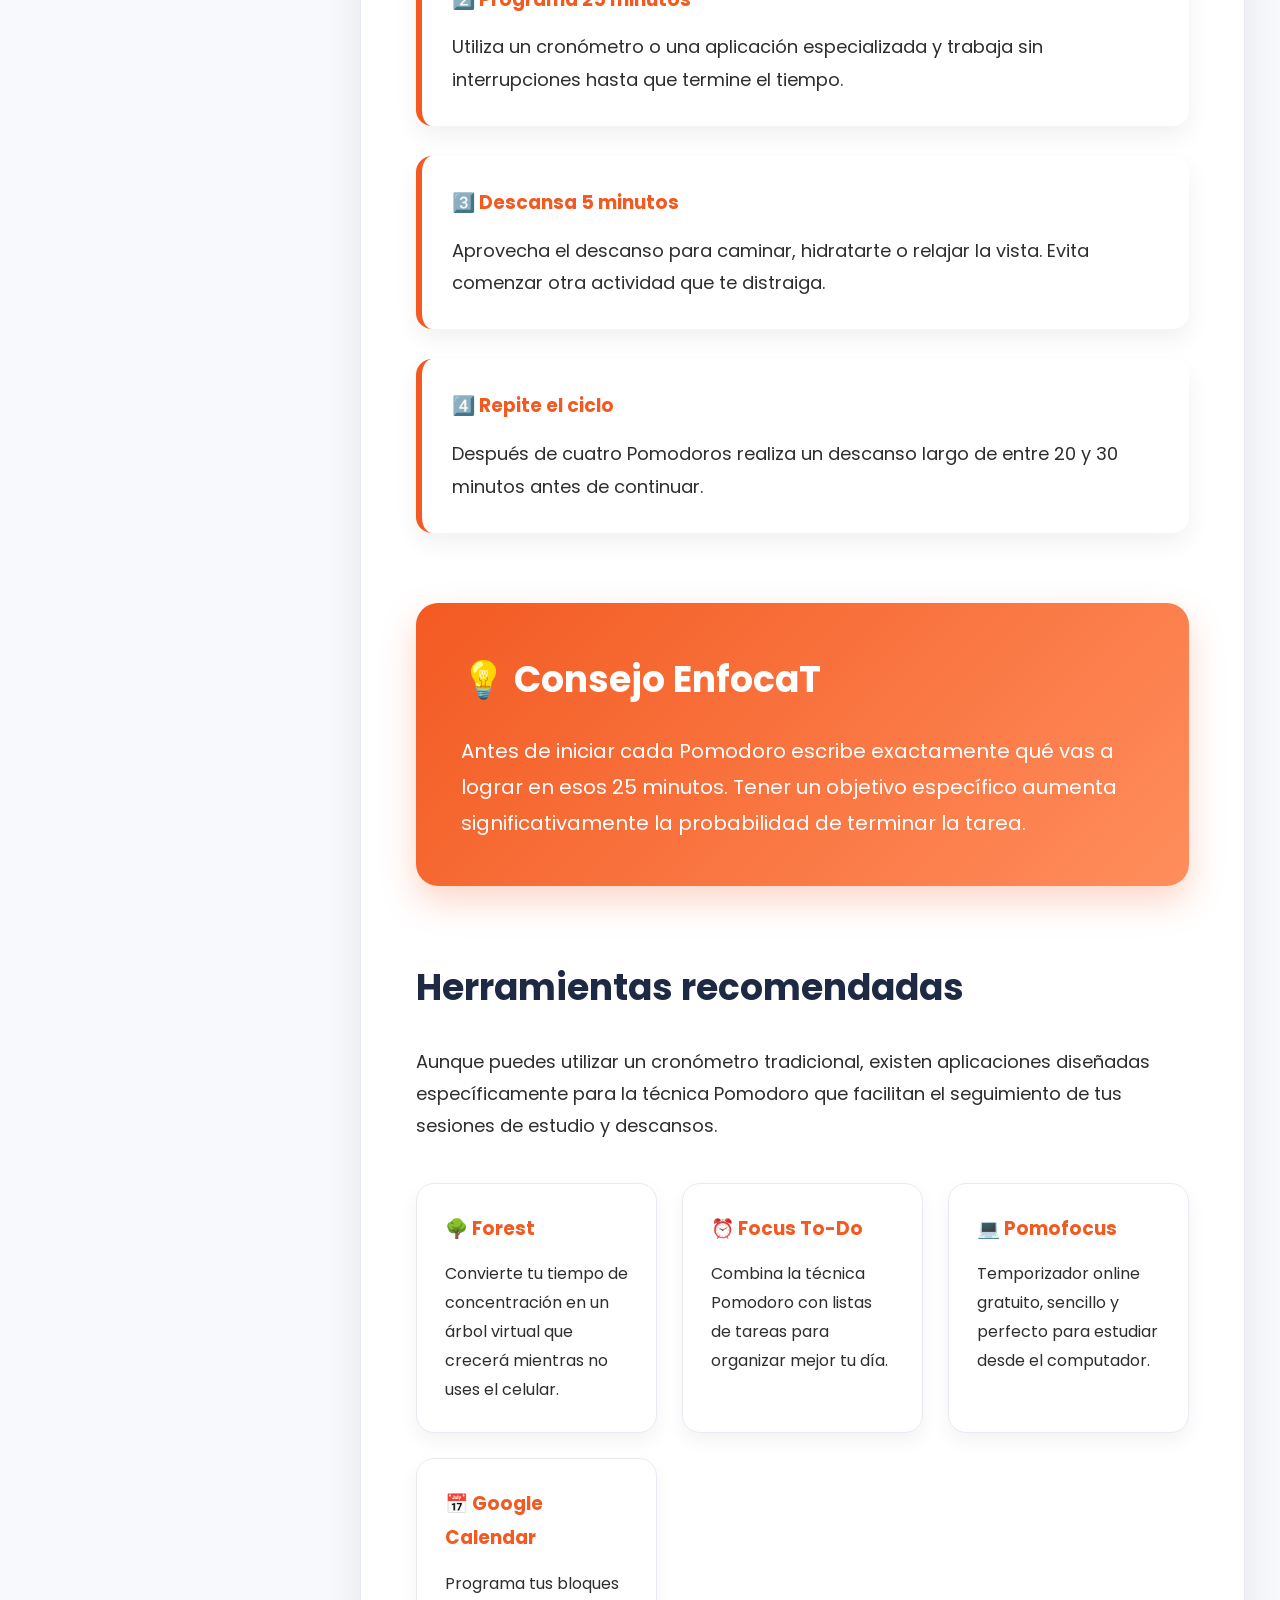
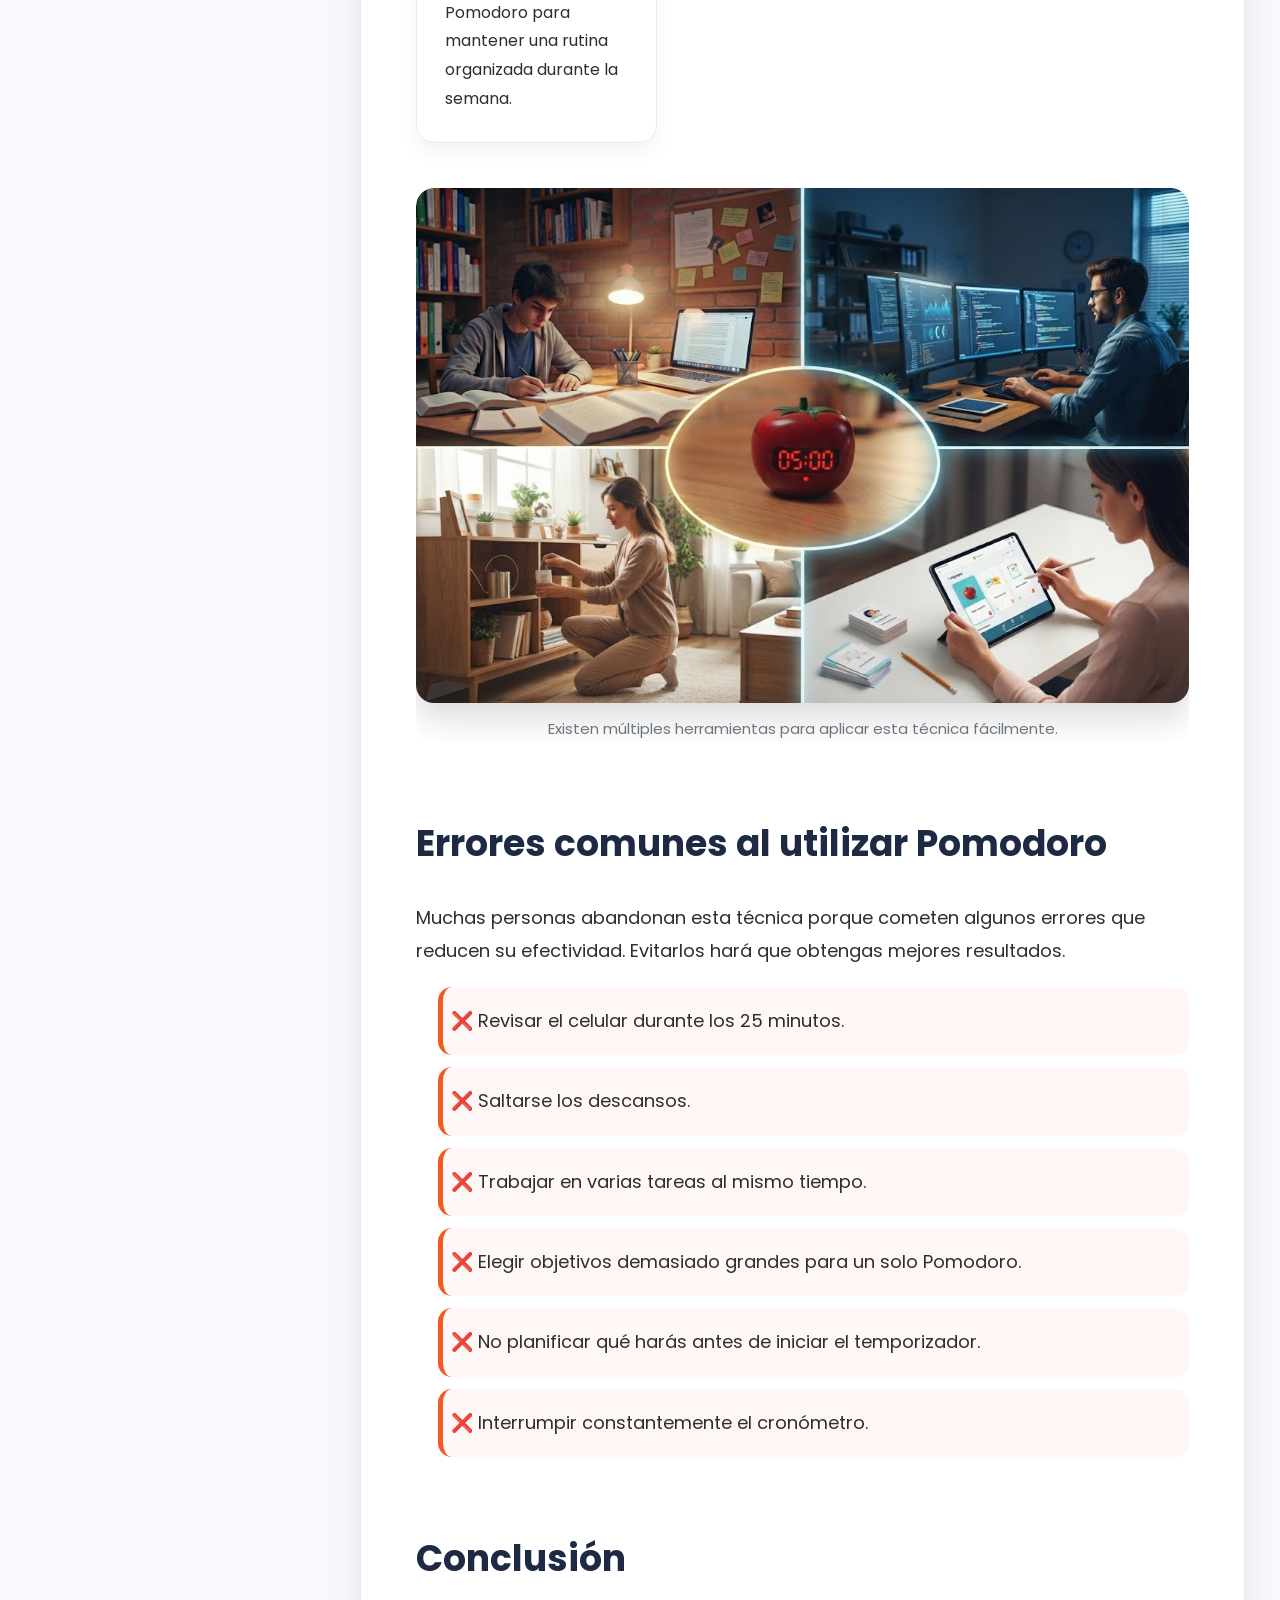
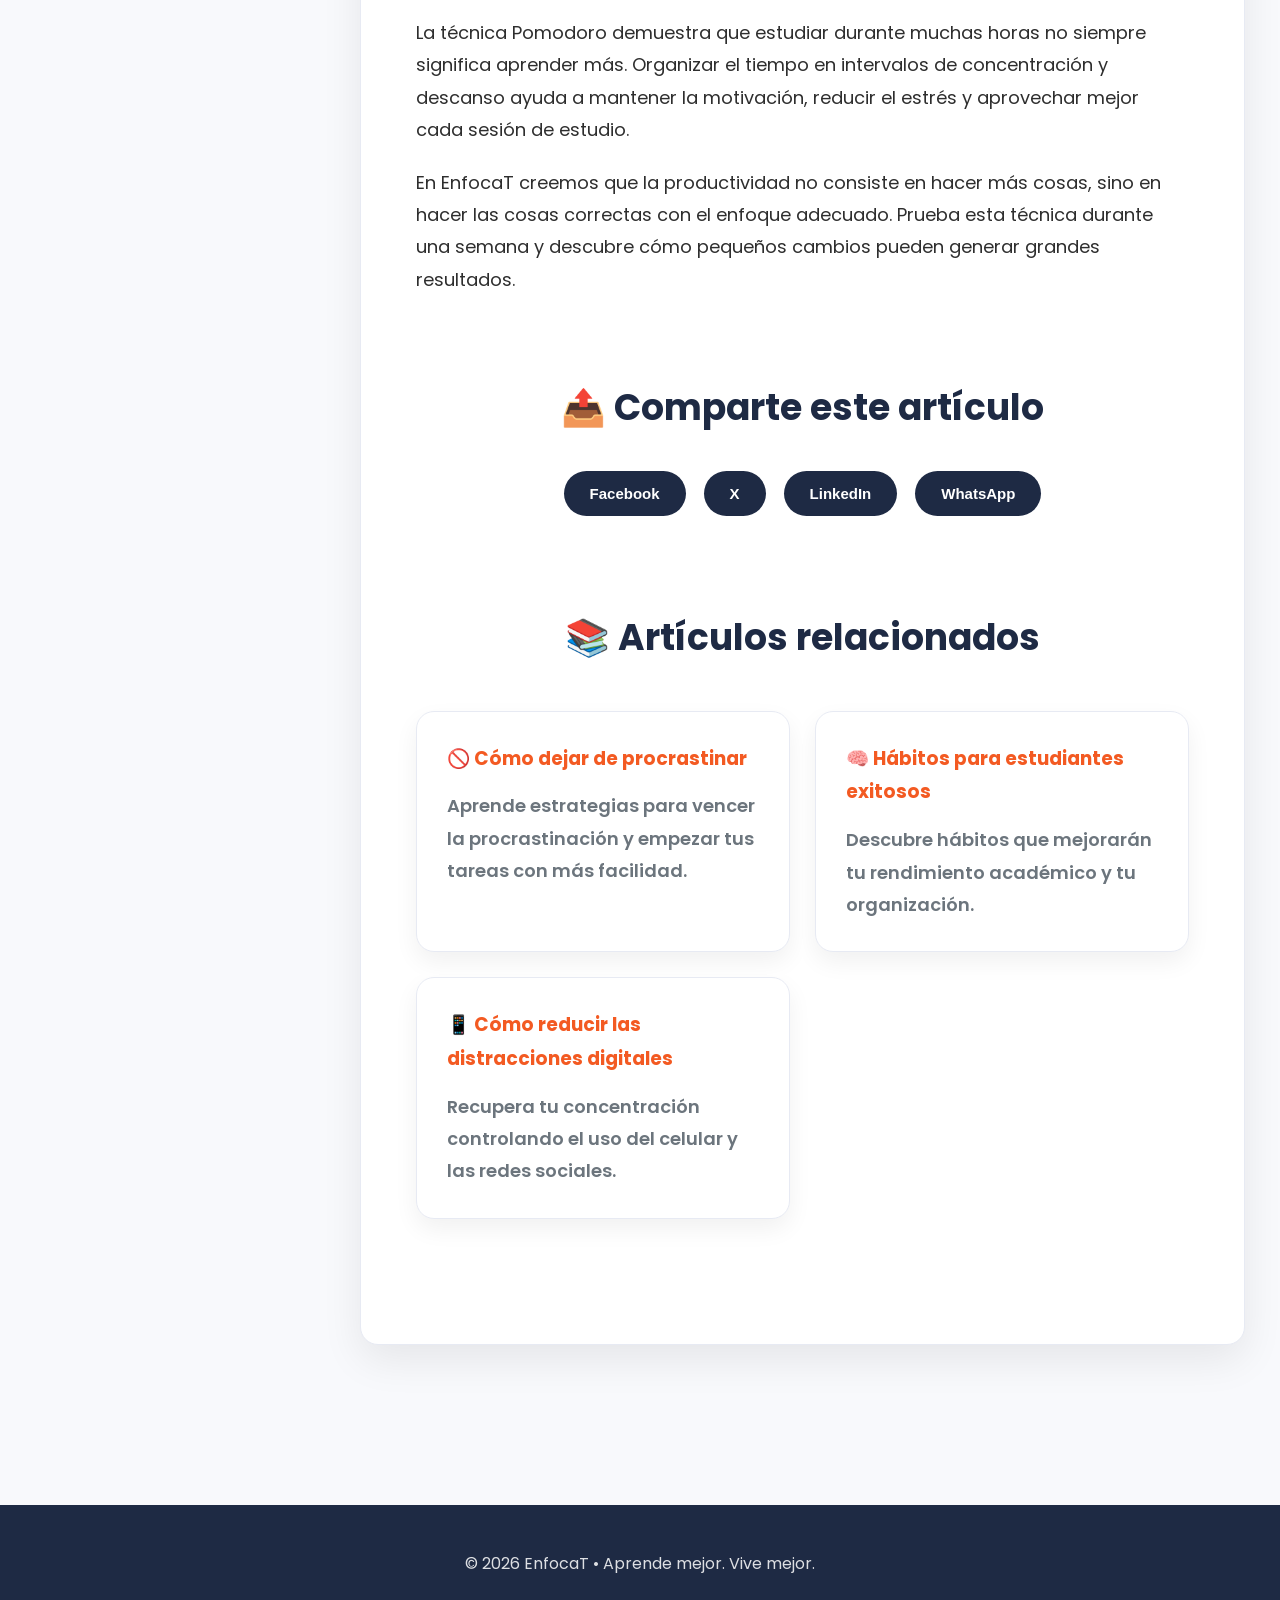
<file: pomodoro.html>
<!DOCTYPE html>
<html lang="es">

<head>

<meta charset="UTF-8">

<meta name="viewport" content="width=device-width, initial-scale=1.0">

<title>La técnica Pomodoro | EnfocaT</title>

<link rel="stylesheet" href="articulo.css">

<link rel="preconnect" href="https://fonts.googleapis.com">

<link rel="preconnect" href="https://fonts.gstatic.com" crossorigin>

<link href="https://fonts.googleapis.com/css2?family=Poppins:wght@300;400;500;600;700;800&display=swap" rel="stylesheet">

</head>

<body>

<div id="progress-bar"></div>

<header class="hero">

<img src="assets/pomodoro-banner.jpg" alt="Técnica Pomodoro">

<div class="overlay"></div>

<div class="hero-content">

<a href="blog.html" class="volver">
← Volver al Blog
</a>

<span class="categoria">
🍅 Productividad
</span>

<h1>La técnica Pomodoro: estudia con más concentración y menos agotamiento</h1>

<p class="descripcion">

Aprende a utilizar uno de los métodos de productividad más efectivos para mejorar tu concentración, evitar el agotamiento mental y aprovechar mejor cada sesión de estudio.

</p>

<div class="meta">

<div>
📅
<span>Julio 2026</span>
</div>

<div>
👤
<span>Equipo EnfocaT</span>
</div>

<div>
⏱️
<span id="reading-time">Calculando...</span>
</div>

</div>

</div>

</header>

<div class="contenedor">

<aside class="sidebar">

<h3>Contenido</h3>

<ul>

<li><a href="#que-es">¿Qué es la técnica Pomodoro?</a></li>

<li><a href="#como-funciona">¿Cómo funciona?</a></li>

<li><a href="#beneficios">Beneficios</a></li>

<li><a href="#pasos">Paso a paso</a></li>

<li><a href="#herramientas">Herramientas útiles</a></li>

<li><a href="#errores">Errores comunes</a></li>

<li><a href="#conclusion">Conclusión</a></li>

</ul>

</aside>

<main class="articulo">

<section id="que-es">

<h2>¿Qué es la técnica Pomodoro?</h2>

<p>

La técnica Pomodoro es un método de gestión del tiempo creado para ayudarte a mantener la concentración durante periodos cortos e intensos de trabajo. Su nombre proviene del temporizador de cocina con forma de tomate ("pomodoro" en italiano) que utilizaba su creador.

</p>

<p>

Su funcionamiento es sencillo: trabajas durante un tiempo determinado sin interrupciones y luego realizas un descanso breve. Este ciclo ayuda a mantener el cerebro enfocado y reduce la sensación de agotamiento que suele aparecer después de largas horas de estudio.

</p>

<figure class="imagen">

<img src="assets/Tecnica-pomodoro.jpg" alt="Método Pomodoro">

<figcaption>
La concentración mejora cuando se trabaja por intervalos.
</figcaption>

</figure>

<div class="quote">

<p>

"Trabajar más horas no significa ser más productivo. Lo importante es mantener una atención de calidad."

</p>

<span>— EnfocaT</span>

</div>

</section>
<section id="como-funciona">

<h2>¿Cómo funciona la técnica Pomodoro?</h2>

<p>

La técnica Pomodoro se basa en dividir el trabajo en bloques de tiempo para mantener un alto nivel de concentración sin llegar al agotamiento. En lugar de estudiar durante horas seguidas, alternas sesiones de trabajo con descansos cortos que permiten recuperar energía.

</p>

<div class="cards-grid">

<div class="card-info">

<h3>🍅 25 minutos</h3>

<p>Concéntrate únicamente en una tarea. Evita revisar el celular, redes sociales o cualquier otra distracción.</p>

</div>

<div class="card-info">

<h3>☕ 5 minutos</h3>

<p>Levántate, toma agua, estira el cuerpo o descansa la vista antes de comenzar el siguiente bloque.</p>

</div>

<div class="card-info">

<h3>🔁 Repite 4 veces</h3>

<p>Después de completar cuatro Pomodoros seguidos habrás trabajado cerca de dos horas de forma muy eficiente.</p>

</div>

<div class="card-info">

<h3>🌴 Descanso largo</h3>

<p>Al finalizar los cuatro ciclos toma un descanso de 20 a 30 minutos para recuperar completamente tu energía.</p>

</div>

</div>

<figure class="imagen">

<img src="assets/Pomo.jpg" alt="Temporizador Pomodoro">

<figcaption>

Un temporizador ayuda a respetar los tiempos de estudio y descanso.

</figcaption>

</figure>

</section>

<section id="beneficios">

<h2>Beneficios de utilizar Pomodoro</h2>

<p>

Miles de estudiantes y profesionales utilizan esta técnica porque mejora la concentración y reduce la sensación de cansancio. Al trabajar por intervalos, el cerebro mantiene un mejor rendimiento durante más tiempo.

</p>

<div class="info-box">

<h3>📈 ¿Qué puedes conseguir?</h3>

<p>

Con una aplicación constante podrás terminar tareas más rápido, disminuir la procrastinación y mantener una mejor organización durante el día.

</p>

</div>

<ul>

<li>✅ Mayor concentración.</li>

<li>✅ Menos distracciones.</li>

<li>✅ Reduce el agotamiento mental.</li>

<li>✅ Facilita comenzar tareas difíciles.</li>

<li>✅ Mejora la administración del tiempo.</li>

<li>✅ Aumenta la productividad diaria.</li>

</ul>

<div class="quote">

<p>

"La productividad no consiste en trabajar más tiempo, sino en aprovechar mejor el tiempo disponible."

</p>

<span>— EnfocaT</span>

</div>

</section>

<section id="pasos">

<h2>Cómo aplicar la técnica paso a paso</h2>

<p>

No necesitas herramientas complicadas para comenzar. Solo sigue estos pasos cada vez que vayas a estudiar.

</p>

<div class="tip-box">

<h3>1️⃣ Elige una sola tarea</h3>

<p>No intentes hacer varias cosas al mismo tiempo. Define un objetivo claro antes de iniciar el temporizador.</p>

</div>

<div class="tip-box">

<h3>2️⃣ Programa 25 minutos</h3>

<p>Utiliza un cronómetro o una aplicación especializada y trabaja sin interrupciones hasta que termine el tiempo.</p>

</div>

<div class="tip-box">

<h3>3️⃣ Descansa 5 minutos</h3>

<p>Aprovecha el descanso para caminar, hidratarte o relajar la vista. Evita comenzar otra actividad que te distraiga.</p>

</div>

<div class="tip-box">

<h3>4️⃣ Repite el ciclo</h3>

<p>Después de cuatro Pomodoros realiza un descanso largo de entre 20 y 30 minutos antes de continuar.</p>

</div>

<div class="consejo">

<h2>💡 Consejo EnfocaT</h2>

<p>

Antes de iniciar cada Pomodoro escribe exactamente qué vas a lograr en esos 25 minutos. Tener un objetivo específico aumenta significativamente la probabilidad de terminar la tarea.

</p>

</div>

</section>
<section id="herramientas">

<h2>Herramientas recomendadas</h2>

<p>

Aunque puedes utilizar un cronómetro tradicional, existen aplicaciones diseñadas específicamente para la técnica Pomodoro que facilitan el seguimiento de tus sesiones de estudio y descansos.

</p>

<div class="cards-grid">

<div class="card-info">

<h3>🌳 Forest</h3>

<p>Convierte tu tiempo de concentración en un árbol virtual que crecerá mientras no uses el celular.</p>

</div>

<div class="card-info">

<h3>⏰ Focus To-Do</h3>

<p>Combina la técnica Pomodoro con listas de tareas para organizar mejor tu día.</p>

</div>

<div class="card-info">

<h3>💻 Pomofocus</h3>

<p>Temporizador online gratuito, sencillo y perfecto para estudiar desde el computador.</p>

</div>

<div class="card-info">

<h3>📅 Google Calendar</h3>

<p>Programa tus bloques Pomodoro para mantener una rutina organizada durante la semana.</p>

</div>

</div>

<figure class="imagen">

<img src="assets/Aplicaciones.jpg" alt="Aplicaciones Pomodoro">

<figcaption>

Existen múltiples herramientas para aplicar esta técnica fácilmente.

</figcaption>

</figure>

</section>

<section id="errores">

<h2>Errores comunes al utilizar Pomodoro</h2>

<p>

Muchas personas abandonan esta técnica porque cometen algunos errores que reducen su efectividad. Evitarlos hará que obtengas mejores resultados.

</p>

<ul class="errores">

<li>❌ Revisar el celular durante los 25 minutos.</li>

<li>❌ Saltarse los descansos.</li>

<li>❌ Trabajar en varias tareas al mismo tiempo.</li>

<li>❌ Elegir objetivos demasiado grandes para un solo Pomodoro.</li>

<li>❌ No planificar qué harás antes de iniciar el temporizador.</li>

<li>❌ Interrumpir constantemente el cronómetro.</li>

</ul>

</section>

<section id="conclusion">

<h2>Conclusión</h2>

<p>

La técnica Pomodoro demuestra que estudiar durante muchas horas no siempre significa aprender más. Organizar el tiempo en intervalos de concentración y descanso ayuda a mantener la motivación, reducir el estrés y aprovechar mejor cada sesión de estudio.

</p>

<p>

En EnfocaT creemos que la productividad no consiste en hacer más cosas, sino en hacer las cosas correctas con el enfoque adecuado. Prueba esta técnica durante una semana y descubre cómo pequeños cambios pueden generar grandes resultados.

</p>

</section>

<section class="compartir">

<h2>📤 Comparte este artículo</h2>

<div class="redes">

<button id="facebook">Facebook</button>

<button id="x">X</button>

<button id="linkedin">LinkedIn</button>

<button id="whatsapp">WhatsApp</button>

</div>

</section>

<section class="relacionados">

<h2>📚 Artículos relacionados</h2>

<div class="articulos-grid">

<a href="procrastinar.html" class="mini-card">

<h3>🚫 Cómo dejar de procrastinar</h3>

<p>Aprende estrategias para vencer la procrastinación y empezar tus tareas con más facilidad.</p>

</a>

<a href="habitos.html" class="mini-card">

<h3>🧠 Hábitos para estudiantes exitosos</h3>

<p>Descubre hábitos que mejorarán tu rendimiento académico y tu organización.</p>

</a>

<a href="distracciones.html" class="mini-card">

<h3>📱 Cómo reducir las distracciones digitales</h3>

<p>Recupera tu concentración controlando el uso del celular y las redes sociales.</p>

</a>

</div>

</section>

</main>

</div>

<button id="topBtn">↑</button>

<footer class="footer-articulo">

<p>

© 2026 EnfocaT • Aprende mejor. Vive mejor.

</p>

</footer>

<script src="articulo.js"></script>

</body>

</html>
</file>
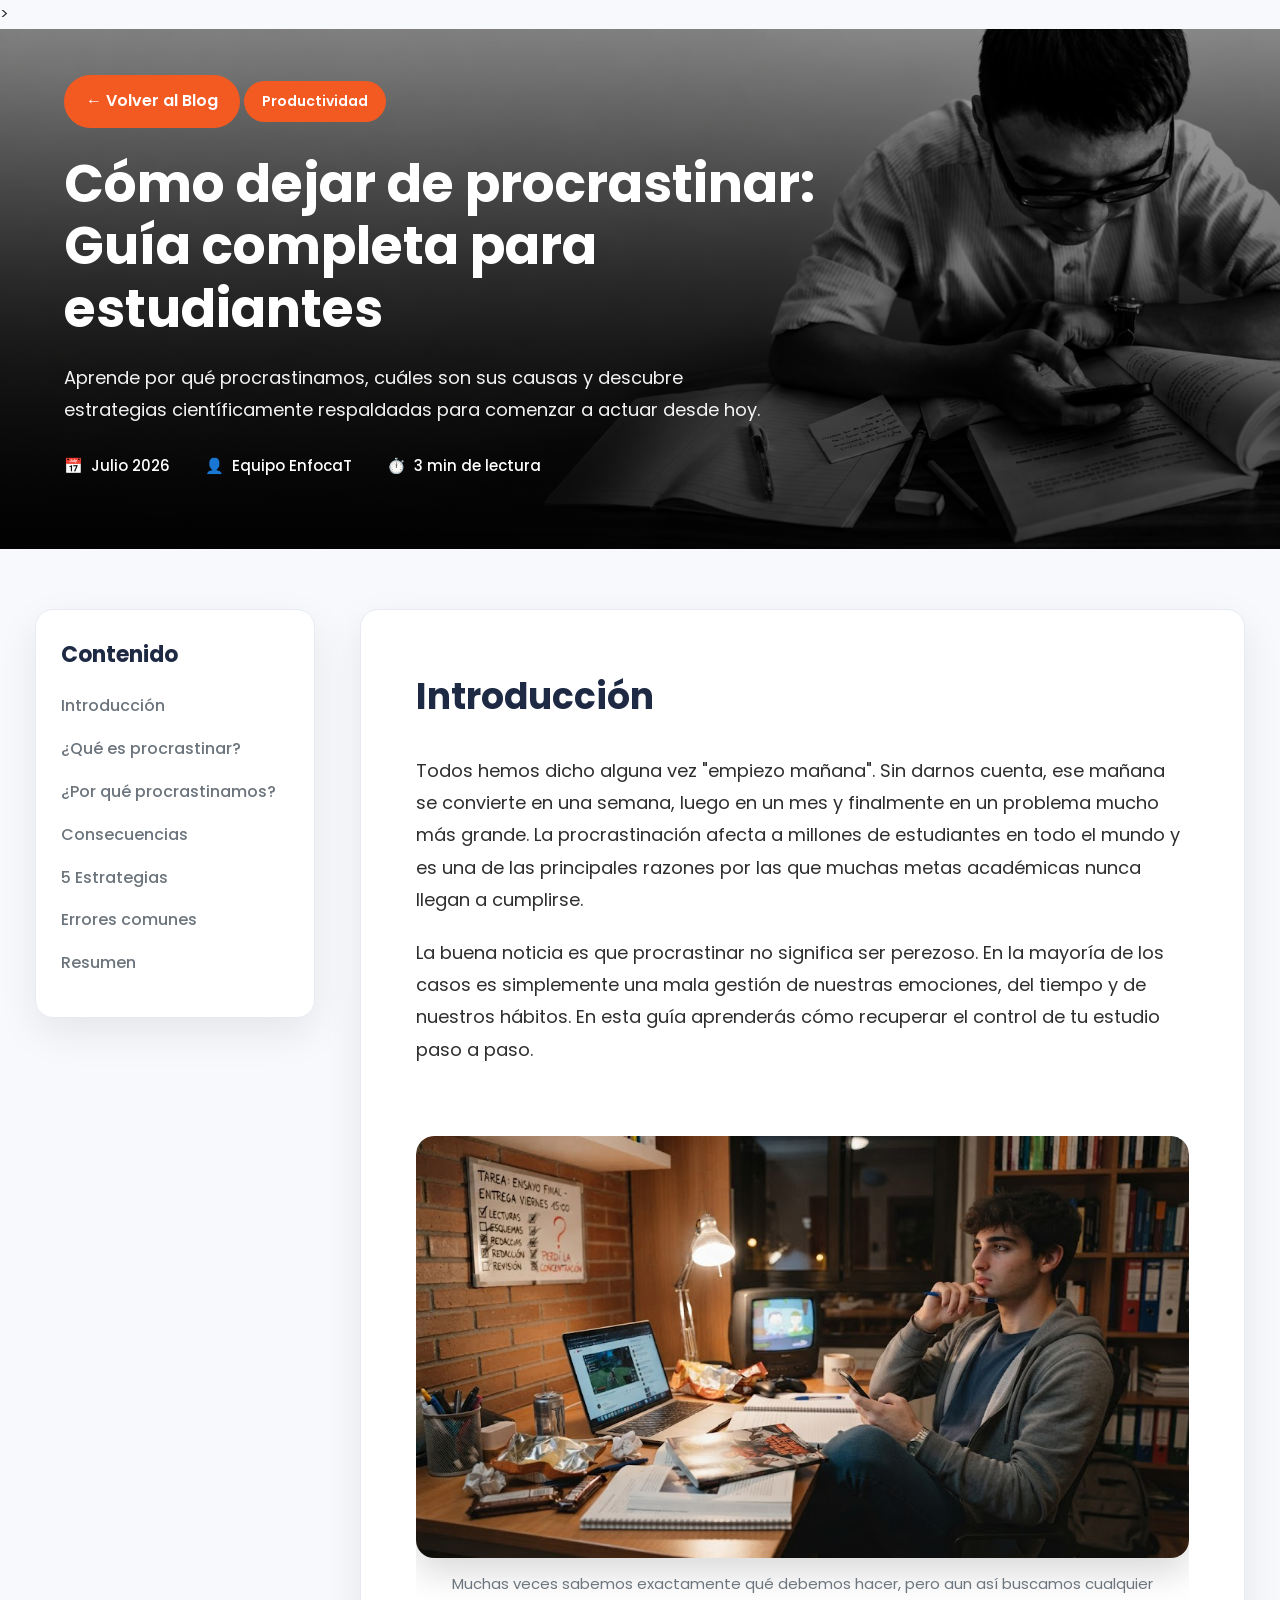
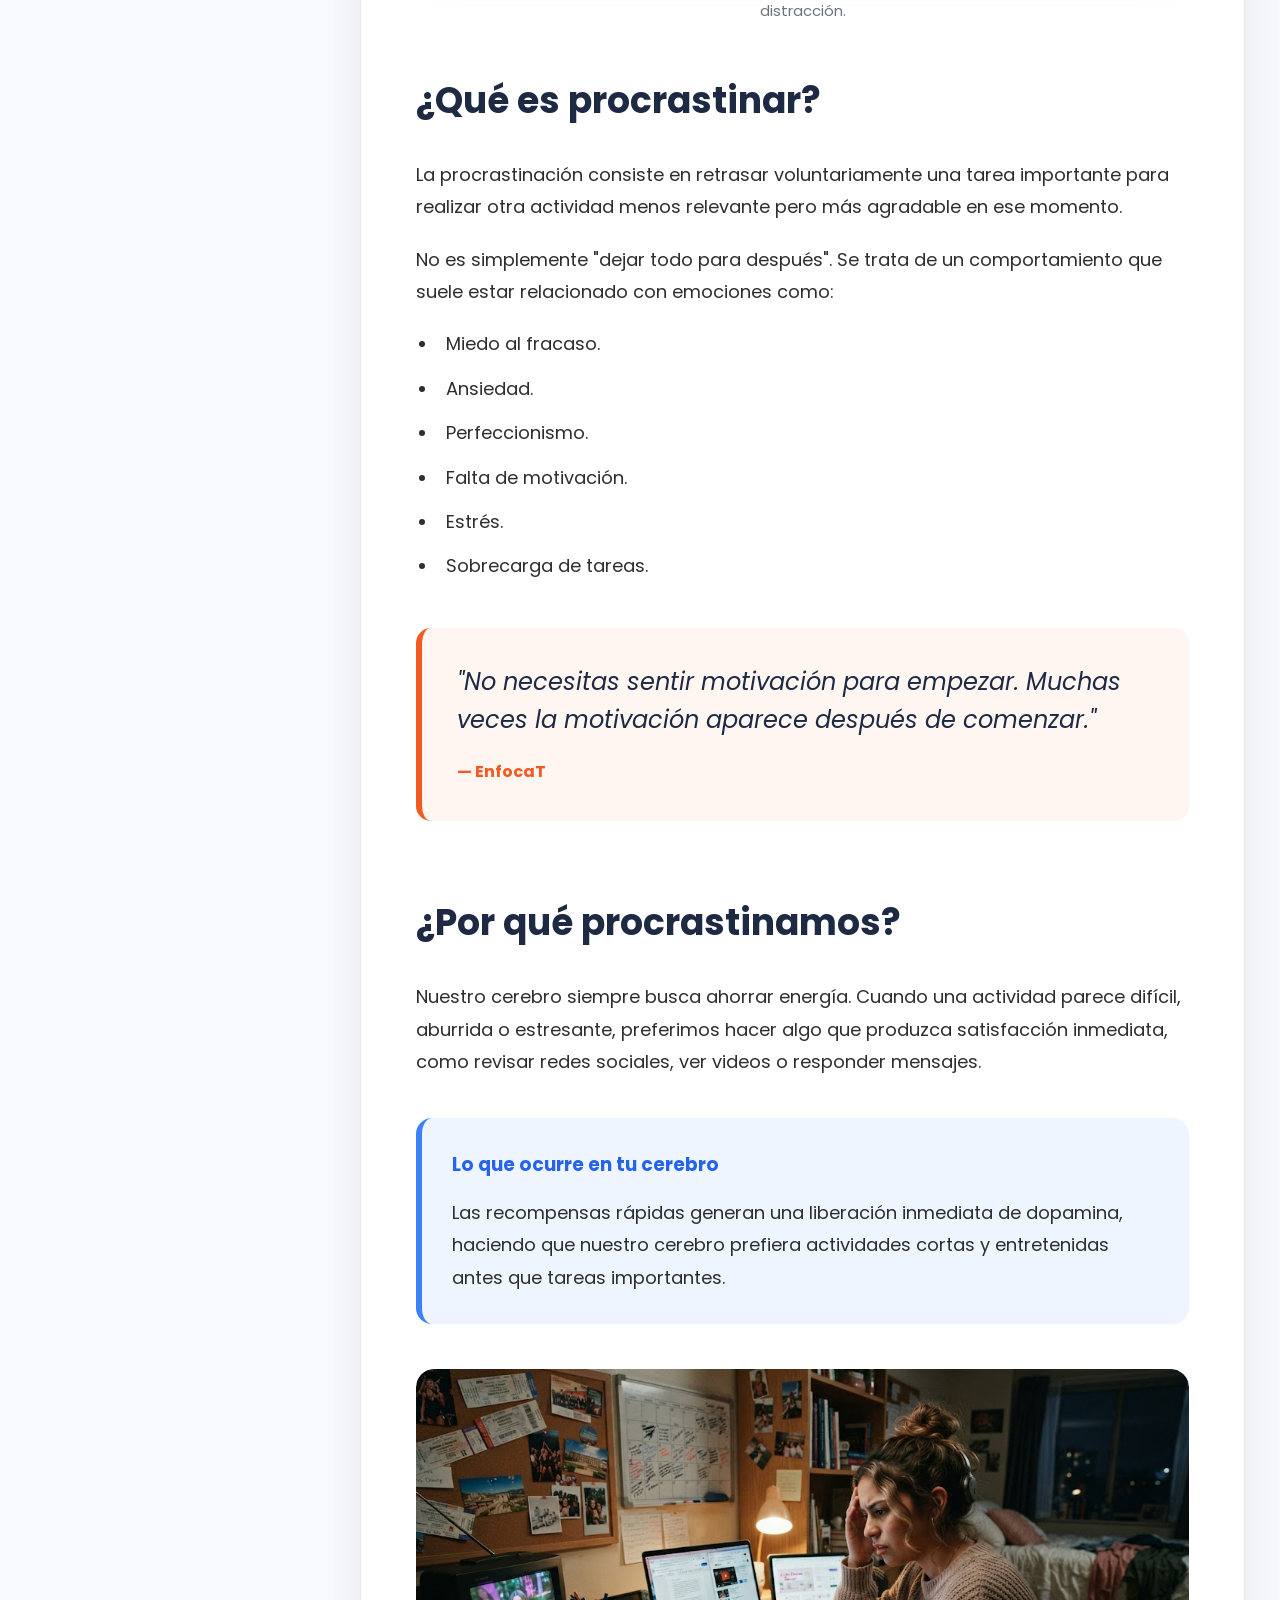
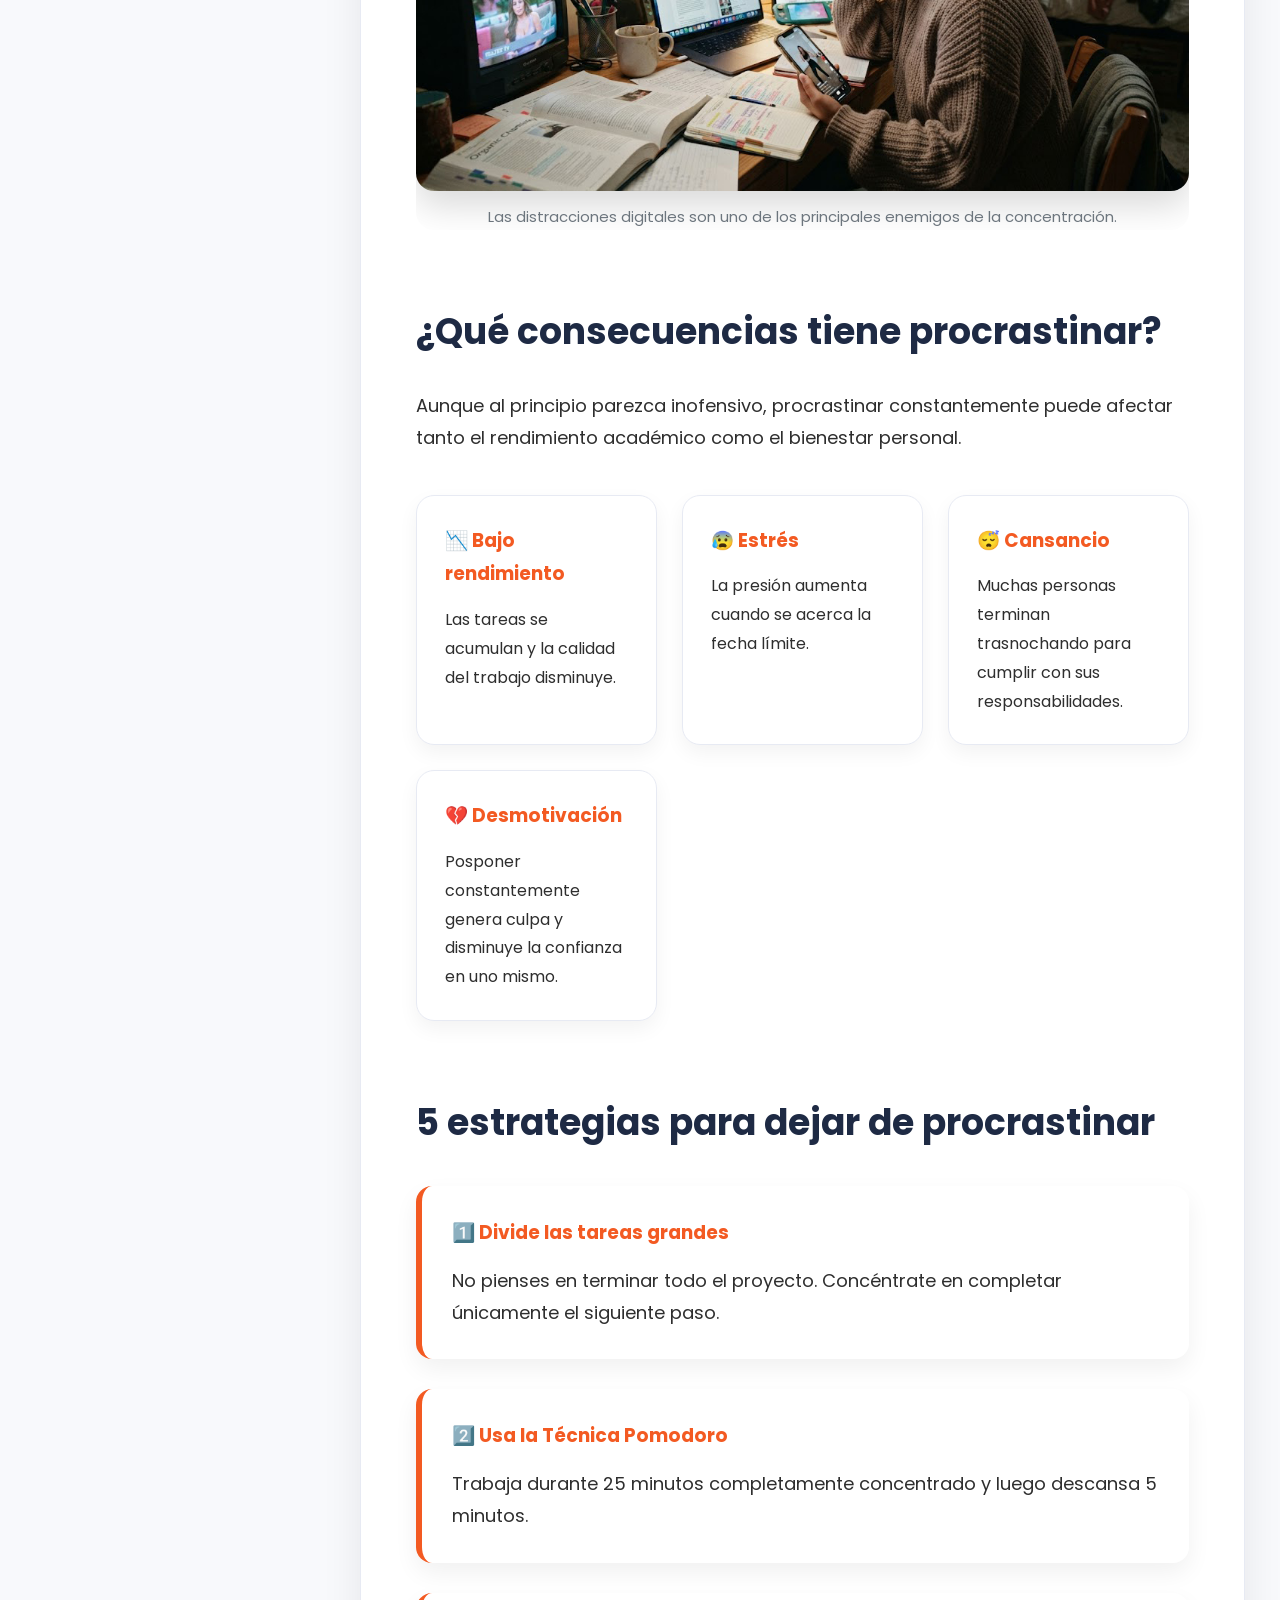
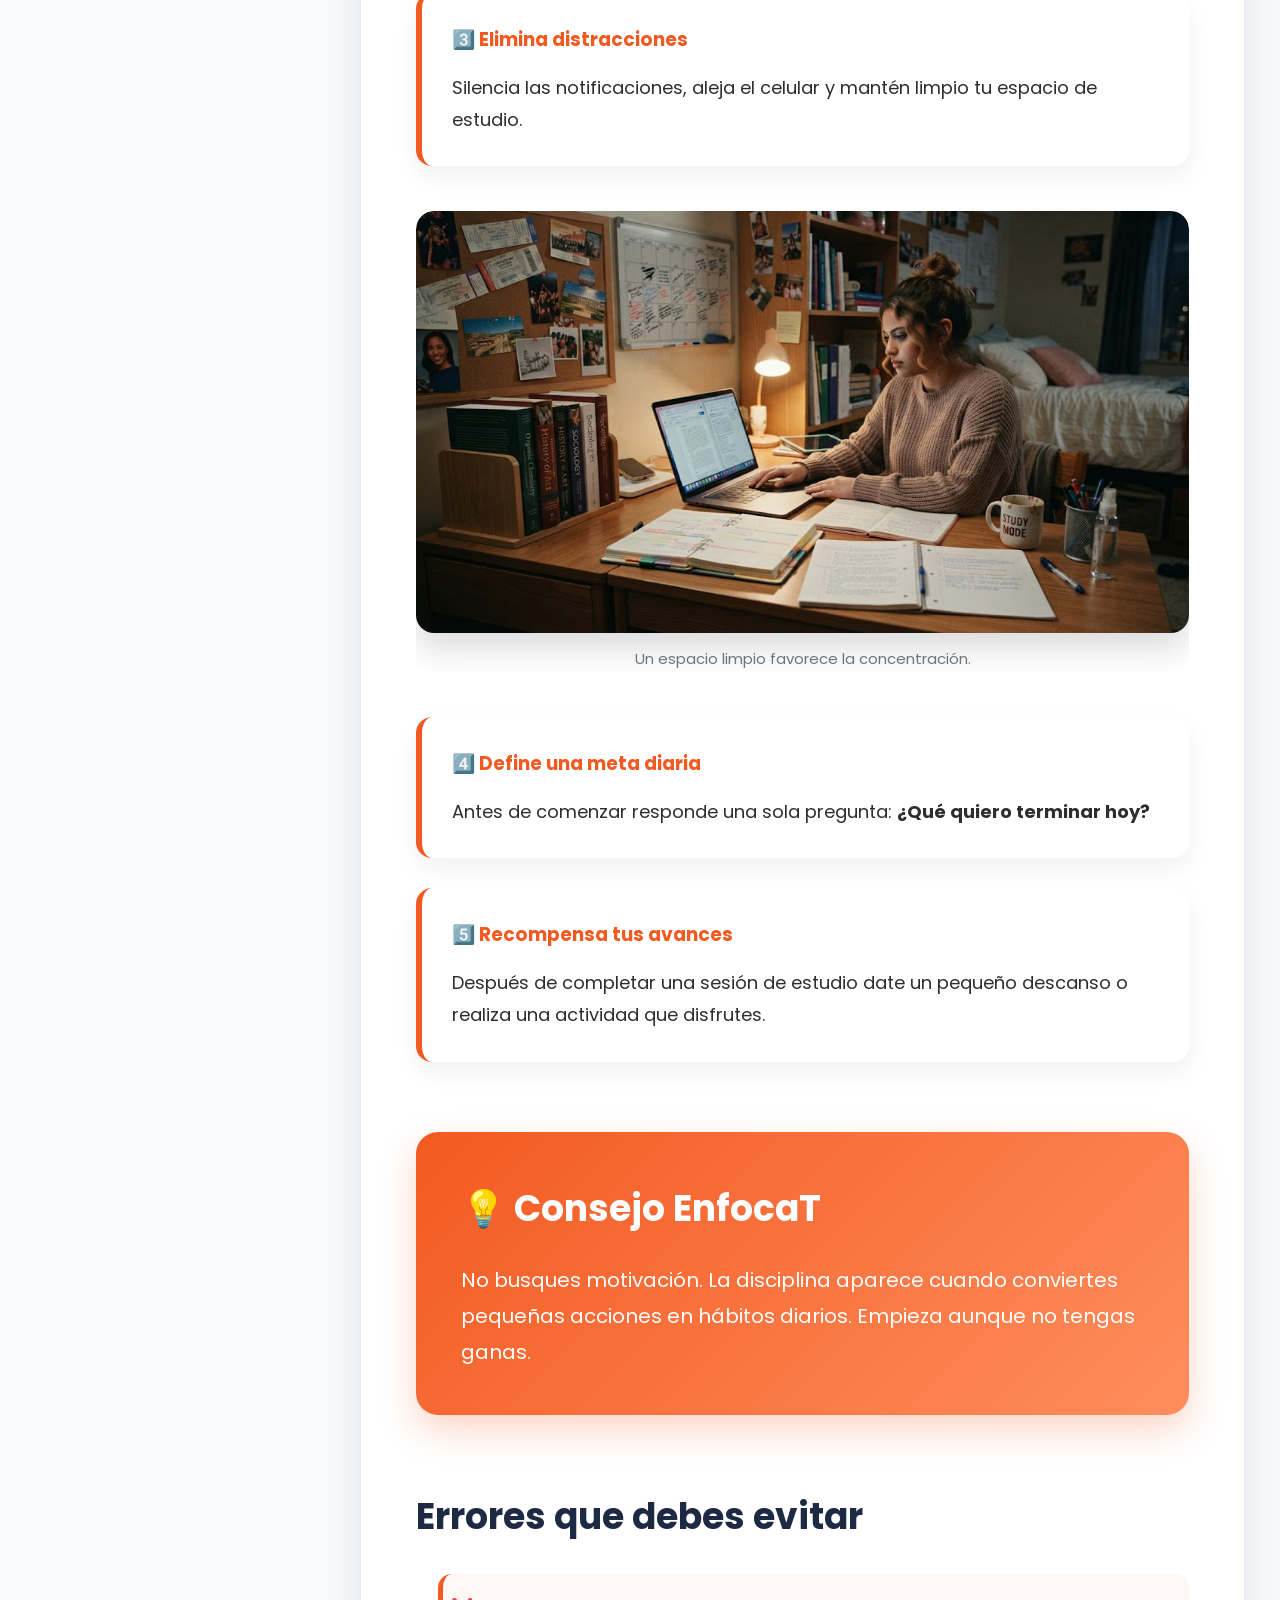
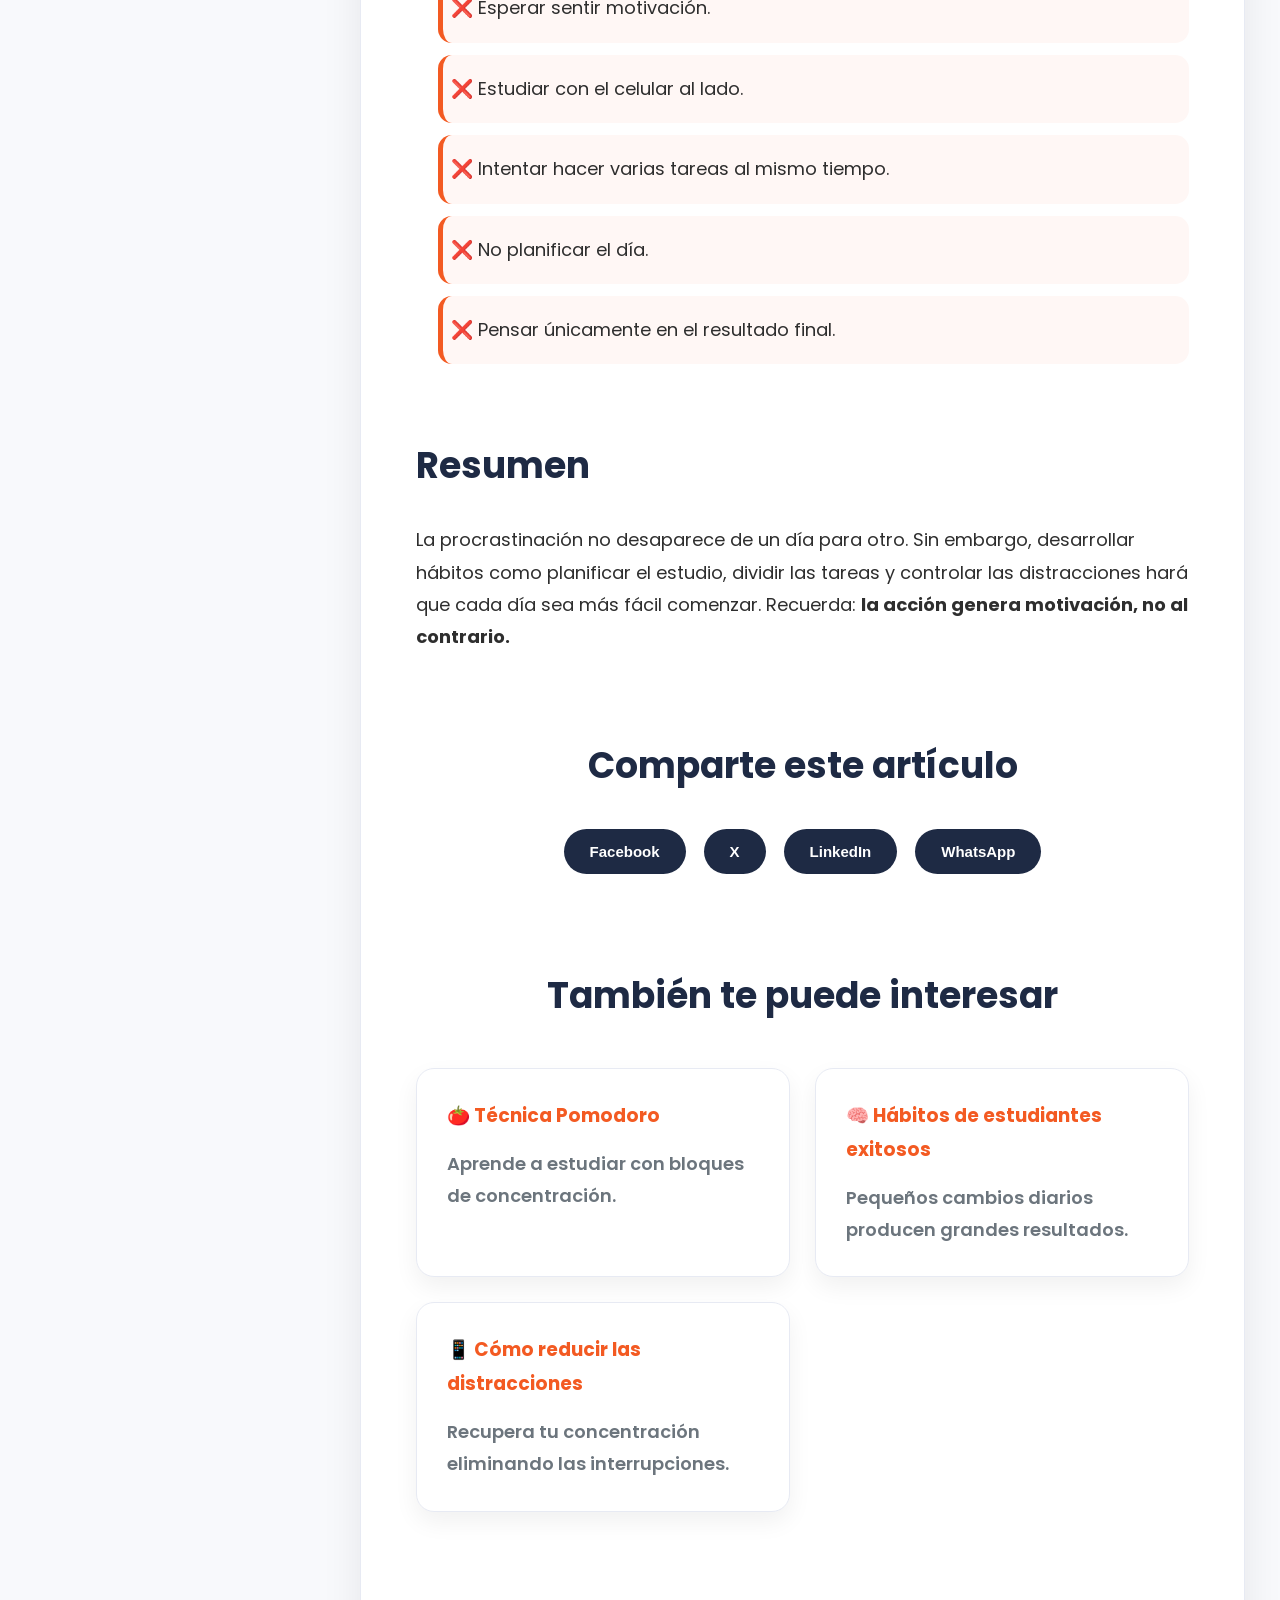
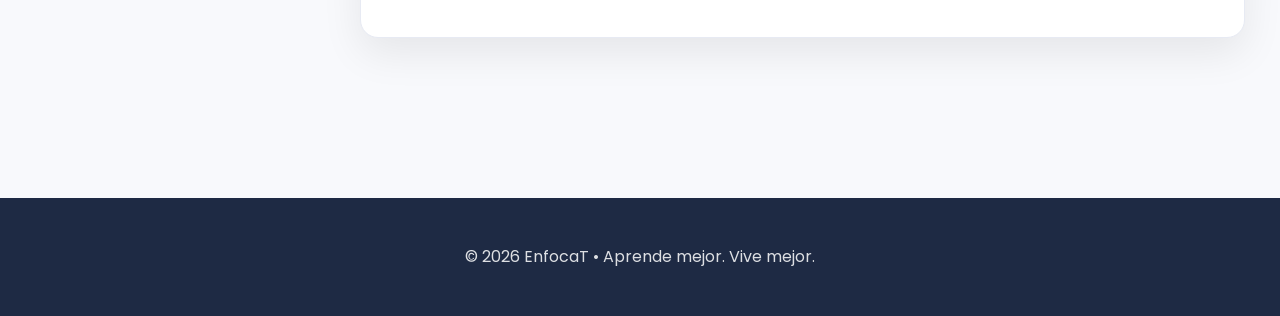
<file: procrastinar.html>
<!DOCTYPE html>
<html lang="es">

<head>

<meta charset="UTF-8">
<meta name="viewport" content="width=device-width, initial-scale=1.0">

<title>Cómo dejar de procrastinar | EnfocaT</title>

<link rel="stylesheet" href="articulo.css">
<script defer src="../articulo.js"></script>>

<link rel="preconnect" href="https://fonts.googleapis.com">
<link rel="preconnect" href="https://fonts.gstatic.com" crossorigin>

<link href="https://fonts.googleapis.com/css2?family=Poppins:wght@300;400;500;600;700;800&display=swap" rel="stylesheet">

<script defer src="articulo.js"></script>

</head>

<body>

<!-- ========================= -->
<!-- Barra de progreso -->
<!-- ========================= -->

<div id="progress-bar"></div>

<!-- ========================= -->
<!-- Hero -->
<!-- ========================= -->

<header class="hero">

<img src="assets/Procrastinar.png" alt="Cómo dejar de procrastinar">

<div class="overlay"></div>

<div class="hero-content">

<a href="blog.html" class="volver">
    ← Volver al Blog
</a>

<span class="categoria">
    Productividad
</span>
<h1>

Cómo dejar de procrastinar:
Guía completa para estudiantes

</h1>

<p class="descripcion">

Aprende por qué procrastinamos, cuáles son sus causas y descubre estrategias
científicamente respaldadas para comenzar a actuar desde hoy.

</p>

<div class="meta">

<div>

📅

<span>
Julio 2026
</span>

</div>

<div>

👤

<span>
Equipo EnfocaT
</span>

</div>

<div>

⏱️

<span id="reading-time">

Calculando...

</span>

</div>

</div>

</div>

</header>

<!-- ========================= -->
<!-- Contenedor -->
<!-- ========================= -->

<div class="contenedor">

<!-- ========================= -->
<!-- Índice -->
<!-- ========================= -->

<aside class="sidebar">

<h3>

Contenido

</h3>

<nav>

<ul>

<li><a href="#intro">Introducción</a></li>

<li><a href="#que-es">¿Qué es procrastinar?</a></li>

<li><a href="#causas">¿Por qué procrastinamos?</a></li>

<li><a href="#consecuencias">Consecuencias</a></li>

<li><a href="#estrategias">5 Estrategias</a></li>

<li><a href="#errores">Errores comunes</a></li>

<li><a href="#resumen">Resumen</a></li>

</ul>

</nav>

</aside>

<!-- ========================= -->
<!-- Artículo -->
<!-- ========================= -->

<main class="articulo">

<section id="intro">

<h2>

Introducción

</h2>

<p>

Todos hemos dicho alguna vez
"empiezo mañana".

Sin darnos cuenta, ese mañana se convierte en una semana, luego en un mes y finalmente
en un problema mucho más grande.

La procrastinación afecta a millones de estudiantes en todo el mundo y es una de las principales razones por las que muchas metas académicas nunca llegan a cumplirse.

</p>

<p>

La buena noticia es que procrastinar no significa ser perezoso.

En la mayoría de los casos es simplemente una mala gestión de nuestras emociones,
del tiempo y de nuestros hábitos.

En esta guía aprenderás cómo recuperar el control de tu estudio paso a paso.

</p>

</section>

<!-- Imagen -->

<figure class="imagen">

<img src="assets/Procrastinador.jpg" alt="Estudiante procrastinando">

<figcaption>

Muchas veces sabemos exactamente qué debemos hacer, pero aun así buscamos cualquier distracción.

</figcaption>

</figure>

<section id="que-es">

<h2>

¿Qué es procrastinar?

</h2>

<p>

La procrastinación consiste en retrasar voluntariamente una tarea importante para realizar otra actividad menos relevante pero más agradable en ese momento.

</p>

<p>

No es simplemente "dejar todo para después".

Se trata de un comportamiento que suele estar relacionado con emociones como:

</p>

<ul>

<li>Miedo al fracaso.</li>

<li>Ansiedad.</li>

<li>Perfeccionismo.</li>

<li>Falta de motivación.</li>

<li>Estrés.</li>

<li>Sobrecarga de tareas.</li>

</ul>

<div class="quote">

<p>

"No necesitas sentir motivación para empezar.
Muchas veces la motivación aparece después de comenzar."

</p>

<span>

— EnfocaT

</span>

</div>

</section>

<section id="causas">

<h2>

¿Por qué procrastinamos?

</h2>

<p>

Nuestro cerebro siempre busca ahorrar energía.

Cuando una actividad parece difícil,
aburrida o estresante,
preferimos hacer algo que produzca satisfacción inmediata,
como revisar redes sociales,
ver videos o responder mensajes.

</p>

<div class="info-box">

<h3>

Lo que ocurre en tu cerebro

</h3>

<p>

Las recompensas rápidas generan una liberación inmediata de dopamina,
haciendo que nuestro cerebro prefiera actividades cortas y entretenidas antes que tareas importantes.

</p>

</div>

<figure class="imagen">

<img src="assets/Distractores.jpg" alt="Distracciones">

<figcaption>

Las distracciones digitales son uno de los principales enemigos de la concentración.

</figcaption>

</figure>

</section>

<!-- ========================= -->
<!-- Consecuencias -->
<!-- ========================= -->

<section id="consecuencias">

<h2>¿Qué consecuencias tiene procrastinar?</h2>

<p>
Aunque al principio parezca inofensivo, procrastinar constantemente puede afectar tanto el rendimiento académico como el bienestar personal.
</p>

<div class="cards-grid">

<div class="card-info">
<h3>📉 Bajo rendimiento</h3>
<p>Las tareas se acumulan y la calidad del trabajo disminuye.</p>
</div>

<div class="card-info">
<h3>😰 Estrés</h3>
<p>La presión aumenta cuando se acerca la fecha límite.</p>
</div>

<div class="card-info">
<h3>😴 Cansancio</h3>
<p>Muchas personas terminan trasnochando para cumplir con sus responsabilidades.</p>
</div>

<div class="card-info">
<h3>💔 Desmotivación</h3>
<p>Posponer constantemente genera culpa y disminuye la confianza en uno mismo.</p>
</div>

</div>

</section>

<!-- ========================= -->
<!-- Estrategias -->
<!-- ========================= -->

<section id="estrategias">

<h2>5 estrategias para dejar de procrastinar</h2>

<div class="tip-box">

<h3>1️⃣ Divide las tareas grandes</h3>

<p>
No pienses en terminar todo el proyecto. Concéntrate en completar únicamente el siguiente paso.
</p>

</div>

<div class="tip-box">

<h3>2️⃣ Usa la Técnica Pomodoro</h3>

<p>
Trabaja durante 25 minutos completamente concentrado y luego descansa 5 minutos.
</p>

</div>

<div class="tip-box">

<h3>3️⃣ Elimina distracciones</h3>

<p>
Silencia las notificaciones, aleja el celular y mantén limpio tu espacio de estudio.
</p>

</div>

<figure class="imagen">

<img src="assets/Organizado.jpg" alt="Espacio organizado">

<figcaption>

Un espacio limpio favorece la concentración.

</figcaption>

</figure>

<div class="tip-box">

<h3>4️⃣ Define una meta diaria</h3>

<p>
Antes de comenzar responde una sola pregunta:
<strong>¿Qué quiero terminar hoy?</strong>
</p>

</div>

<div class="tip-box">

<h3>5️⃣ Recompensa tus avances</h3>

<p>
Después de completar una sesión de estudio date un pequeño descanso o realiza una actividad que disfrutes.
</p>

</div>

</section>

<!-- ========================= -->
<!-- Consejo EnfocaT -->
<!-- ========================= -->

<div class="consejo">

<h2>💡 Consejo EnfocaT</h2>

<p>

No busques motivación.

La disciplina aparece cuando conviertes pequeñas acciones en hábitos diarios.

Empieza aunque no tengas ganas.

</p>

</div>

<!-- ========================= -->
<!-- Errores -->
<!-- ========================= -->

<section id="errores">

<h2>Errores que debes evitar</h2>

<ul class="errores">

<li>❌ Esperar sentir motivación.</li>

<li>❌ Estudiar con el celular al lado.</li>

<li>❌ Intentar hacer varias tareas al mismo tiempo.</li>

<li>❌ No planificar el día.</li>

<li>❌ Pensar únicamente en el resultado final.</li>

</ul>

</section>

<!-- ========================= -->
<!-- Resumen -->
<!-- ========================= -->

<section id="resumen">

<h2>Resumen</h2>

<p>

La procrastinación no desaparece de un día para otro.

Sin embargo, desarrollar hábitos como planificar el estudio, dividir las tareas y controlar las distracciones hará que cada día sea más fácil comenzar.

Recuerda:

<strong>la acción genera motivación, no al contrario.</strong>

</p>

</section>

<!-- ========================= -->
<!-- Compartir -->
<!-- ========================= -->

<section class="compartir">

<h2>Comparte este artículo</h2>

<div class="redes">

<button id="facebook">Facebook</button>

<button id="x">X</button>

<button id="linkedin">LinkedIn</button>

<button id="whatsapp">WhatsApp</button>

</div>

</section>

<!-- ========================= -->
<!-- Artículos relacionados -->
<!-- ========================= -->

<section class="relacionados">

<h2>También te puede interesar</h2>

<div class="articulos-grid">

<a href="pomodoro.html" class="mini-card">

<h3>🍅 Técnica Pomodoro</h3>

<p>Aprende a estudiar con bloques de concentración.</p>

</a>

<a href="habitos.html" class="mini-card">

<h3>🧠 Hábitos de estudiantes exitosos</h3>

<p>Pequeños cambios diarios producen grandes resultados.</p>

</a>

<a href="distracciones.html" class="mini-card">

<h3>📱 Cómo reducir las distracciones</h3>

<p>Recupera tu concentración eliminando las interrupciones.</p>

</a>

</div>

</section>

</main>

</div>

<button id="topBtn">
↑
</button>

<footer class="footer-articulo">

<p>

© 2026 EnfocaT • Aprende mejor. Vive mejor.

</p>

</footer>

</body>

</html>
</file>
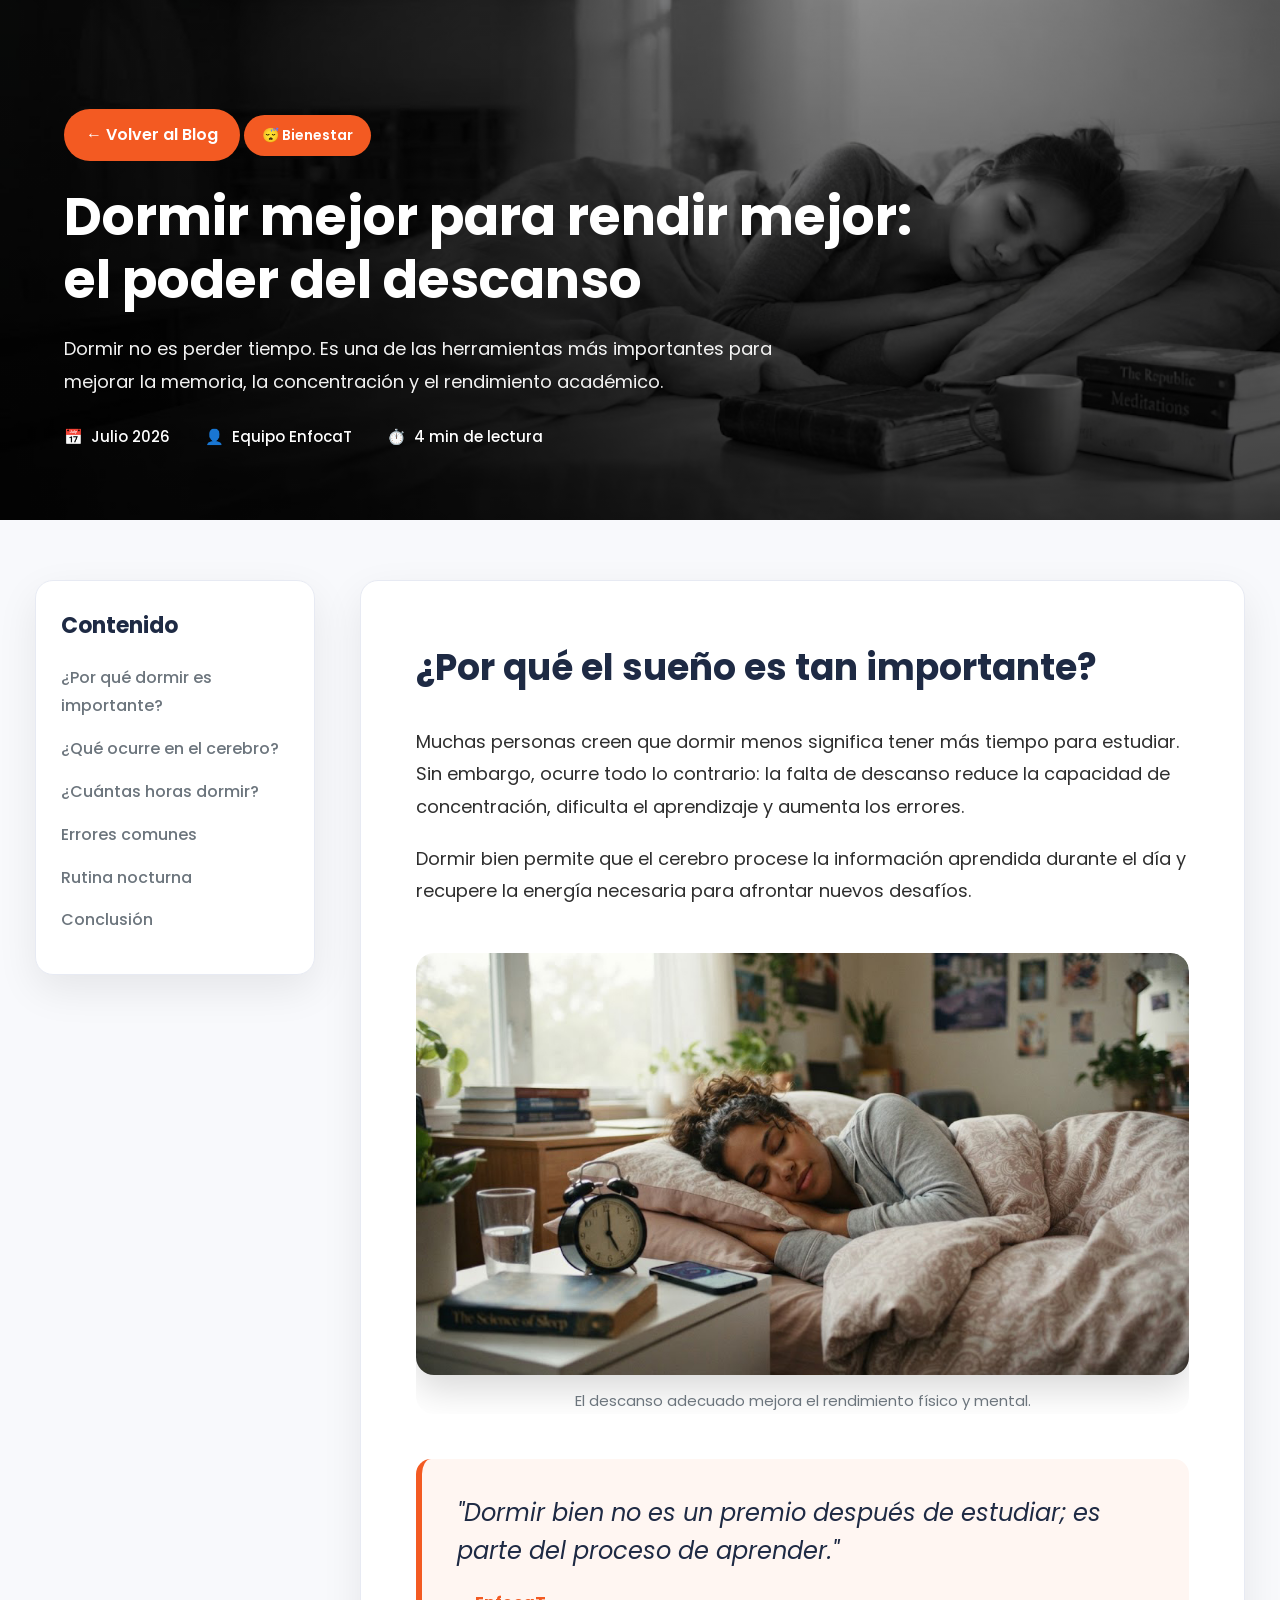
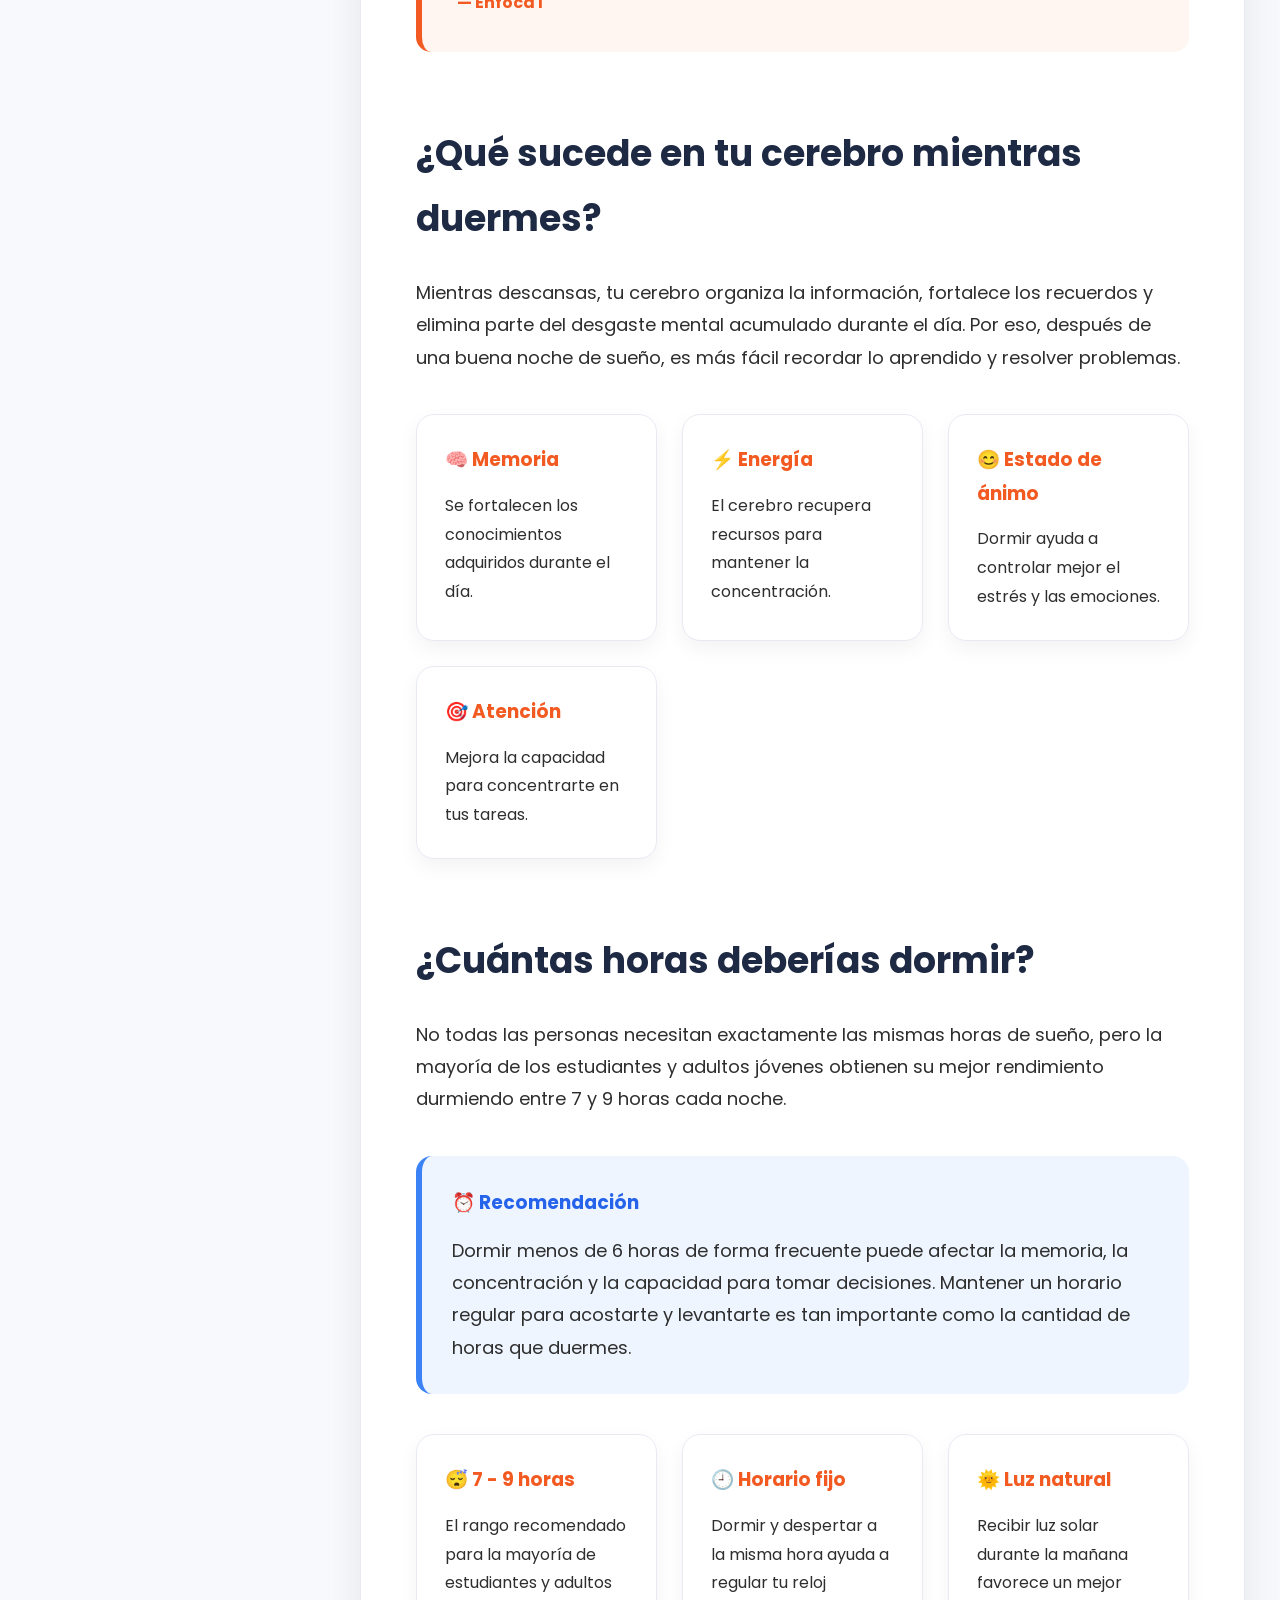
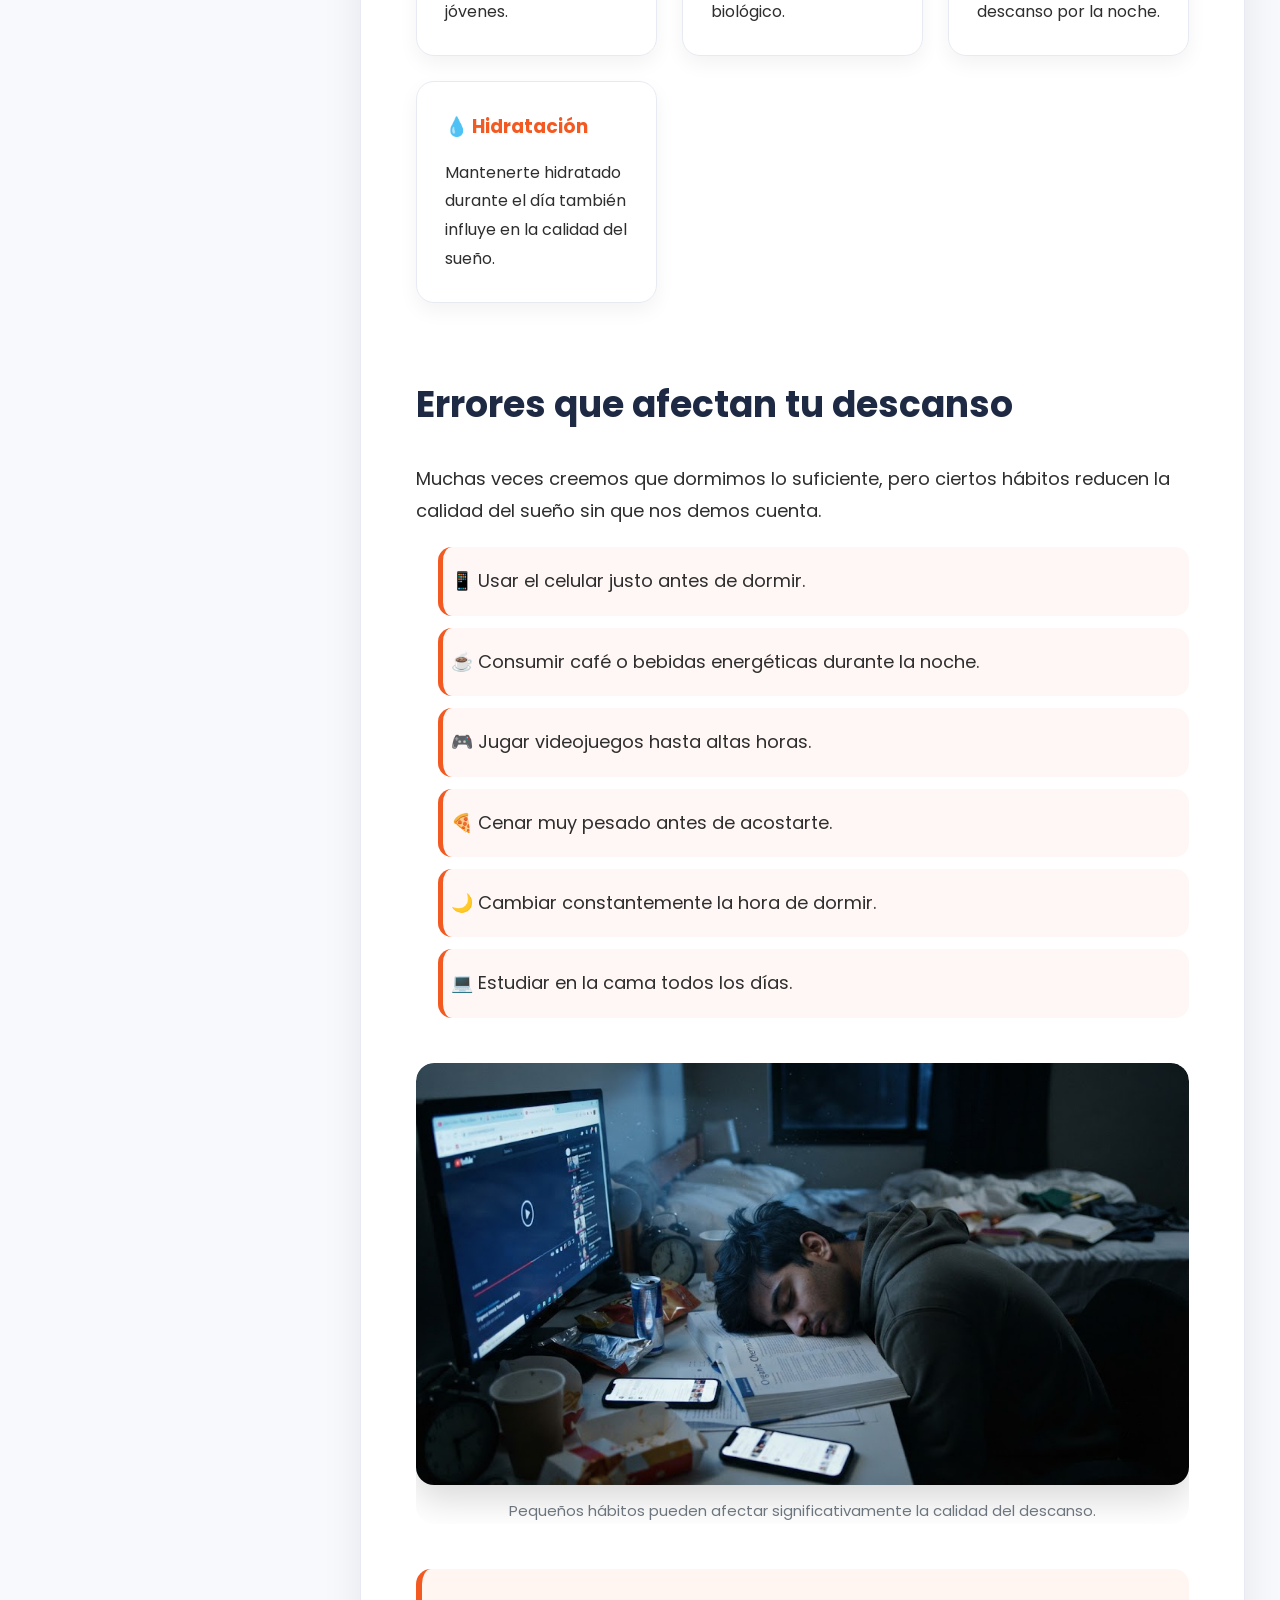
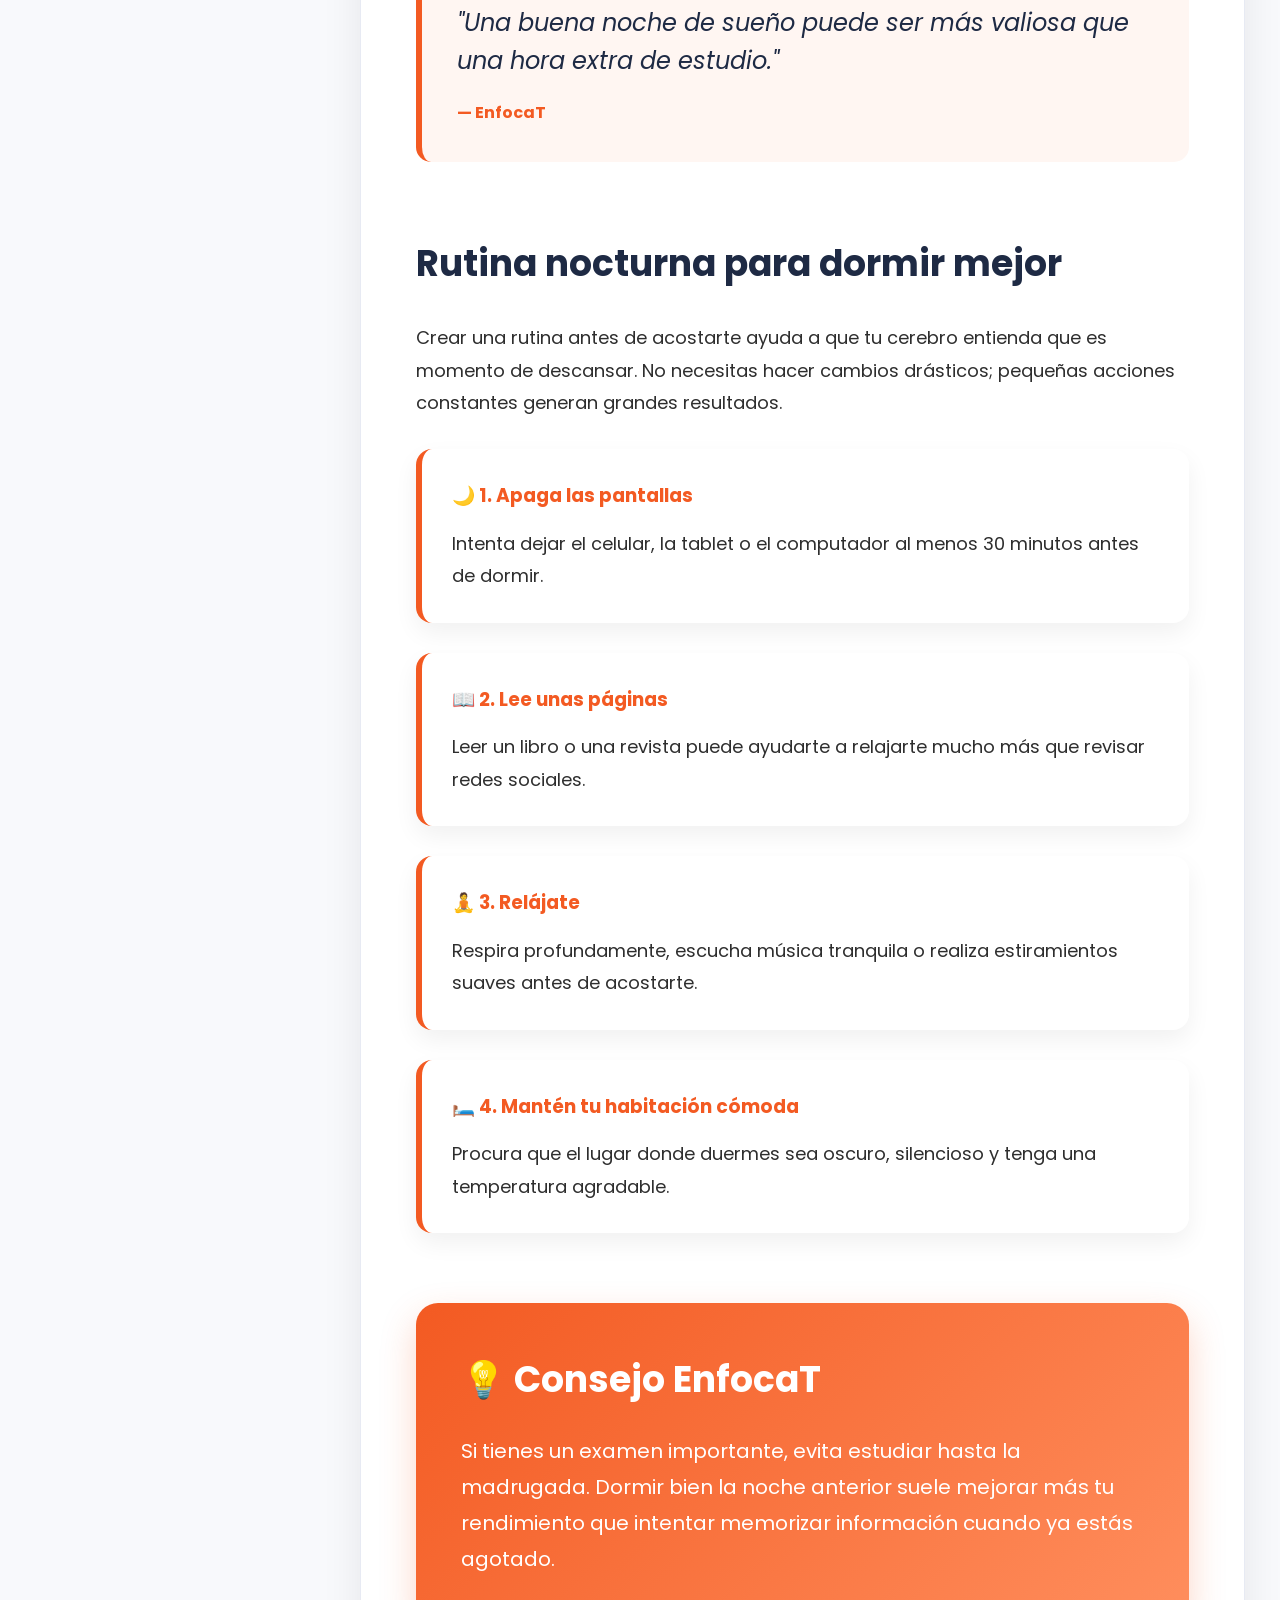
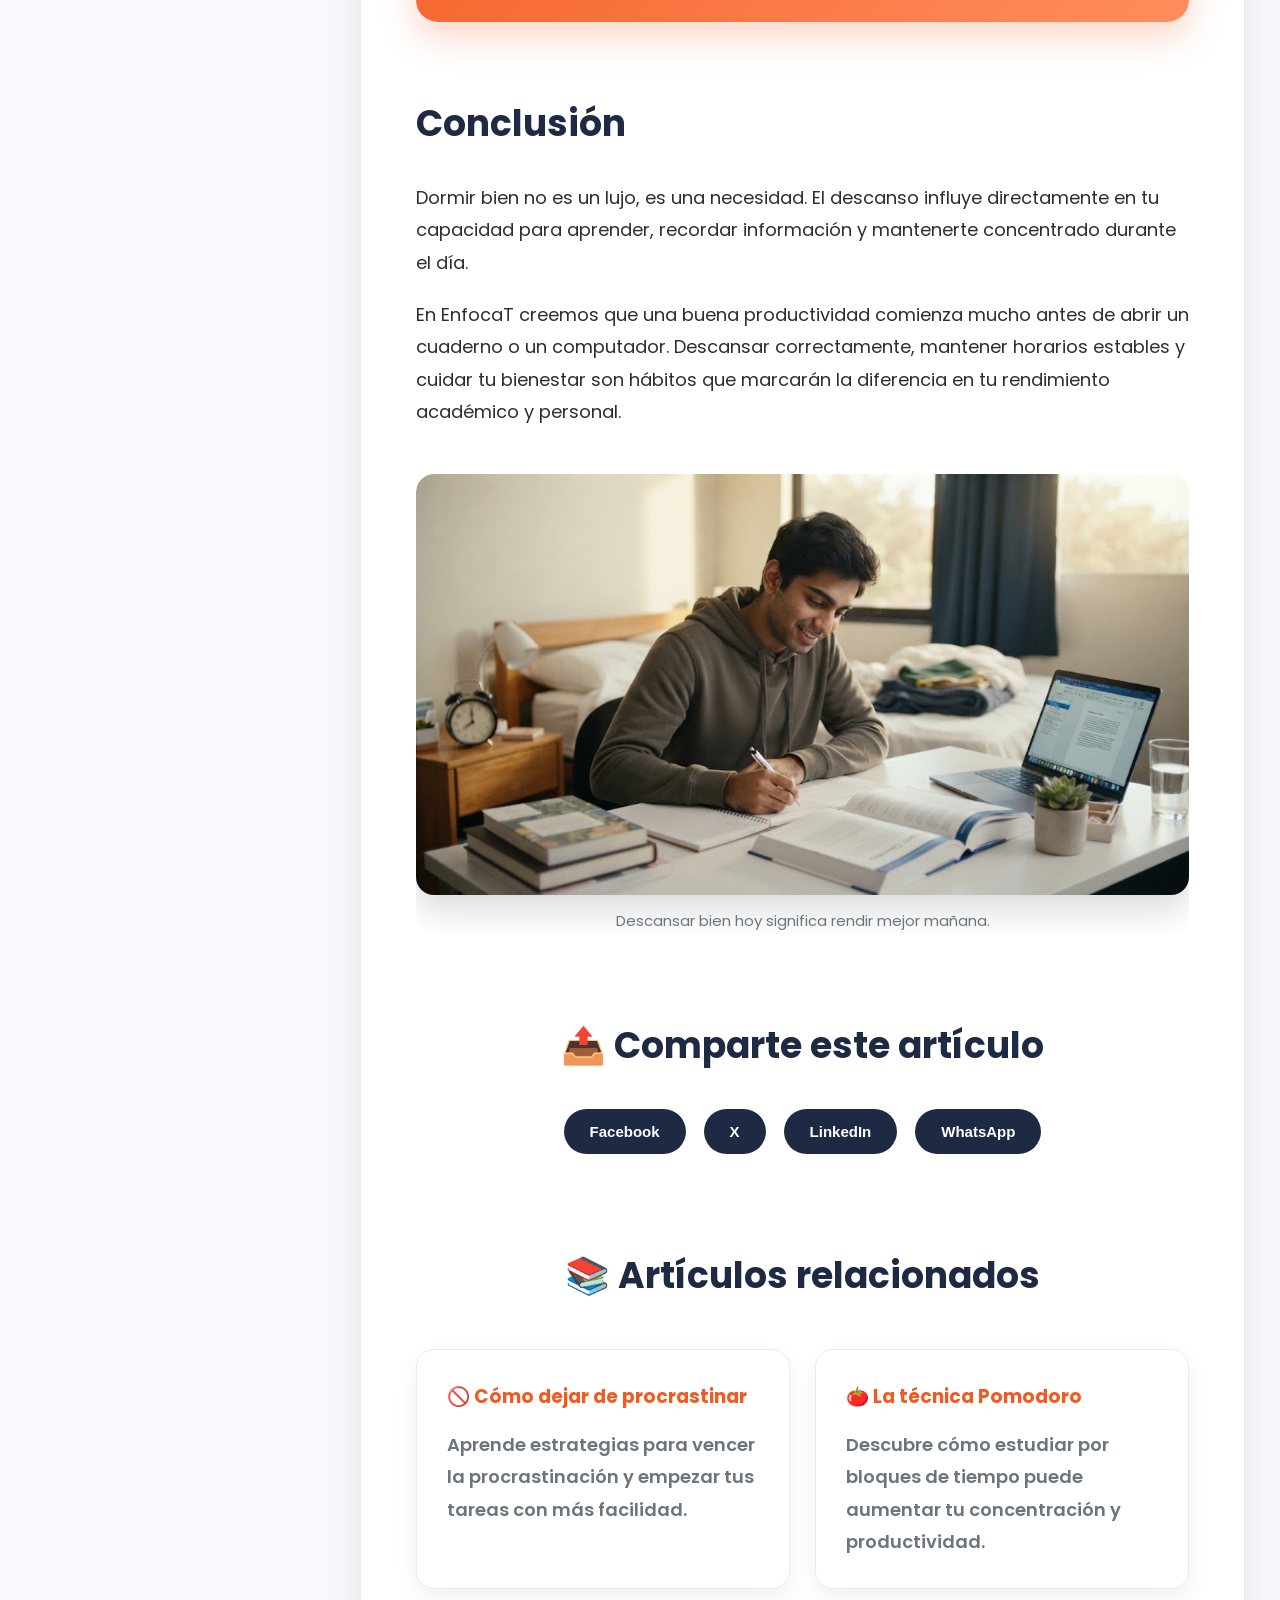
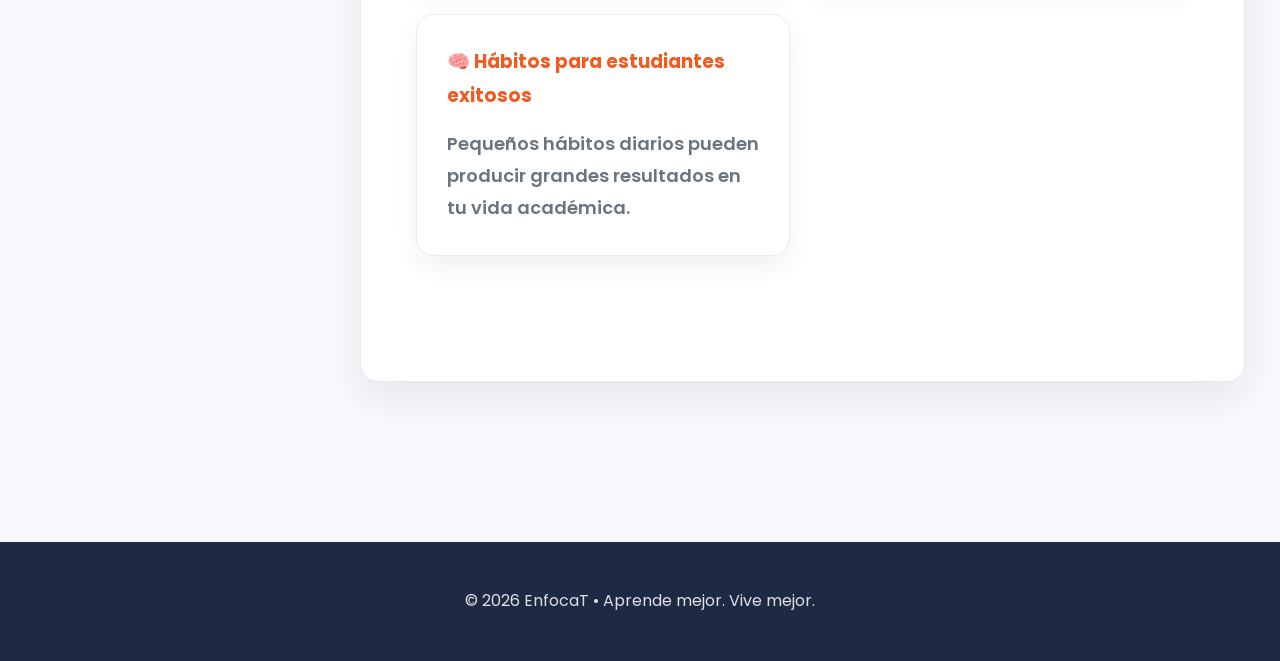
<file: sueno-productividad.html>
<!DOCTYPE html>
<html lang="es">

<head>

<meta charset="UTF-8">

<meta name="viewport" content="width=device-width, initial-scale=1.0">

<title>Sueño y productividad | EnfocaT</title>

<link rel="stylesheet" href="articulo.css">

<link rel="preconnect" href="https://fonts.googleapis.com">

<link rel="preconnect" href="https://fonts.gstatic.com" crossorigin>

<link href="https://fonts.googleapis.com/css2?family=Poppins:wght@300;400;500;600;700;800&display=swap" rel="stylesheet">

</head>

<body>

<div id="progress-bar"></div>

<header class="hero">

<img src="assets/PROCD.jpg" alt="Sueño y productividad">

<div class="overlay"></div>

<div class="hero-content">

<a href="blog.html" class="volver">

← Volver al Blog

</a>

<span class="categoria">

😴 Bienestar

</span>

<h1>

Dormir mejor para rendir mejor: el poder del descanso

</h1>

<p class="descripcion">

Dormir no es perder tiempo. Es una de las herramientas más importantes para mejorar la memoria, la concentración y el rendimiento académico.

</p>

<div class="meta">

<div>

📅 <span>Julio 2026</span>

</div>

<div>

👤 <span>Equipo EnfocaT</span>

</div>

<div>

⏱️ <span id="reading-time">Calculando...</span>

</div>

</div>

</div>

</header>

<div class="contenedor">

<aside class="sidebar">

<h3>Contenido</h3>

<ul>

<li><a href="#importancia">¿Por qué dormir es importante?</a></li>

<li><a href="#cerebro">¿Qué ocurre en el cerebro?</a></li>

<li><a href="#horas">¿Cuántas horas dormir?</a></li>

<li><a href="#errores">Errores comunes</a></li>

<li><a href="#rutina">Rutina nocturna</a></li>

<li><a href="#conclusion">Conclusión</a></li>

</ul>

</aside>

<main class="articulo">

<section id="importancia">

<h2>

¿Por qué el sueño es tan importante?

</h2>

<p>

Muchas personas creen que dormir menos significa tener más tiempo para estudiar. Sin embargo, ocurre todo lo contrario: la falta de descanso reduce la capacidad de concentración, dificulta el aprendizaje y aumenta los errores.

</p>

<p>

Dormir bien permite que el cerebro procese la información aprendida durante el día y recupere la energía necesaria para afrontar nuevos desafíos.

</p>

<figure class="imagen">

<img src="assets/dormir-bien.jpg" alt="Dormir bien">

<figcaption>

El descanso adecuado mejora el rendimiento físico y mental.

</figcaption>

</figure>

<div class="quote">

<p>

"Dormir bien no es un premio después de estudiar; es parte del proceso de aprender."

</p>

<span>

— EnfocaT

</span>

</div>

</section>

<section id="cerebro">

<h2>

¿Qué sucede en tu cerebro mientras duermes?

</h2>

<p>

Mientras descansas, tu cerebro organiza la información, fortalece los recuerdos y elimina parte del desgaste mental acumulado durante el día. Por eso, después de una buena noche de sueño, es más fácil recordar lo aprendido y resolver problemas.

</p>

<div class="cards-grid">

<div class="card-info">

<h3>🧠 Memoria</h3>

<p>

Se fortalecen los conocimientos adquiridos durante el día.

</p>

</div>

<div class="card-info">

<h3>⚡ Energía</h3>

<p>

El cerebro recupera recursos para mantener la concentración.

</p>

</div>

<div class="card-info">

<h3>😊 Estado de ánimo</h3>

<p>

Dormir ayuda a controlar mejor el estrés y las emociones.

</p>

</div>

<div class="card-info">

<h3>🎯 Atención</h3>

<p>

Mejora la capacidad para concentrarte en tus tareas.

</p>

</div>

</div>

</section>

<section id="horas">

<h2>¿Cuántas horas deberías dormir?</h2>

<p>

No todas las personas necesitan exactamente las mismas horas de sueño, pero la mayoría de los estudiantes y adultos jóvenes obtienen su mejor rendimiento durmiendo entre 7 y 9 horas cada noche.

</p>

<div class="info-box">

<h3>⏰ Recomendación</h3>

<p>

Dormir menos de 6 horas de forma frecuente puede afectar la memoria, la concentración y la capacidad para tomar decisiones. Mantener un horario regular para acostarte y levantarte es tan importante como la cantidad de horas que duermes.

</p>

</div>

<div class="cards-grid">

<div class="card-info">

<h3>😴 7 - 9 horas</h3>

<p>

El rango recomendado para la mayoría de estudiantes y adultos jóvenes.

</p>

</div>

<div class="card-info">

<h3>🕘 Horario fijo</h3>

<p>

Dormir y despertar a la misma hora ayuda a regular tu reloj biológico.

</p>

</div>

<div class="card-info">

<h3>🌞 Luz natural</h3>

<p>

Recibir luz solar durante la mañana favorece un mejor descanso por la noche.

</p>

</div>

<div class="card-info">

<h3>💧 Hidratación</h3>

<p>

Mantenerte hidratado durante el día también influye en la calidad del sueño.

</p>

</div>

</div>

</section>

<section id="errores">

<h2>Errores que afectan tu descanso</h2>

<p>

Muchas veces creemos que dormimos lo suficiente, pero ciertos hábitos reducen la calidad del sueño sin que nos demos cuenta.

</p>

<ul class="errores">

<li>📱 Usar el celular justo antes de dormir.</li>

<li>☕ Consumir café o bebidas energéticas durante la noche.</li>

<li>🎮 Jugar videojuegos hasta altas horas.</li>

<li>🍕 Cenar muy pesado antes de acostarte.</li>

<li>🌙 Cambiar constantemente la hora de dormir.</li>

<li>💻 Estudiar en la cama todos los días.</li>

</ul>

<figure class="imagen">

<img src="assets/Mal-sueno.jpg" alt="Errores al dormir">

<figcaption>

Pequeños hábitos pueden afectar significativamente la calidad del descanso.

</figcaption>

</figure>

<div class="quote">

<p>

"Una buena noche de sueño puede ser más valiosa que una hora extra de estudio."

</p>

<span>

— EnfocaT

</span>

</div>

</section>

<section id="rutina">

<h2>Rutina nocturna para dormir mejor</h2>

<p>

Crear una rutina antes de acostarte ayuda a que tu cerebro entienda que es momento de descansar. No necesitas hacer cambios drásticos; pequeñas acciones constantes generan grandes resultados.

</p>

<div class="tip-box">

<h3>🌙 1. Apaga las pantallas</h3>

<p>

Intenta dejar el celular, la tablet o el computador al menos 30 minutos antes de dormir.

</p>

</div>

<div class="tip-box">

<h3>📖 2. Lee unas páginas</h3>

<p>

Leer un libro o una revista puede ayudarte a relajarte mucho más que revisar redes sociales.

</p>

</div>

<div class="tip-box">

<h3>🧘 3. Relájate</h3>

<p>

Respira profundamente, escucha música tranquila o realiza estiramientos suaves antes de acostarte.

</p>

</div>

<div class="tip-box">

<h3>🛏️ 4. Mantén tu habitación cómoda</h3>

<p>

Procura que el lugar donde duermes sea oscuro, silencioso y tenga una temperatura agradable.

</p>

</div>

<div class="consejo">

<h2>💡 Consejo EnfocaT</h2>

<p>

Si tienes un examen importante, evita estudiar hasta la madrugada. Dormir bien la noche anterior suele mejorar más tu rendimiento que intentar memorizar información cuando ya estás agotado.

</p>

</div>

</section>

<section id="conclusion">

<h2>Conclusión</h2>

<p>

Dormir bien no es un lujo, es una necesidad. El descanso influye directamente en tu capacidad para aprender, recordar información y mantenerte concentrado durante el día.

</p>

<p>

En EnfocaT creemos que una buena productividad comienza mucho antes de abrir un cuaderno o un computador. Descansar correctamente, mantener horarios estables y cuidar tu bienestar son hábitos que marcarán la diferencia en tu rendimiento académico y personal.

</p>

<figure class="imagen">

<img src="assets/Productividad.jpg" alt="Descanso y productividad">

<figcaption>

Descansar bien hoy significa rendir mejor mañana.

</figcaption>

</figure>

</section>

<section class="compartir">

<h2>📤 Comparte este artículo</h2>

<div class="redes">

<button id="facebook">Facebook</button>

<button id="x">X</button>

<button id="linkedin">LinkedIn</button>

<button id="whatsapp">WhatsApp</button>

</div>

</section>

<section class="relacionados">

<h2>📚 Artículos relacionados</h2>

<div class="articulos-grid">

<a href="procrastinar.html" class="mini-card">

<h3>🚫 Cómo dejar de procrastinar</h3>

<p>

Aprende estrategias para vencer la procrastinación y empezar tus tareas con más facilidad.

</p>

</a>

<a href="pomodoro.html" class="mini-card">

<h3>🍅 La técnica Pomodoro</h3>

<p>

Descubre cómo estudiar por bloques de tiempo puede aumentar tu concentración y productividad.

</p>

</a>

<a href="habitos.html" class="mini-card">

<h3>🧠 Hábitos para estudiantes exitosos</h3>

<p>

Pequeños hábitos diarios pueden producir grandes resultados en tu vida académica.

</p>

</a>

</div>

</section>

</main>

</div>

<button id="topBtn">

↑

</button>

<footer class="footer-articulo">

<p>

© 2026 EnfocaT • Aprende mejor. Vive mejor.

</p>

</footer>

<script src="articulo.js"></script>

</body>

</html>
</file>
<file: articulo.css>
/* ==========================================
   VARIABLES
========================================== */

:root{

    --primary:#F35A22;
    --primary-dark:#d84b1b;

    --secondary:#1E2A44;

    --background:#F8F9FC;

    --white:#ffffff;

    --text:#2E2E2E;

    --text-light:#6C757D;

    --border:#E7EAF3;

    --shadow:0 15px 40px rgba(0,0,0,.08);

    --radius:18px;

    --transition:.35s ease;

}

/* ==========================================
   RESET
========================================== */

*{
    margin:0;
    padding:0;
    box-sizing:border-box;
}

html{

    scroll-behavior:smooth;

}

body{

    font-family:'Poppins',sans-serif;

    background:var(--background);

    color:var(--text);

    overflow-x:hidden;

    line-height:1.8;

}

/* ==========================================
   BARRA DE PROGRESO
========================================== */

#progress-bar{

    position:fixed;

    top:0;

    left:0;

    width:0%;

    height:5px;

    background:linear-gradient(90deg,#F35A22,#ff914d);

    z-index:9999;

    transition:.15s;

}

/* ==========================================
   HERO
========================================== */

.hero{

    position:relative;

    width:100%;

    height:520px;

    overflow:hidden;

}

.hero img{

    width:100%;

    height:100%;

    object-fit:cover;

}

.overlay{

    position:absolute;

    inset:0;

    background:linear-gradient(
    rgba(0,0,0,.35),
    rgba(0,0,0,.75));

}

/* ==========================================
   CONTENIDO HERO
========================================== */

.hero-content{

    position:absolute;

    left:50%;

    bottom:70px;

    transform:translateX(-50%);

    width:90%;

    max-width:1200px;

    color:white;

}

.categoria{

    display:inline-block;

    background:var(--primary);

    padding:8px 18px;

    border-radius:50px;

    font-size:14px;

    font-weight:600;

    margin-bottom:18px;

}

.hero h1{

    font-size:52px;

    line-height:1.2;

    max-width:850px;

    margin-bottom:22px;

}

.descripcion{

    max-width:720px;

    font-size:18px;

    opacity:.95;

    margin-bottom:25px;

}

/* ==========================================
   META
========================================== */

.meta{

    display:flex;

    gap:35px;

    flex-wrap:wrap;

    font-size:15px;

    font-weight:500;

}

.meta div{

    display:flex;

    align-items:center;

    gap:8px;

}

/* ==========================================
   BOTÓN VOLVER
========================================== */
.volver{

    display:inline-flex;

    align-items:center;

    gap:8px;

    background:var(--primary);

    color:white;

    text-decoration:none;

    padding:12px 22px;

    border-radius:50px;

    font-weight:600;

    transition:.3s;

    margin-bottom:25px;

}

.volver:hover{

    background:var(--primary-dark);

    transform:translateY(-3px);

}
/* ==========================================
   CONTENEDOR PRINCIPAL
========================================== */

.contenedor{

    max-width:1400px;

    margin:auto;

    display:grid;

    grid-template-columns:280px 1fr;

    gap:45px;

    padding:60px 35px;

}

/* ==========================================
   SIDEBAR
========================================== */

.sidebar{

    position:sticky;

    top:90px;

    align-self:start;

    background:white;

    border-radius:var(--radius);

    padding:25px;

    box-shadow:var(--shadow);

    border:1px solid var(--border);

}

.sidebar h3{

    color:var(--secondary);

    margin-bottom:18px;

    font-size:22px;

}

.sidebar ul{

    list-style:none;

}

.sidebar li{

    margin:14px 0;

}

.sidebar a{

    text-decoration:none;

    color:var(--text-light);

    transition:var(--transition);

    font-weight:500;

}

.sidebar a:hover{

    color:var(--primary);

    padding-left:6px;

}

/* ==========================================
   ARTÍCULO
========================================== */

.articulo{

    background:white;

    padding:55px;

    border-radius:var(--radius);

    box-shadow:var(--shadow);

    border:1px solid var(--border);

}

.articulo section{

    margin-bottom:70px;

}

.articulo h2{

    color:var(--secondary);

    font-size:36px;

    margin-bottom:25px;

}

.articulo p{

    font-size:18px;

    color:var(--text);

    margin-bottom:20px;

}

.articulo ul{

    margin-left:22px;

}

.articulo li{

    margin-bottom:12px;

    font-size:18px;

}

/* ==========================================
   IMÁGENES
========================================== */

.imagen{

    margin:45px 0;

}

.imagen img{

    width:100%;

    border-radius:18px;

    display:block;

    transition:transform .45s ease;

    cursor:pointer;

    box-shadow:0 15px 35px rgba(0,0,0,.15);

}

.imagen{

    overflow:hidden;

    border-radius:18px;

}

.imagen img:hover{

    transform:scale(1.05);

}

.imagen figcaption{

    text-align:center;

    margin-top:12px;

    color:var(--text-light);

    font-size:15px;

}

/* ==========================================
   CITA DESTACADA
========================================== */

.quote{

    margin:45px 0;

    padding:35px;

    border-left:6px solid var(--primary);

    background:#FFF6F2;

    border-radius:15px;

}

.quote p{

    font-size:24px;

    font-style:italic;

    color:var(--secondary);

    margin-bottom:18px;

    line-height:1.6;

}

.quote span{

    color:var(--primary);

    font-weight:700;

}

/* ==========================================
   CAJA INFORMATIVA
========================================== */

.info-box{

    margin:40px 0;

    background:#EEF5FF;

    border-left:6px solid #3B82F6;

    padding:30px;

    border-radius:16px;

}

.info-box h3{

    margin-bottom:15px;

    color:#2563EB;

}

.info-box p{

    margin:0;

}

/* ==========================================
   CONSEJO ENFOCAT
========================================== */

.consejo{

    margin:70px 0;

    background:linear-gradient(135deg,#F35A22,#FF8E5D);

    color:white;

    padding:45px;

    border-radius:22px;

    box-shadow:0 15px 35px rgba(243,90,34,.25);

}

.consejo h2{

    color:white;

    margin-bottom:20px;

}

.consejo p{

    color:white;

    font-size:20px;

    margin:0;

}

/* ==========================================
   TARJETAS
========================================== */

.cards-grid{

    display:grid;

    grid-template-columns:repeat(auto-fit,minmax(220px,1fr));

    gap:25px;

    margin-top:40px;

}

.card-info{

    background:white;

    border-radius:18px;

    padding:28px;

    border:1px solid var(--border);

    transition:.35s;

    box-shadow:0 8px 20px rgba(0,0,0,.05);

}

.card-info:hover{

    transform:translateY(-8px);

    box-shadow:0 18px 35px rgba(0,0,0,.12);

}

.card-info h3{

    color:var(--primary);

    margin-bottom:15px;

}

.card-info p{

    margin:0;

    font-size:16px;

}

/* ==========================================
   ESTRATEGIAS
========================================== */

.tip-box{

    background:white;

    border-left:6px solid var(--primary);

    border-radius:16px;

    padding:30px;

    margin:30px 0;

    box-shadow:0 10px 25px rgba(0,0,0,.06);

    transition:.35s;

}

.tip-box:hover{

    transform:translateX(8px);

}

.tip-box h3{

    color:var(--primary);

    margin-bottom:15px;

}

.tip-box p{

    margin:0;

}

/* ==========================================
   LISTA DE ERRORES
========================================== */

.errores{

    list-style:none;

    margin-top:30px;

}

.errores li{

    padding:18px 22px;

    background:#FFF7F5;

    border-radius:14px;

    margin-bottom:18px;

    border-left:5px solid var(--primary);

    transition:.3s;

}

.errores li:hover{

    transform:translateX(6px);

}

/* ==========================================
   LISTAS
========================================== */

.articulo ul{

    margin-top:20px;

    margin-bottom:20px;

}

.articulo ul li{

    padding-left:8px;

    margin-bottom:12px;

}

/* ==========================================
   ENLACES
========================================== */

.articulo a{

    color:var(--primary);

    font-weight:600;

    text-decoration:none;

}

.articulo a:hover{

    text-decoration:underline;

}

/* ==========================================
   SELECCIÓN DE TEXTO
========================================== */

::selection{

    background:var(--primary);

    color:white;

}

/* ==========================================
   SCROLLBAR
========================================== */

::-webkit-scrollbar{

    width:10px;

}

::-webkit-scrollbar-track{

    background:#ECECEC;

}

::-webkit-scrollbar-thumb{

    background:var(--primary);

    border-radius:20px;

}

::-webkit-scrollbar-thumb:hover{

    background:var(--primary-dark);

}

/* ==========================================
   COMPARTIR
========================================== */

.compartir{

    margin-top:80px;

    text-align:center;

}

.compartir h2{

    margin-bottom:30px;

}

.redes{

    display:flex;

    justify-content:center;

    flex-wrap:wrap;

    gap:18px;

}

.redes button{

    padding:14px 26px;

    border:none;

    border-radius:50px;

    background:var(--secondary);

    color:white;

    font-size:15px;

    font-weight:600;

    cursor:pointer;

    transition:var(--transition);

}

.redes button:hover{

    background:var(--primary);

    transform:translateY(-5px);

}

/* ==========================================
   ARTÍCULOS RELACIONADOS
========================================== */

.relacionados{

    margin-top:90px;

}

.relacionados h2{

    text-align:center;

    margin-bottom:40px;

}

.articulos-grid{

    display:grid;

    grid-template-columns:repeat(auto-fit,minmax(260px,1fr));

    gap:25px;

}

.mini-card{

    background:white;

    border-radius:18px;

    padding:30px;

    text-decoration:none;

    color:var(--text);

    border:1px solid var(--border);

    box-shadow:0 10px 25px rgba(0,0,0,.06);

    transition:.35s;

}

.mini-card:hover{

    transform:translateY(-10px);

    box-shadow:0 20px 40px rgba(0,0,0,.12);

}

.mini-card h3{

    color:var(--primary);

    margin-bottom:15px;

}

.mini-card p{

    margin:0;

    color:var(--text-light);

}

/* ==========================================
   BOTÓN VOLVER ARRIBA
========================================== */

#topBtn{

    position:fixed;

    right:30px;

    bottom:30px;

    width:58px;

    height:58px;

    border:none;

    border-radius:50%;

    background:var(--primary);

    color:white;

    font-size:22px;

    cursor:pointer;

    box-shadow:0 15px 30px rgba(0,0,0,.20);

    opacity:0;

    visibility:hidden;

    transition:.35s;

    z-index:999;

}

#topBtn.show{

    opacity:1;

    visibility:visible;

}

#topBtn:hover{

    background:var(--primary-dark);

    transform:translateY(-5px);

}

/* ==========================================
   FOOTER
========================================== */

.footer-articulo{

    margin-top:100px;

    background:var(--secondary);

    color:white;

    text-align:center;

    padding:45px 20px;

}

.footer-articulo p{

    margin:0;

    opacity:.85;

}

/* ==========================================
   ANIMACIONES
========================================== */

.fade-up{

    opacity:0;

    transform:translateY(40px);

    transition:.8s ease;

}

.fade-up.show{

    opacity:1;

    transform:translateY(0);

}

@keyframes aparecer{

    from{

        opacity:0;

        transform:translateY(35px);

    }

    to{

        opacity:1;

        transform:translateY(0);

    }

}

.hero-content{

    animation:aparecer 1s ease;

}

/* ==========================================
   RESPONSIVE
========================================== */

@media(max-width:1100px){

.contenedor{

grid-template-columns:1fr;

}

.sidebar{

position:relative;

top:0;

margin-bottom:35px;

}

}

@media(max-width:768px){

.hero{

height:420px;

}

.hero h1{

font-size:34px;

}

.descripcion{

font-size:16px;

}

.articulo{

padding:35px 25px;

}

.articulo h2{

font-size:28px;

}

.articulo p{

font-size:16px;

}

.meta{

gap:18px;

font-size:14px;

}

.quote p{

font-size:20px;

}

.consejo{

padding:30px;

}

.redes{

flex-direction:column;

align-items:center;

}

.redes button{

width:250px;

}

#topBtn{

right:18px;

bottom:18px;

width:52px;

height:52px;

}

}

@media(max-width:500px){

.hero{

height:360px;

}

.hero h1{

font-size:28px;

}

.categoria{

font-size:12px;

}

.meta{

flex-direction:column;

gap:10px;

}

.articulo{

padding:25px 18px;

}

.cards-grid{

grid-template-columns:1fr;

}

.articulos-grid{

grid-template-columns:1fr;

}

}
</file>
